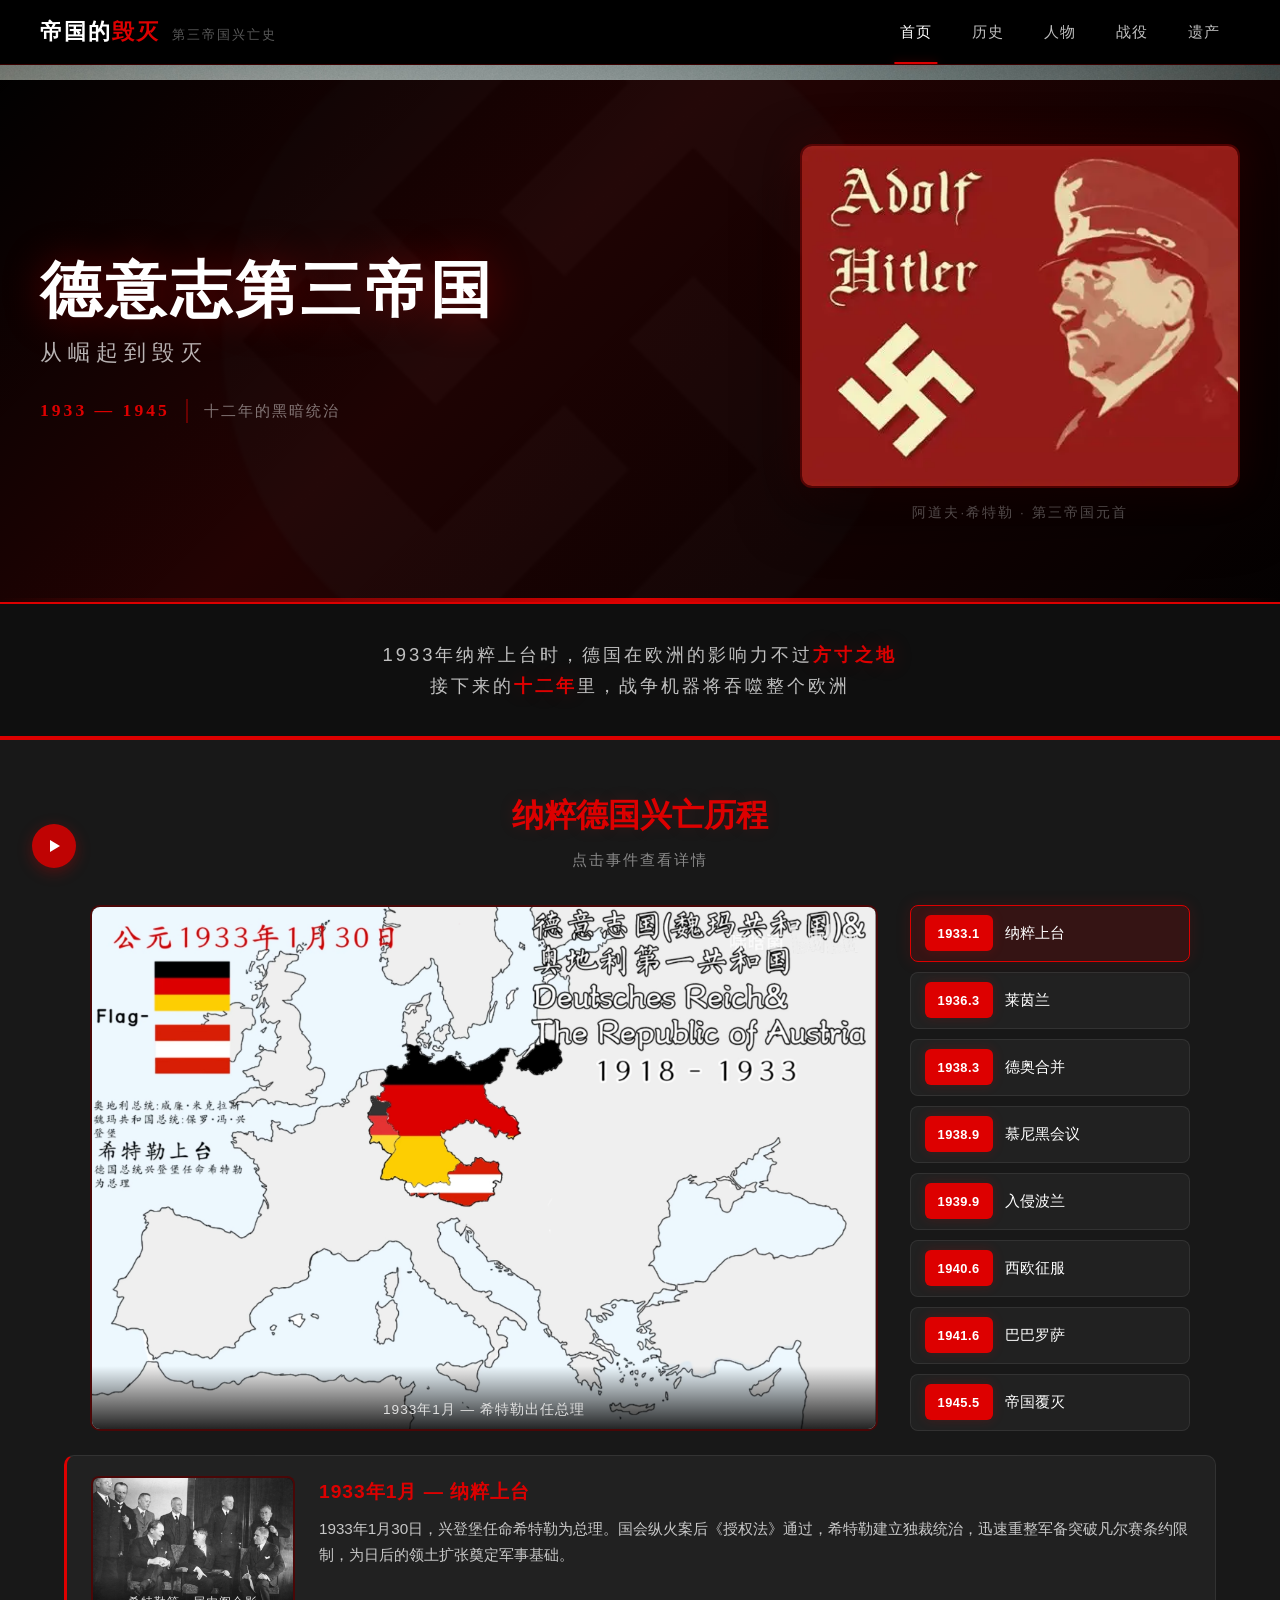
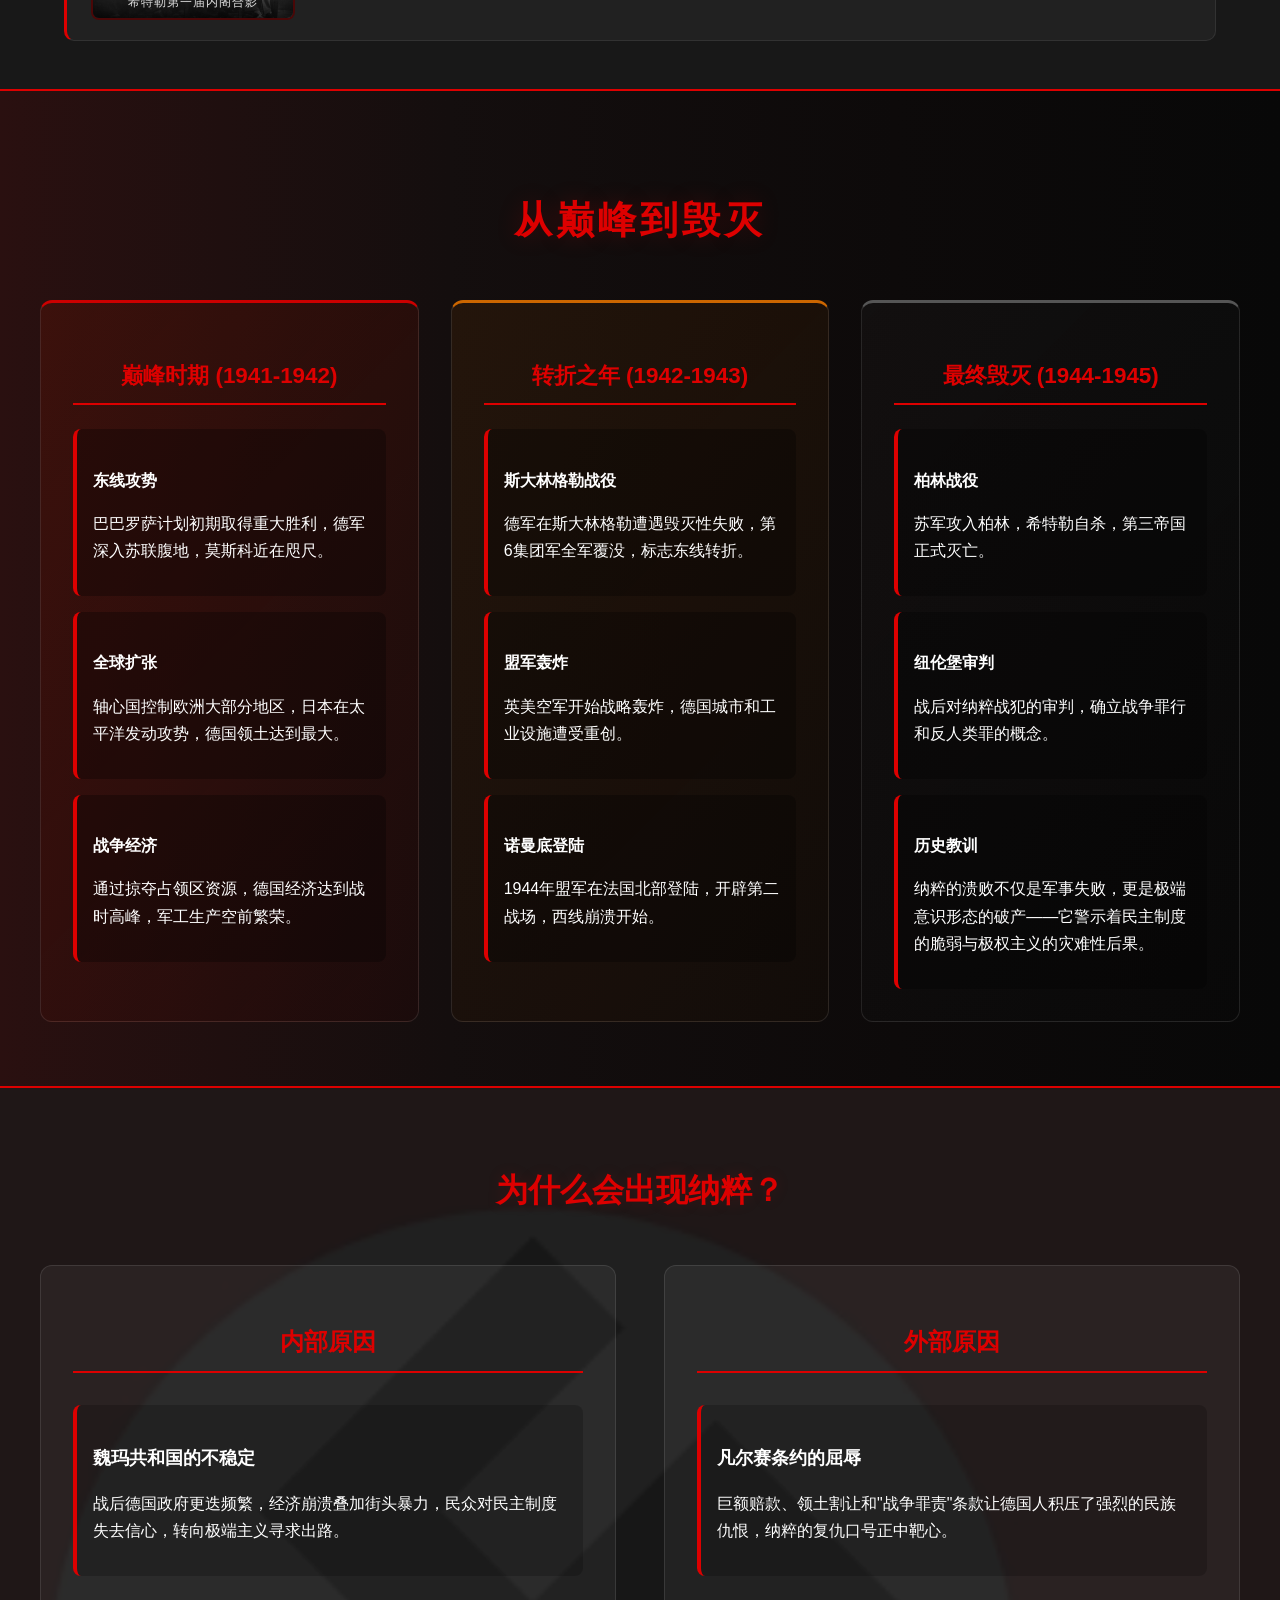
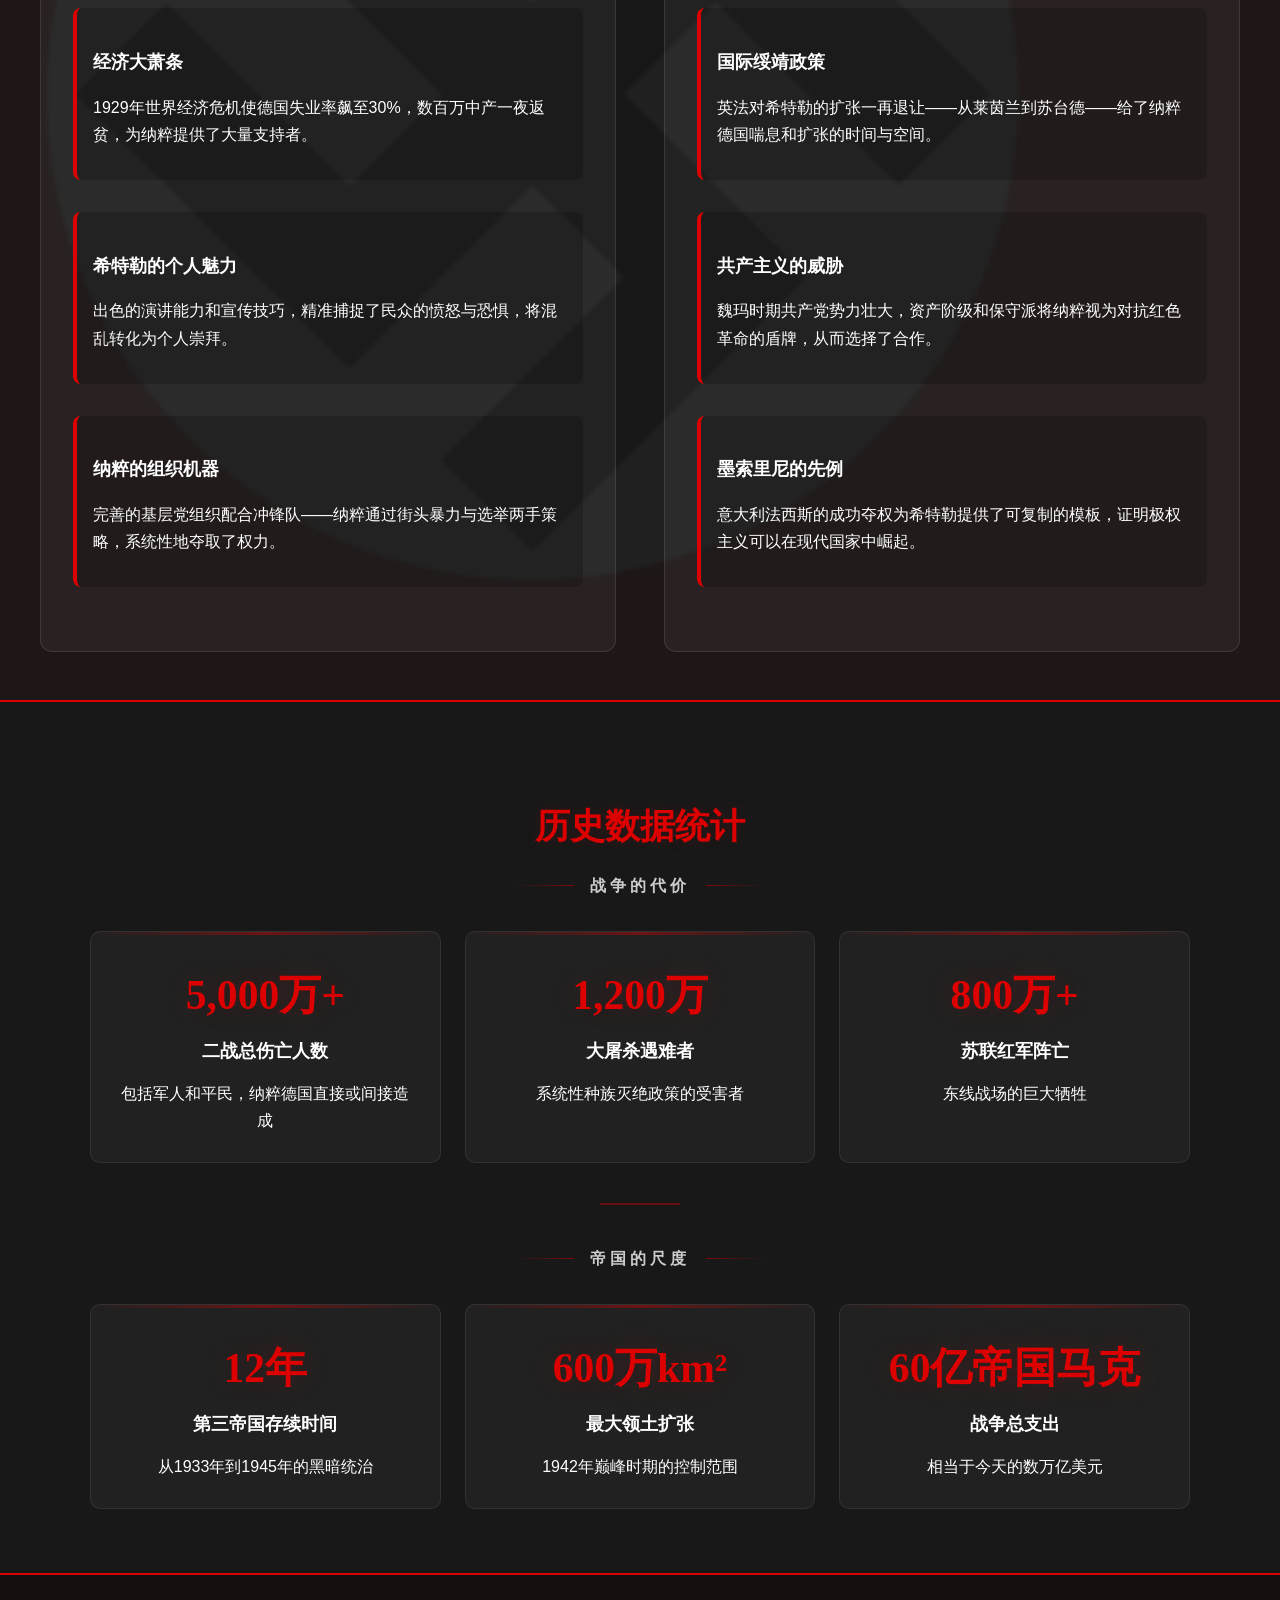
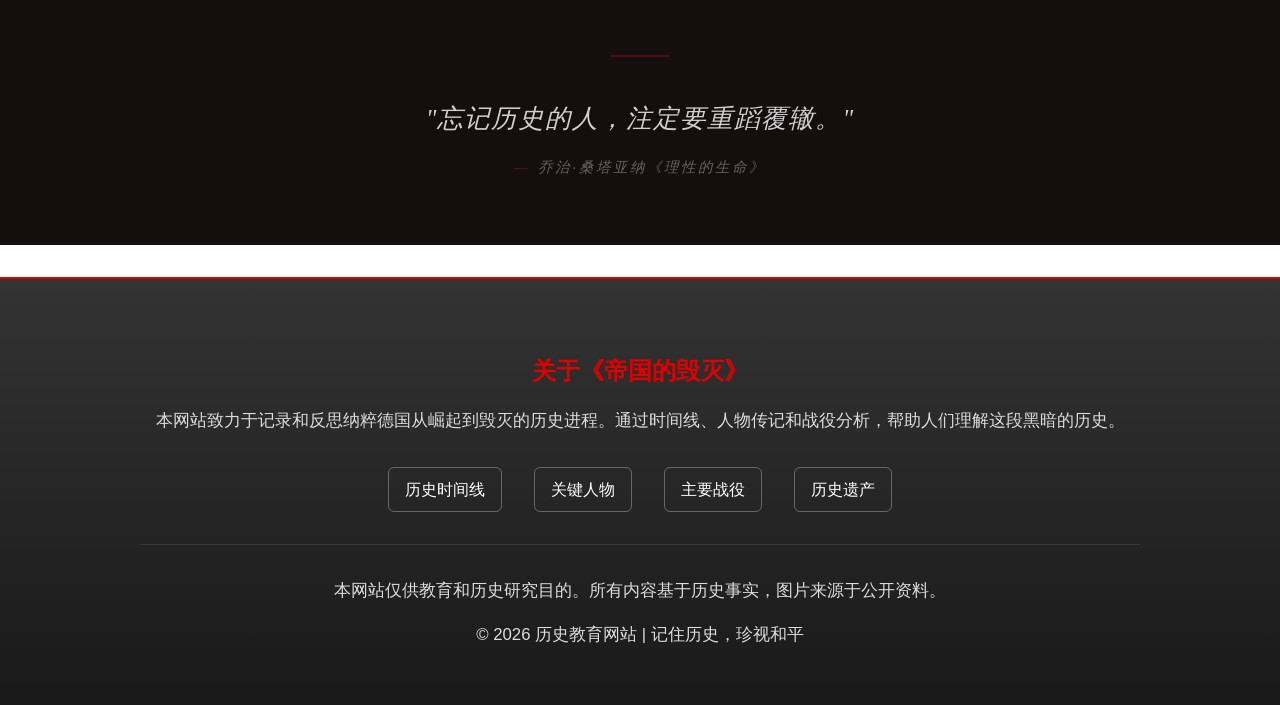
<file: index.html>
<!DOCTYPE html>
<html lang="zh-CN">
<head>
    <meta charset="UTF-8" />
    <meta name="viewport" content="width=device-width, initial-scale=1.0" />
    <title>帝国的毁灭</title>

    <!-- 自己的样式文件 -->
    <link rel="stylesheet" href="css/style.css" />
</head>
<body>

    <!-- 导航栏 -->
    <nav class="navbar">
        <div class="nav-container">
            <div class="nav-title-group">
                <h1 class="nav-title">帝国的<span class="nav-accent">毁灭</span></h1>
                <span class="nav-subtitle">第三帝国兴亡史</span>
            </div>
            <ul class="nav-links">
                <li><a href="index.html">首页</a></li>
                <li><a href="pages/history.html">历史</a></li>
                <li><a href="pages/figures.html">人物</a></li>
                <li><a href="pages/battles.html">战役</a></li>
                <li><a href="pages/legacy.html">遗产</a></li>
            </ul>
        </div>
    </nav>

    <!-- 第一部分：旗帜与元首 -->
    <section class="hero-section">
        <div class="hero-flag-bg">
            <img src="assets/images/nazi-flag.webp" alt="">
        </div>
        <div class="hero-content">
            <div class="hero-text-block">
                <h2>德意志第三帝国</h2>
                <p class="hero-subtitle">从崛起到毁灭</p>
                <div class="hero-meta">
                    <span class="hero-years">1933 — 1945</span>
                    <span class="hero-meta-divider"></span>
                    <span class="hero-tagline">十二年的黑暗统治</span>
                </div>
            </div>
            <div class="hero-portrait-wrap">
                <div class="hero-portrait-frame">
                    <img src="assets/images/hitler.webp" alt="阿道夫·希特勒">
                </div>
                <p class="hero-portrait-caption">阿道夫·希特勒 · 第三帝国元首</p>
            </div>
        </div>
    </section>

    <!-- Hero 到 Timeline 的过渡语 -->
    <section class="transition-strip">
        <p>1933年纳粹上台时，德国在欧洲的影响力不过<span class="ts-highlight">方寸之地</span><br>接下来的<span class="ts-highlight">十二年</span>里，战争机器将吞噬整个欧洲</p>
    </section>

    <!-- 第二部分：纳粹德国势力扩张历程 -->
    <section class="unified-timeline">
        <h2>纳粹德国兴亡历程</h2>
        <p class="ut-subtitle">点击事件查看详情</p>
        <div class="ut-container">
            <div class="ut-visual">
                <img src="assets/images/1933.png" alt="1933年纳粹上台" id="ut-image">
                <span class="ut-caption" id="ut-caption">1933年 — 希特勒出任总理</span>
            </div>
            <div class="ut-list">
                <button class="ut-item active" data-id="1933">
                    <span class="ut-year">1933.1</span>
                    <span class="ut-title">纳粹上台</span>
                </button>
                <button class="ut-item" data-id="1936">
                    <span class="ut-year">1936.3</span>
                    <span class="ut-title">莱茵兰</span>
                </button>
                <button class="ut-item" data-id="1938a">
                    <span class="ut-year">1938.3</span>
                    <span class="ut-title">德奥合并</span>
                </button>
                <button class="ut-item" data-id="1938b">
                    <span class="ut-year">1938.9</span>
                    <span class="ut-title">慕尼黑会议</span>
                </button>
                <button class="ut-item" data-id="1939">
                    <span class="ut-year">1939.9</span>
                    <span class="ut-title">入侵波兰</span>
                </button>
                <button class="ut-item" data-id="1940">
                    <span class="ut-year">1940.6</span>
                    <span class="ut-title">西欧征服</span>
                </button>
                <button class="ut-item" data-id="1941">
                    <span class="ut-year">1941.6</span>
                    <span class="ut-title">巴巴罗萨</span>
                </button>
                <button class="ut-item" data-id="1945">
                    <span class="ut-year">1945.5</span>
                    <span class="ut-title">帝国覆灭</span>
                </button>
            </div>
        </div>
        <div class="ut-description">
            <div class="ut-desc-img">
                <img src="assets/images/expansion-1933.jpg" alt="" id="ut-desc-img">
                <span class="ut-desc-caption" id="ut-desc-caption">希特勒第一届内阁合影</span>
            </div>
            <div class="ut-desc-text">
                <h3 id="ut-title">1933年1月 — 纳粹上台</h3>
                <p id="ut-desc">1933年1月30日，兴登堡任命希特勒为总理。国会纵火案后《授权法》通过，希特勒建立独裁统治，迅速重整军备突破凡尔赛条约限制，为日后的领土扩张奠定军事基础。</p>
            </div>
        </div>
    </section>

    <!-- 从巅峰到毁灭 -->
    <section class="downfall-section">
        <h2>从巅峰到毁灭</h2>
        <div class="downfall-container">
            <div class="downfall-phase">
                <h3>巅峰时期 (1941-1942)</h3>
                <div class="phase-content">
                    <div class="phase-item">
                        <h4>东线攻势</h4>
                        <p>巴巴罗萨计划初期取得重大胜利，德军深入苏联腹地，莫斯科近在咫尺。</p>
                    </div>
                    <div class="phase-item">
                        <h4>全球扩张</h4>
                        <p>轴心国控制欧洲大部分地区，日本在太平洋发动攻势，德国领土达到最大。</p>
                    </div>
                    <div class="phase-item">
                        <h4>战争经济</h4>
                        <p>通过掠夺占领区资源，德国经济达到战时高峰，军工生产空前繁荣。</p>
                    </div>
                </div>
            </div>
            <div class="downfall-phase">
                <h3>转折之年 (1942-1943)</h3>
                <div class="phase-content">
                    <div class="phase-item">
                        <h4>斯大林格勒战役</h4>
                        <p>德军在斯大林格勒遭遇毁灭性失败，第6集团军全军覆没，标志东线转折。</p>
                    </div>
                    <div class="phase-item">
                        <h4>盟军轰炸</h4>
                        <p>英美空军开始战略轰炸，德国城市和工业设施遭受重创。</p>
                    </div>
                    <div class="phase-item">
                        <h4>诺曼底登陆</h4>
                        <p>1944年盟军在法国北部登陆，开辟第二战场，西线崩溃开始。</p>
                    </div>
                </div>
            </div>
            <div class="downfall-phase">
                <h3>最终毁灭 (1944-1945)</h3>
                <div class="phase-content">
                    <div class="phase-item">
                        <h4>柏林战役</h4>
                        <p>苏军攻入柏林，希特勒自杀，第三帝国正式灭亡。</p>
                    </div>
                    <div class="phase-item">
                        <h4>纽伦堡审判</h4>
                        <p>战后对纳粹战犯的审判，确立战争罪行和反人类罪的概念。</p>
                    </div>
                    <div class="phase-item">
                        <h4>历史教训</h4>
                        <p>纳粹的溃败不仅是军事失败，更是极端意识形态的破产——它警示着民主制度的脆弱与极权主义的灾难性后果。</p>
                    </div>
                </div>
            </div>
        </div>
    </section>

    <!-- 政治与支持情况 -->
    <section class="politics-section">
        <div class="politics-flag-bg">
            <img src="assets/images/nazi-flag.webp" alt="">
        </div>
        <h2>为什么会出现纳粹？</h2>
        <div class="politics-container">
            <div class="politics-column left-column">
                <h3>内部原因</h3>
                <div class="reason-item">
                    <h4>魏玛共和国的不稳定</h4>
                    <p>战后德国政府更迭频繁，经济崩溃叠加街头暴力，民众对民主制度失去信心，转向极端主义寻求出路。</p>
                </div>
                <div class="reason-item">
                    <h4>经济大萧条</h4>
                    <p>1929年世界经济危机使德国失业率飙至30%，数百万中产一夜返贫，为纳粹提供了大量支持者。</p>
                </div>
                <div class="reason-item">
                    <h4>希特勒的个人魅力</h4>
                    <p>出色的演讲能力和宣传技巧，精准捕捉了民众的愤怒与恐惧，将混乱转化为个人崇拜。 </p>
                </div>
                <div class="reason-item">
                    <h4>纳粹的组织机器</h4>
                    <p>完善的基层党组织配合冲锋队——纳粹通过街头暴力与选举两手策略，系统性地夺取了权力。</p>
                </div>
            </div>
            <div class="politics-column right-column">
                <h3>外部原因</h3>
                <div class="reason-item">
                    <h4>凡尔赛条约的屈辱</h4>
                    <p>巨额赔款、领土割让和"战争罪责"条款让德国人积压了强烈的民族仇恨，纳粹的复仇口号正中靶心。</p>
                </div>
                <div class="reason-item">
                    <h4>国际绥靖政策</h4>
                    <p>英法对希特勒的扩张一再退让——从莱茵兰到苏台德——给了纳粹德国喘息和扩张的时间与空间。</p>
                </div>
                <div class="reason-item">
                    <h4>共产主义的威胁</h4>
                    <p>魏玛时期共产党势力壮大，资产阶级和保守派将纳粹视为对抗红色革命的盾牌，从而选择了合作。 </p>
                </div>
                <div class="reason-item">
                    <h4>墨索里尼的先例</h4>
                    <p>意大利法西斯的成功夺权为希特勒提供了可复制的模板，证明极权主义可以在现代国家中崛起。</p>
                </div>
            </div>
        </div>
    </section>

    <!-- 历史统计数据 -->
    <section class="stats-section">
        <h2>历史数据统计</h2>
        <div class="stats-groups">
            <div class="stats-group">
                <h3 class="stats-group-title">
                    <span class="stats-group-line"></span>
                    战争的代价
                    <span class="stats-group-line"></span>
                </h3>
                <div class="stats-grid">
                    <div class="stat-item">
                        <div class="stat-number">5,000万+</div>
                        <div class="stat-label">二战总伤亡人数</div>
                        <div class="stat-desc">包括军人和平民，纳粹德国直接或间接造成</div>
                    </div>
                    <div class="stat-item">
                        <div class="stat-number">1,200万</div>
                        <div class="stat-label">大屠杀遇难者</div>
                        <div class="stat-desc">系统性种族灭绝政策的受害者</div>
                    </div>
                    <div class="stat-item">
                        <div class="stat-number">800万+</div>
                        <div class="stat-label">苏联红军阵亡</div>
                        <div class="stat-desc">东线战场的巨大牺牲</div>
                    </div>
                </div>
            </div>
            <div class="stats-divider"></div>
            <div class="stats-group">
                <h3 class="stats-group-title">
                    <span class="stats-group-line"></span>
                    帝国的尺度
                    <span class="stats-group-line"></span>
                </h3>
                <div class="stats-grid">
                    <div class="stat-item">
                        <div class="stat-number">12年</div>
                        <div class="stat-label">第三帝国存续时间</div>
                        <div class="stat-desc">从1933年到1945年的黑暗统治</div>
                    </div>
                    <div class="stat-item">
                        <div class="stat-number">600万km²</div>
                        <div class="stat-label">最大领土扩张</div>
                        <div class="stat-desc">1942年巅峰时期的控制范围</div>
                    </div>
                    <div class="stat-item">
                        <div class="stat-number">60亿帝国马克</div>
                        <div class="stat-label">战争总支出</div>
                        <div class="stat-desc">相当于今天的数万亿美元</div>
                    </div>
                </div>
            </div>
        </div>
    </section>

    <!-- 历史引语 -->
    <section class="quote-section">
        <blockquote class="quote-block">
            <p class="quote-text">"忘记历史的人，注定要重蹈覆辙。"</p>
            <cite class="quote-source">乔治·桑塔亚纳《理性的生命》</cite>
        </blockquote>
    </section>

    <!-- 页脚 -->
    <footer class="main-footer">
        <div class="footer-content">
            <h3>关于《帝国的毁灭》</h3>
            <p>本网站致力于记录和反思纳粹德国从崛起到毁灭的历史进程。通过时间线、人物传记和战役分析，帮助人们理解这段黑暗的历史。</p>
            <div class="footer-links">
                <a href="pages/history.html">历史时间线</a>
                <a href="pages/figures.html">关键人物</a>
                <a href="pages/battles.html">主要战役</a>
                <a href="pages/legacy.html">历史遗产</a>
            </div>
            <div class="footer-note">
                <p>本网站仅供教育和历史研究目的。所有内容基于历史事实，图片来源于公开资料。</p>
                <p>&copy; 2026 历史教育网站 | 记住历史，珍视和平</p>
            </div>
        </div>
    </footer>

    <!-- 背景音乐播放器 -->
    <div class="music-player">
        <audio id="bg-music" src="assets/music/background-music.mp4" loop preload="auto"></audio>
        <button id="music-toggle" class="music-btn" aria-label="播放/暂停背景音乐">
            <svg class="music-icon-play" viewBox="0 0 20 20" fill="none">
                <path d="M6 4l10 6-10 6V4z" fill="currentColor"/>
            </svg>
            <svg class="music-icon-pause" viewBox="0 0 20 20" fill="none">
                <rect x="5" y="4" width="3" height="12" rx="1" fill="currentColor"/>
                <rect x="12" y="4" width="3" height="12" rx="1" fill="currentColor"/>
            </svg>
        </button>
        <span class="music-status">背景音乐</span>
    </div>

    <!-- 回到顶部 -->
    <button id="back-to-top" aria-label="回到顶部">
        <svg width="20" height="20" viewBox="0 0 20 20" fill="none">
            <path d="M4 12l6-6 6 6" stroke="currentColor" stroke-width="2" stroke-linecap="round"/>
        </svg>
    </button>

    <!-- 脚本 -->
    <script src="js/app.js"></script>
</body>
</html>
</file>
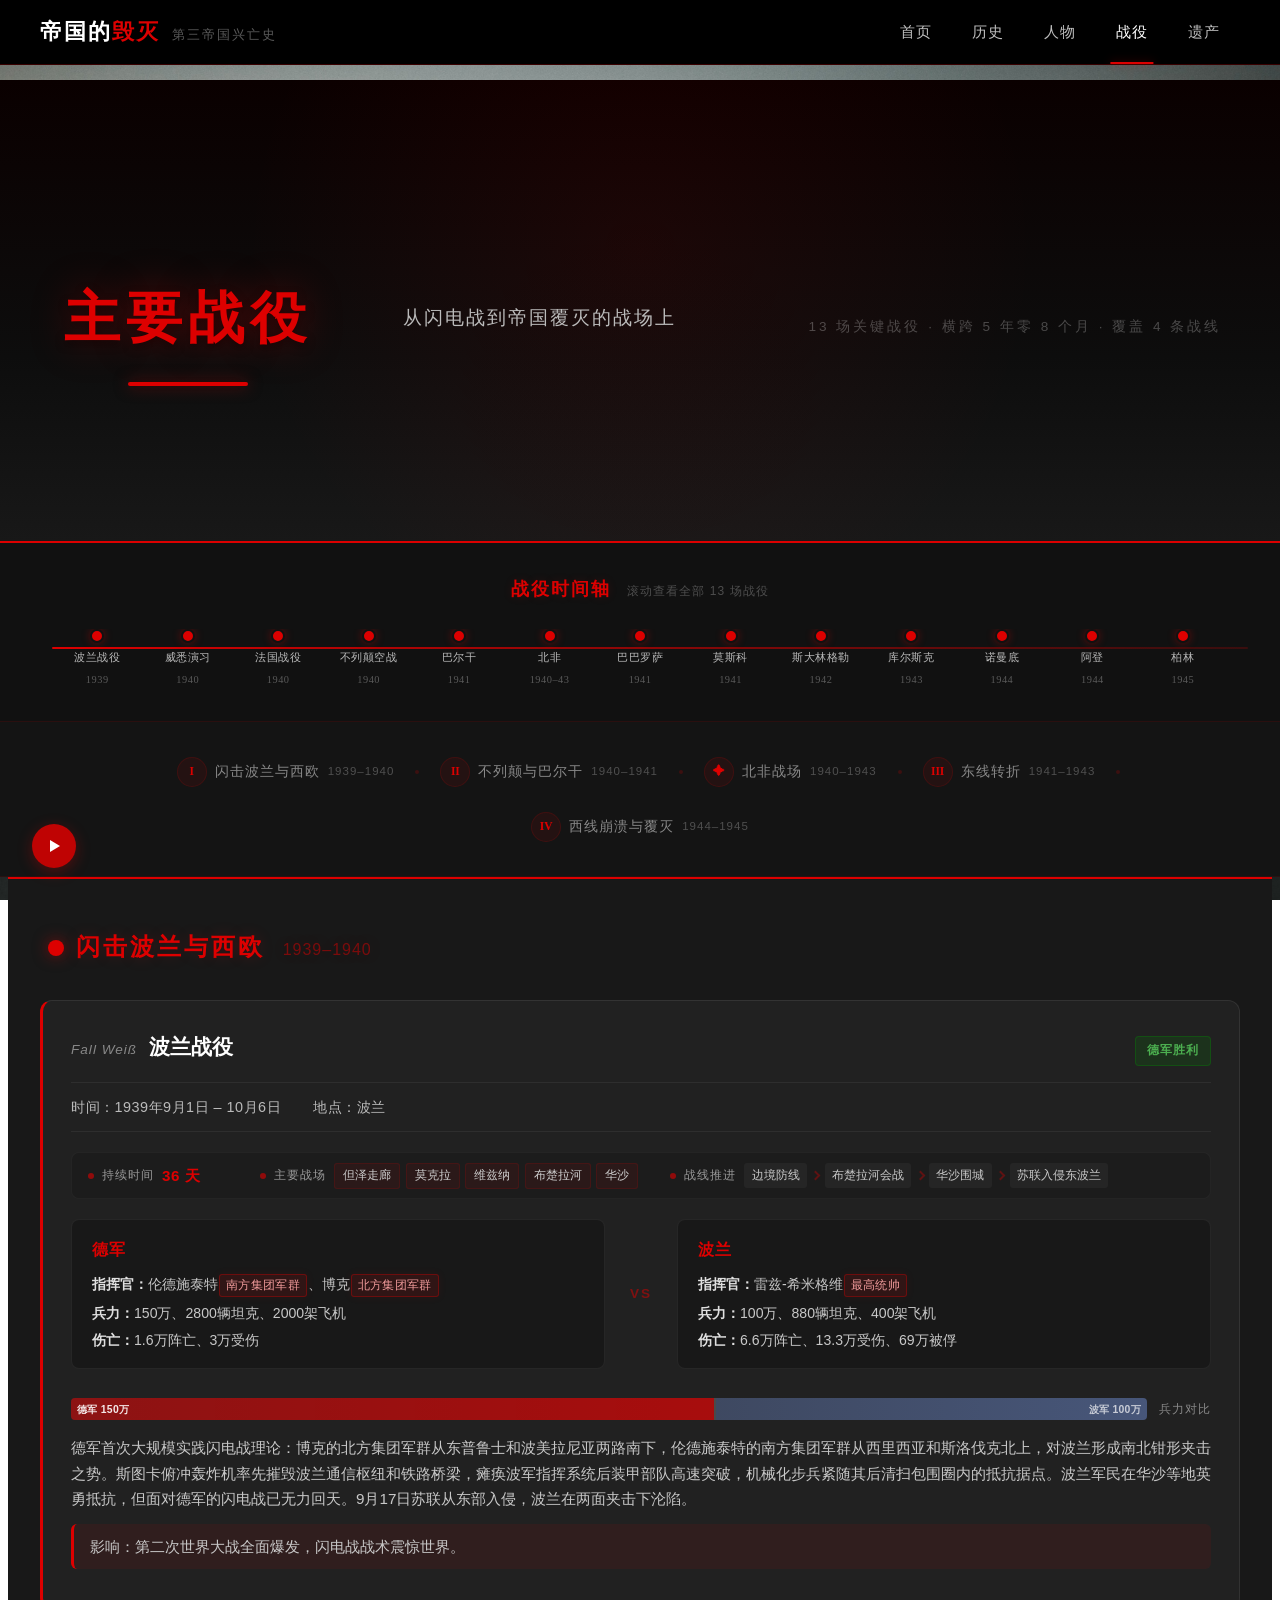
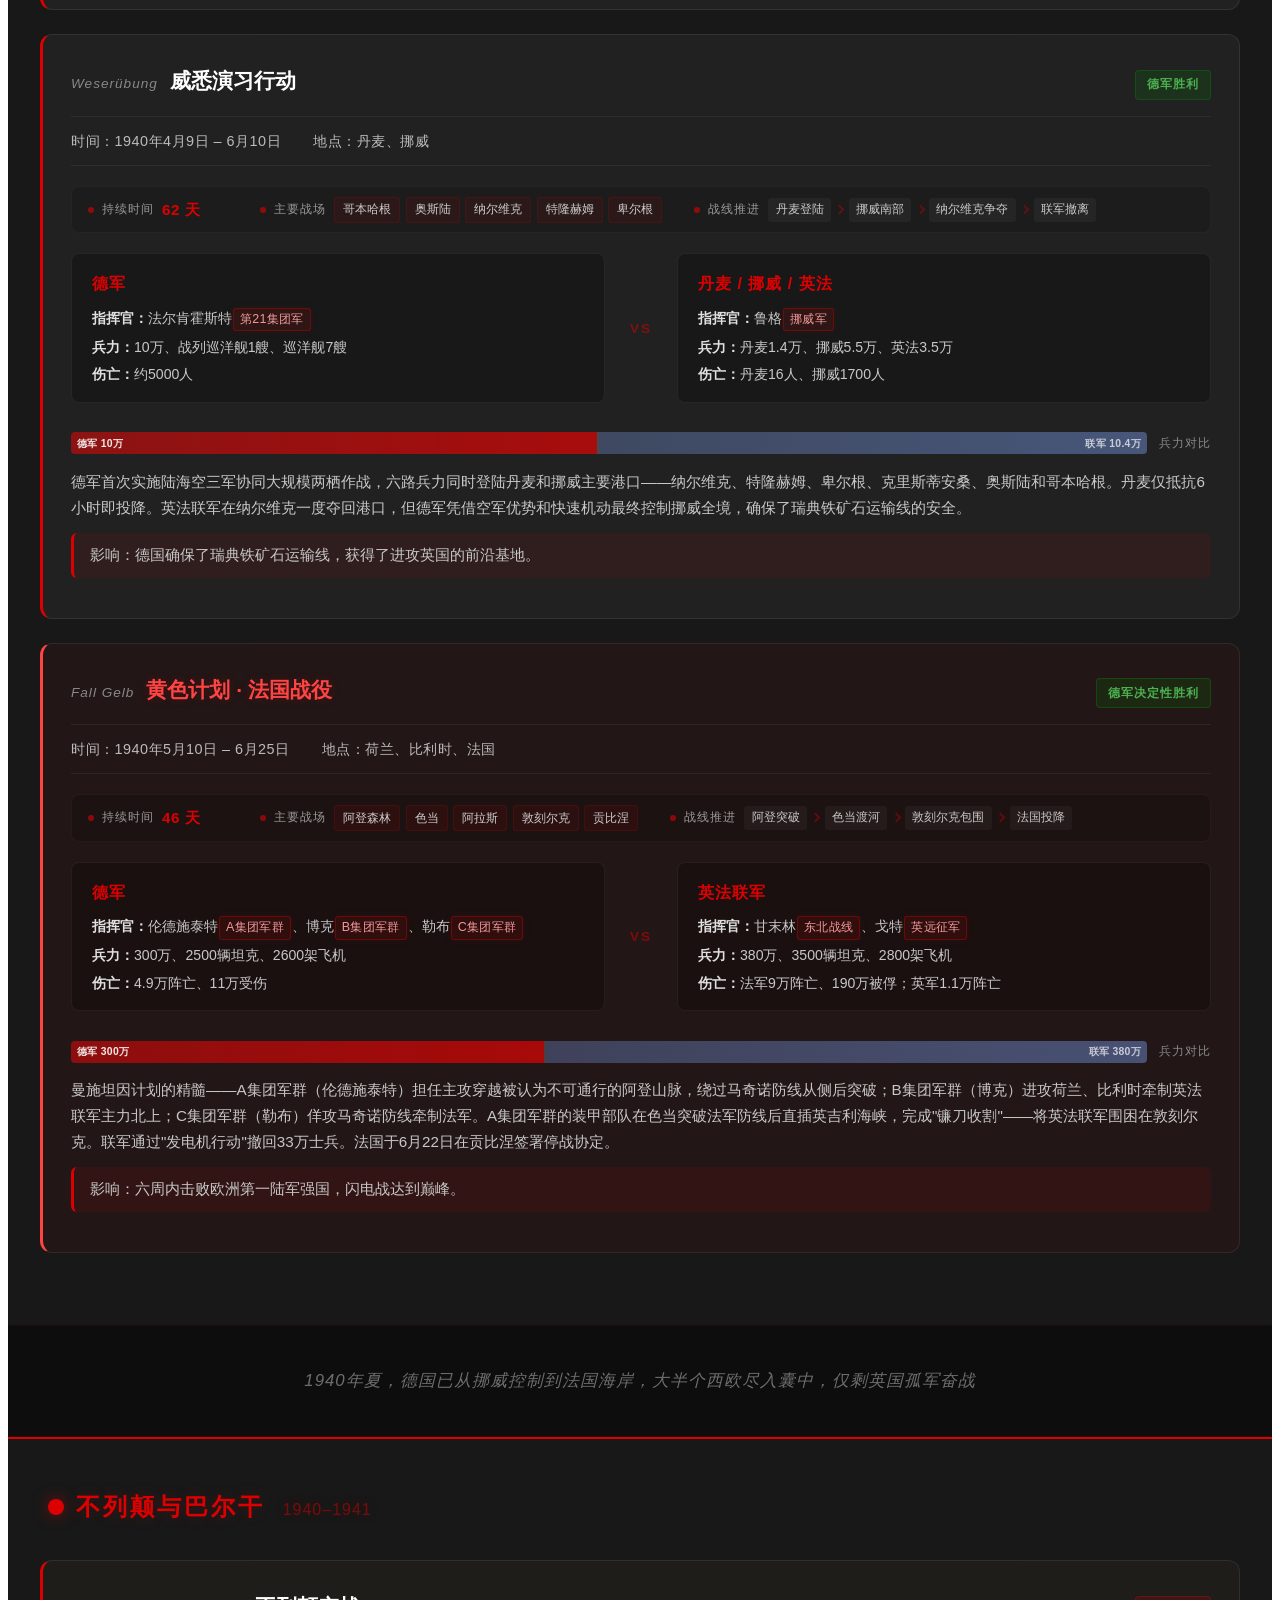
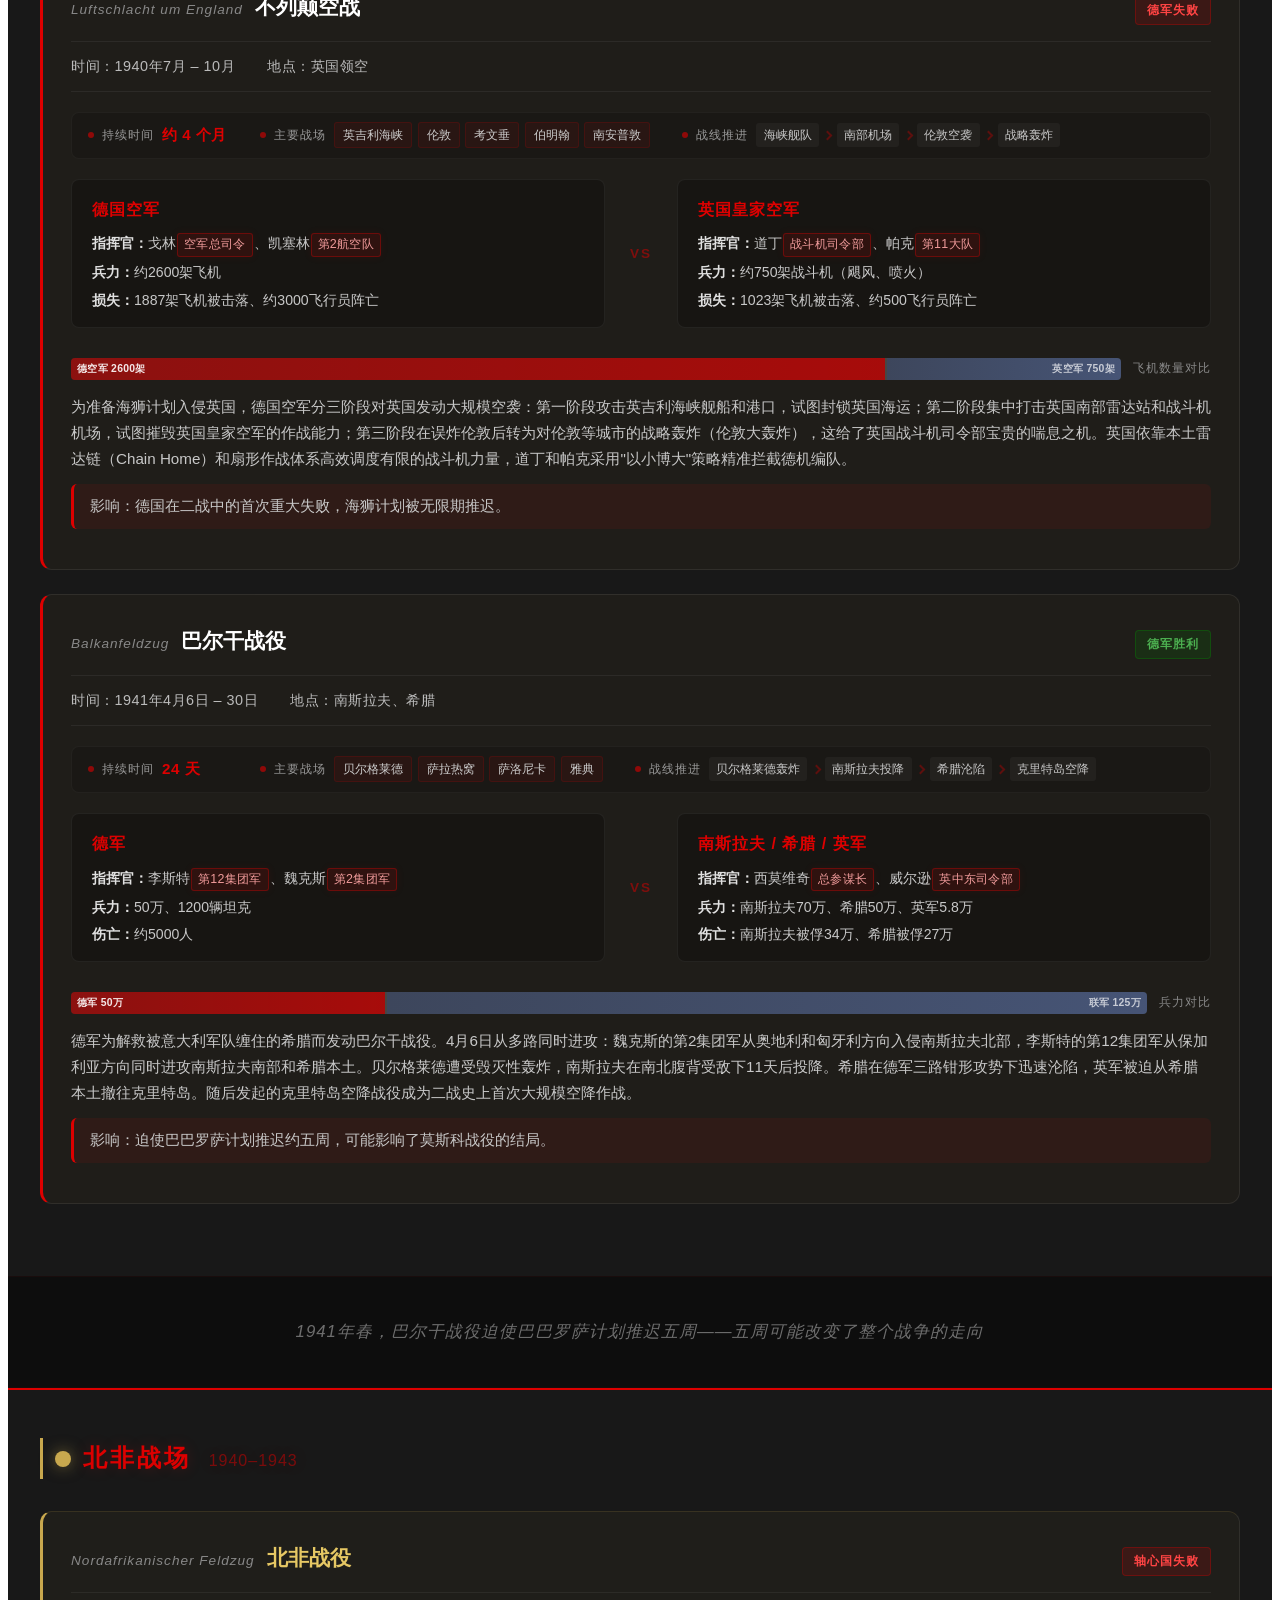
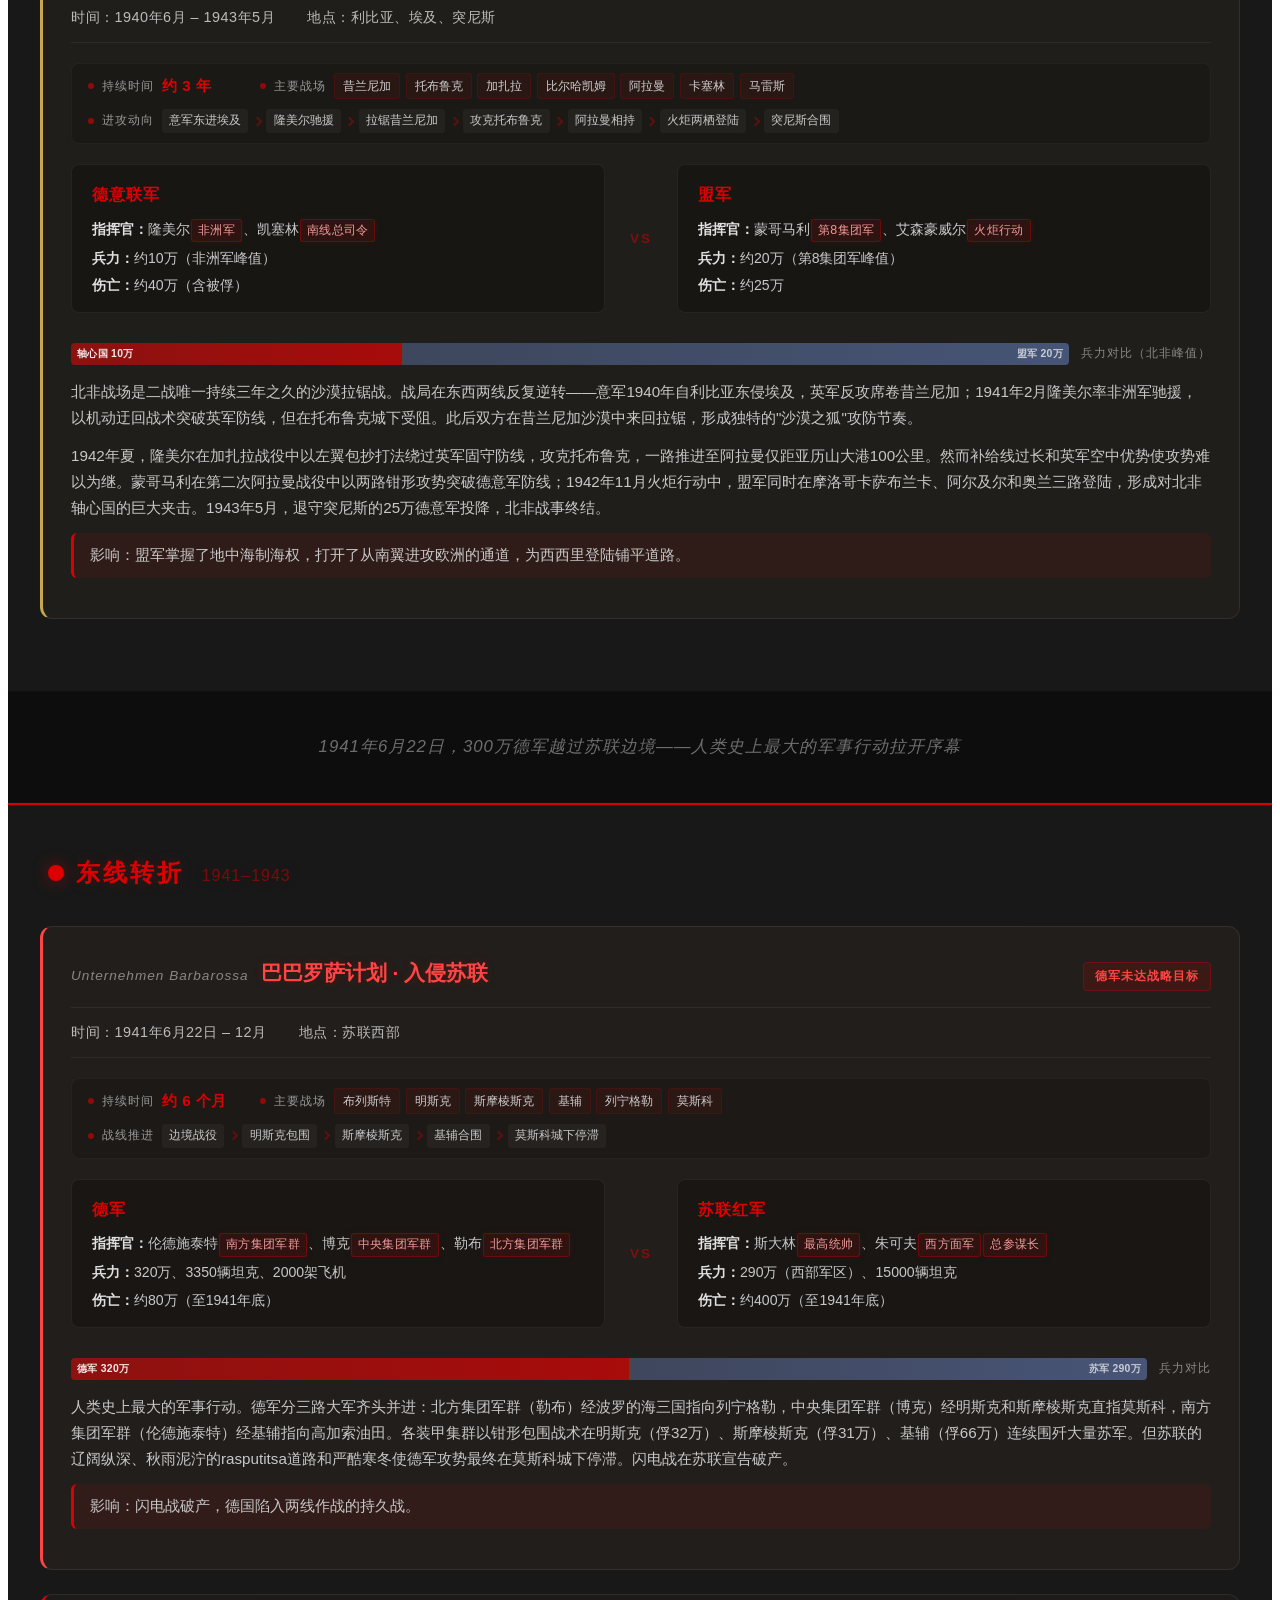
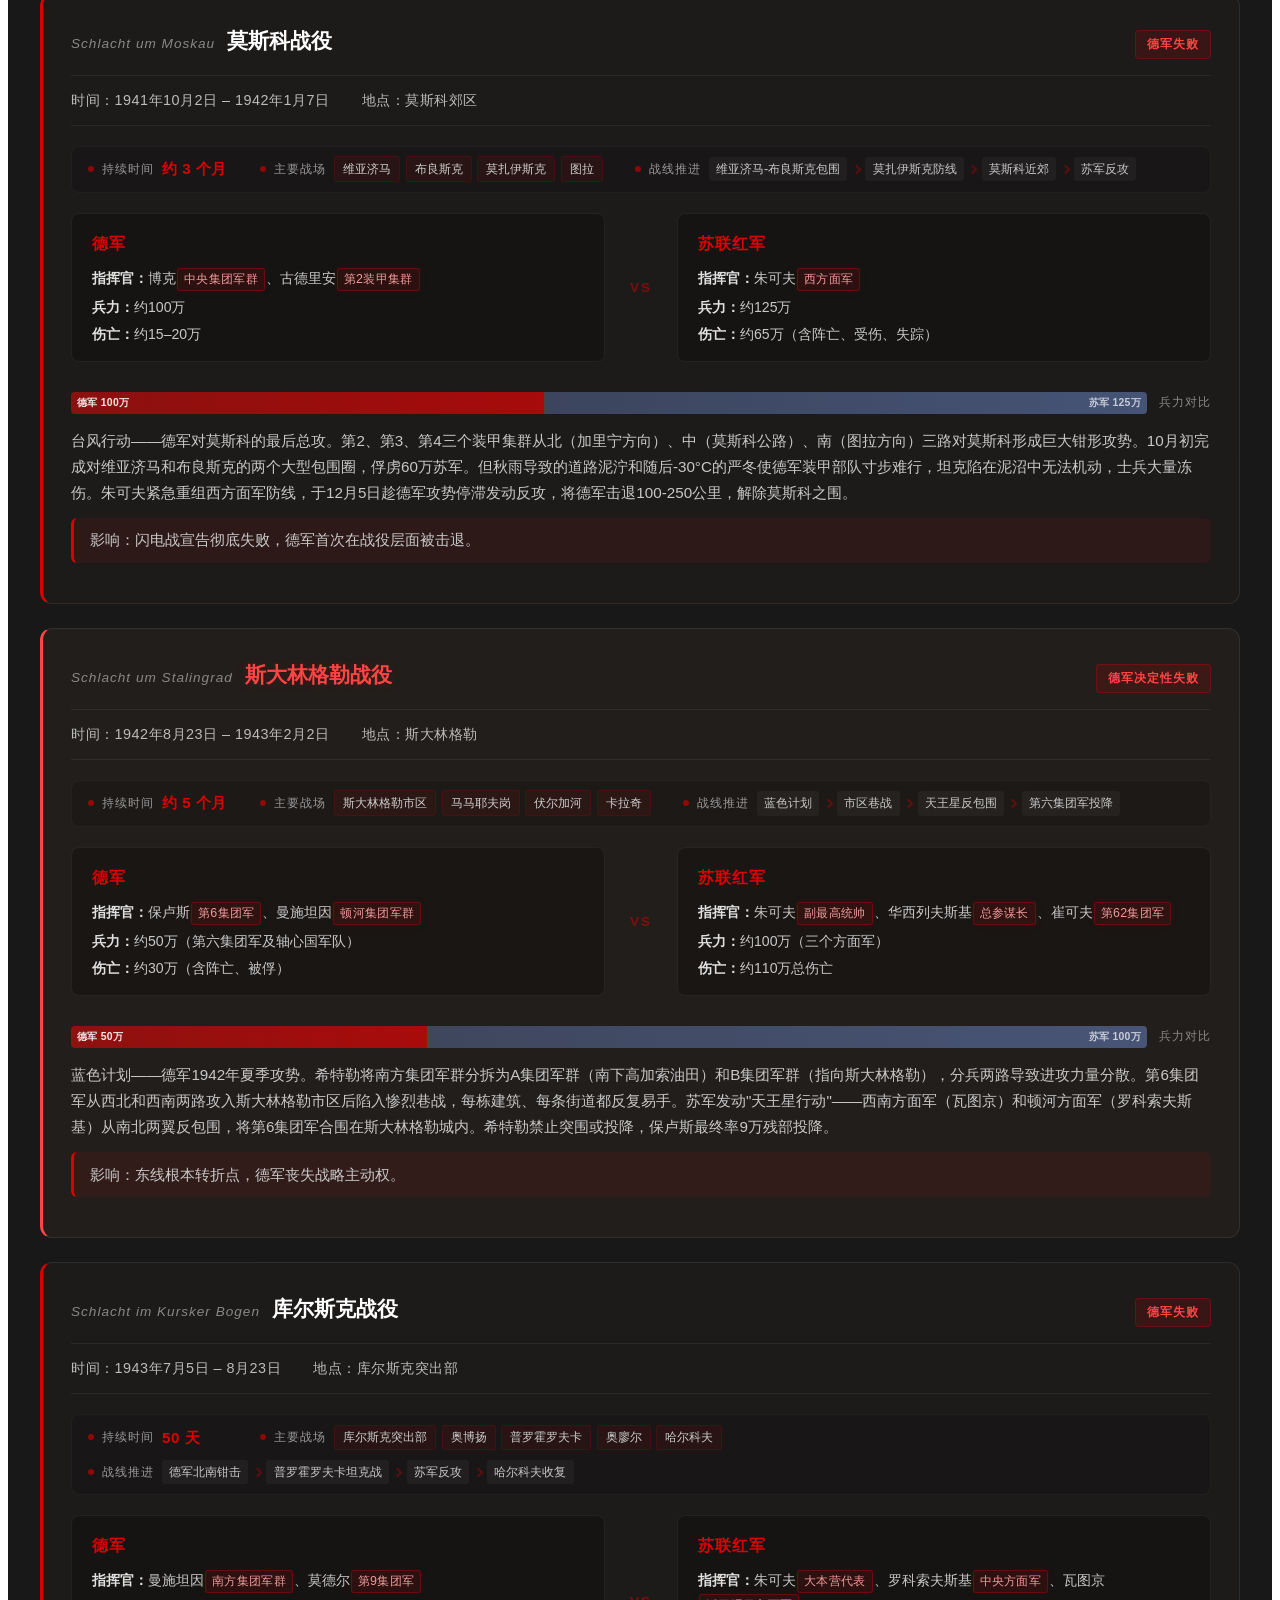
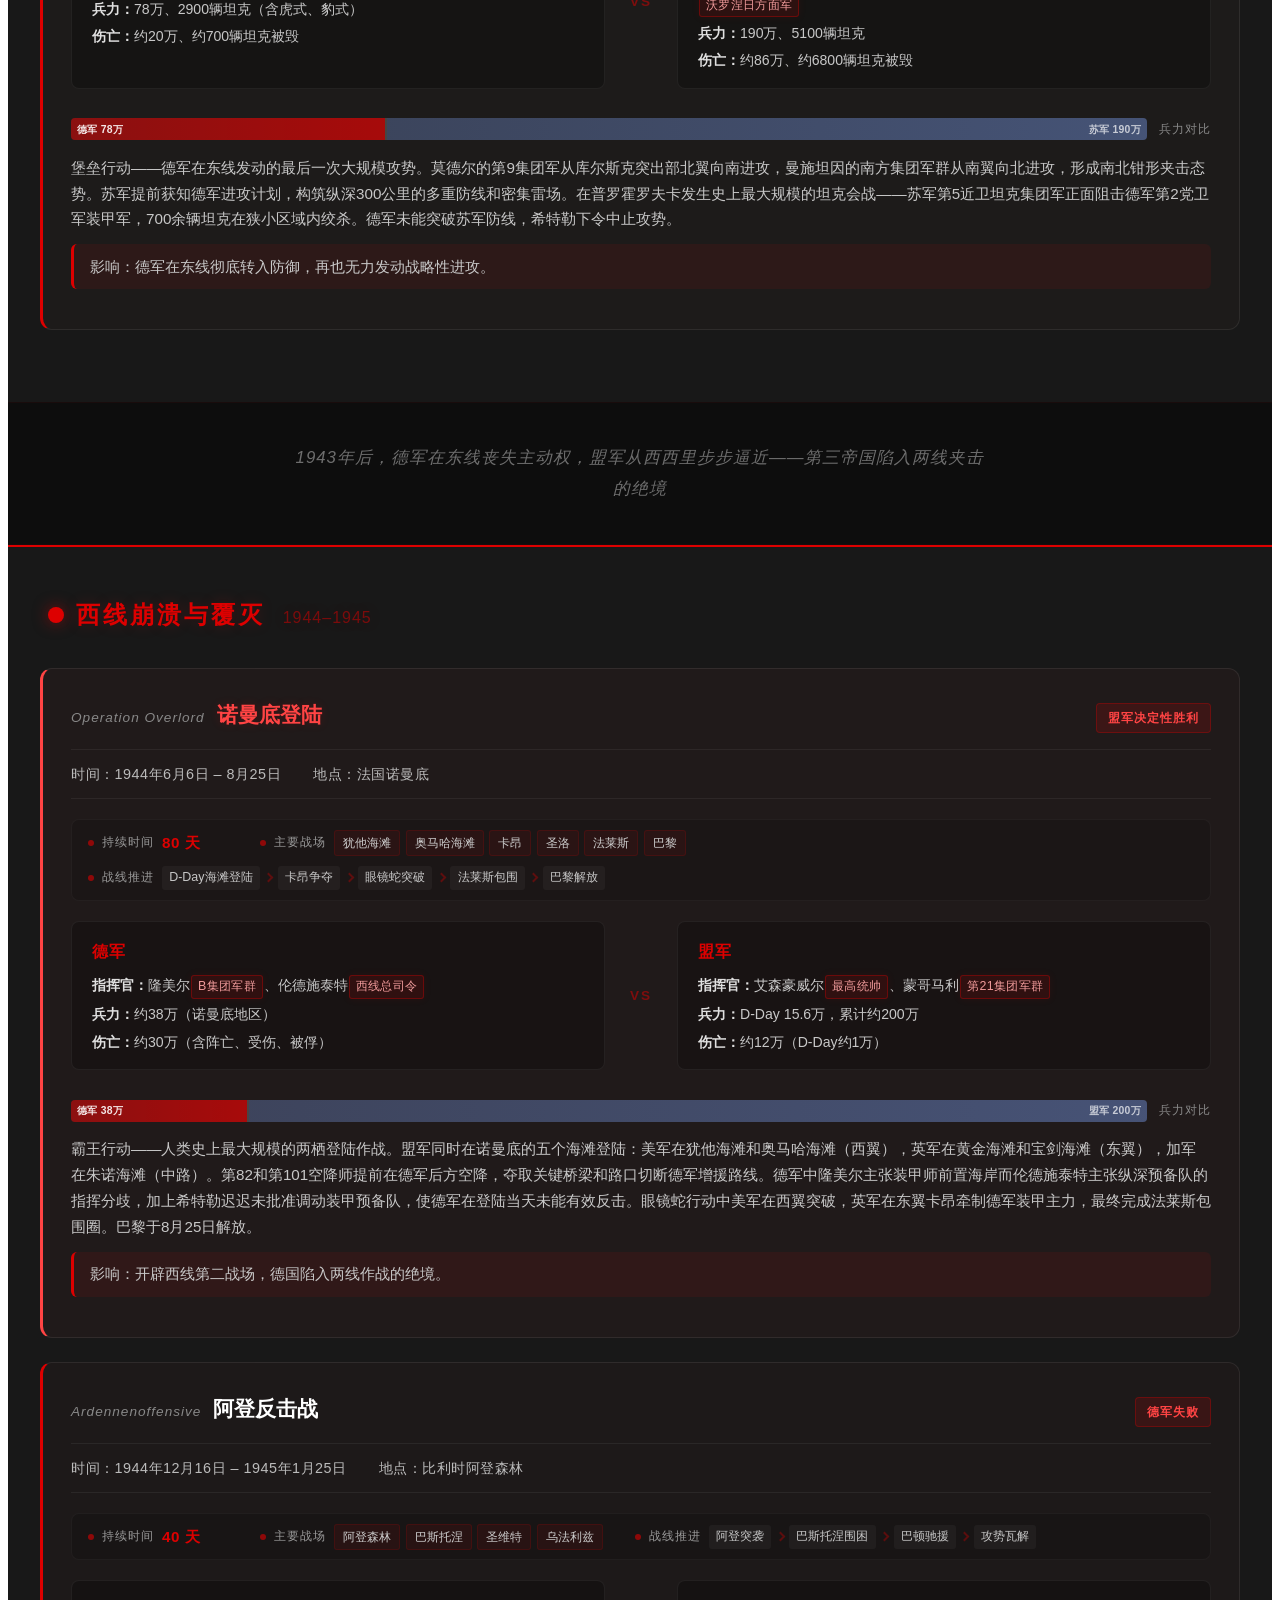
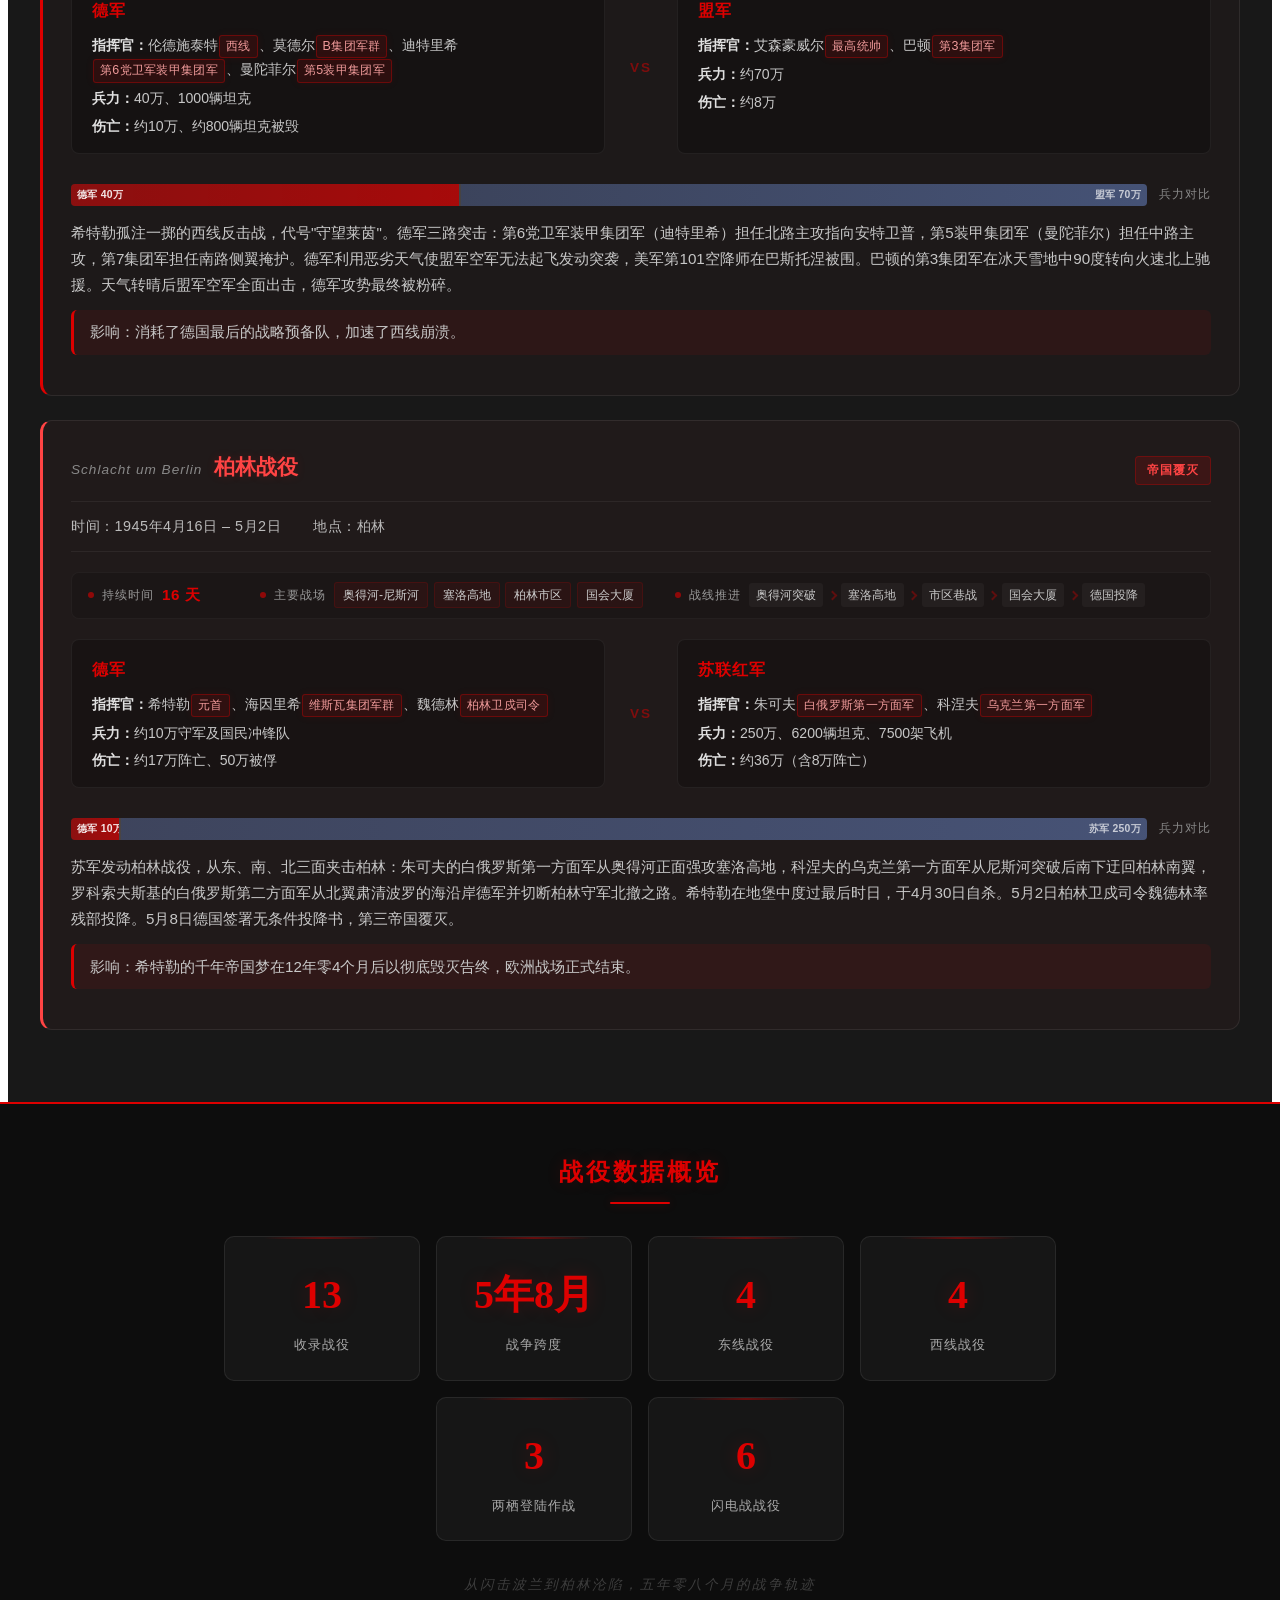
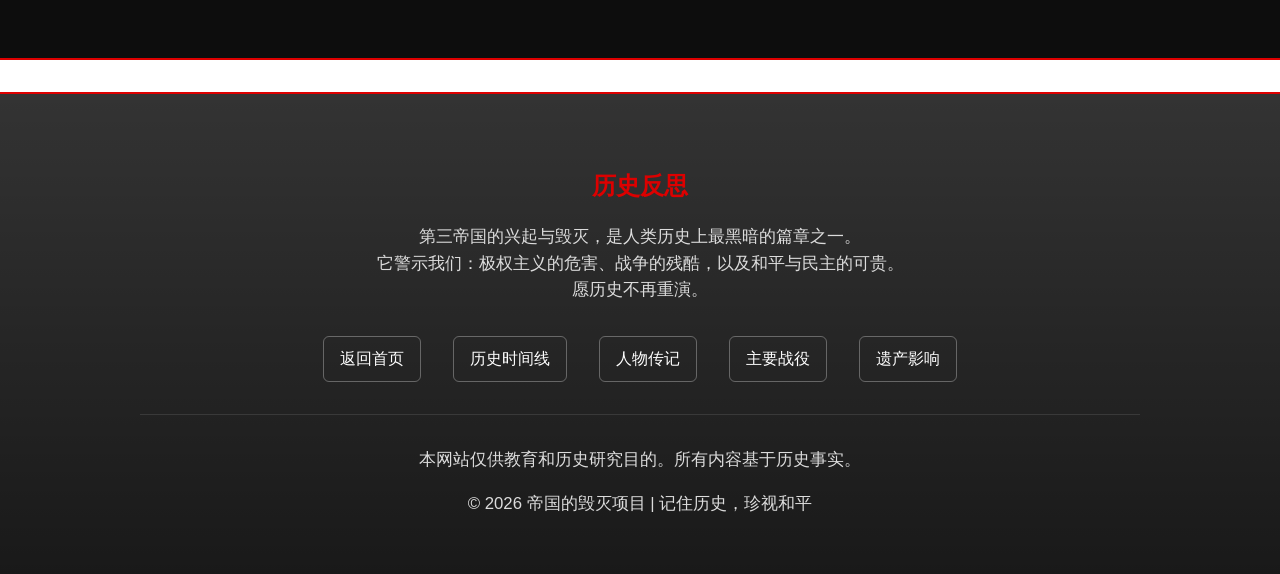
<file: pages/battles.html>
﻿<!DOCTYPE html>
<html lang="zh-CN">
<head>
    <meta charset="UTF-8">
    <meta name="viewport" content="width=device-width, initial-scale=1.0">
    <title>战役 - 帝国的毁灭</title>
    <link rel="stylesheet" href="../css/style.css" />
</head>
<body>
    <nav class="navbar">
        <div class="nav-container">
            <div class="nav-title-group">
                <h1 class="nav-title">帝国的<span class="nav-accent">毁灭</span></h1>
                <span class="nav-subtitle">第三帝国兴亡史</span>
            </div>
            <ul class="nav-links">
                <li><a href="../index.html">首页</a></li>
                <li><a href="history.html">历史</a></li>
                <li><a href="figures.html">人物</a></li>
                <li><a href="battles.html">战役</a></li>
                <li><a href="legacy.html">遗产</a></li>
            </ul>
        </div>
    </nav>

    <section class="battles-hero">
        <div class="hero-content">
            <h2>主要战役</h2>
            <p>从闪电战到帝国覆灭的战场上</p>
            <p class="hero-sub">13 场关键战役 · 横跨 5 年零 8 个月 · 覆盖 4 条战线</p>
        </div>
    </section>

    <!-- ===== 时间轴概览 ===== -->
    <section class="battle-timeline">
        <div class="bt-header">
            <h3>战役时间轴</h3>
            <span class="bt-hint">滚动查看全部 13 场战役</span>
        </div>
        <div class="bt-track-wrap">
            <div class="bt-track">
                <a href="#b-poland" class="bt-item">
                    <span class="bt-dot"></span>
                    <span class="bt-name">波兰战役</span>
                    <span class="bt-year">1939</span>
                </a>
                <a href="#b-weser" class="bt-item">
                    <span class="bt-dot"></span>
                    <span class="bt-name">威悉演习</span>
                    <span class="bt-year">1940</span>
                </a>
                <a href="#b-france" class="bt-item">
                    <span class="bt-dot"></span>
                    <span class="bt-name">法国战役</span>
                    <span class="bt-year">1940</span>
                </a>
                <a href="#b-britain" class="bt-item">
                    <span class="bt-dot"></span>
                    <span class="bt-name">不列颠空战</span>
                    <span class="bt-year">1940</span>
                </a>
                <a href="#b-balkan" class="bt-item">
                    <span class="bt-dot"></span>
                    <span class="bt-name">巴尔干</span>
                    <span class="bt-year">1941</span>
                </a>
                <a href="#b-africa" class="bt-item">
                    <span class="bt-dot"></span>
                    <span class="bt-name">北非</span>
                    <span class="bt-year">1940–43</span>
                </a>
                <a href="#b-barbarossa" class="bt-item">
                    <span class="bt-dot"></span>
                    <span class="bt-name">巴巴罗萨</span>
                    <span class="bt-year">1941</span>
                </a>
                <a href="#b-moscow" class="bt-item">
                    <span class="bt-dot"></span>
                    <span class="bt-name">莫斯科</span>
                    <span class="bt-year">1941</span>
                </a>
                <a href="#b-stalingrad" class="bt-item">
                    <span class="bt-dot"></span>
                    <span class="bt-name">斯大林格勒</span>
                    <span class="bt-year">1942</span>
                </a>
                <a href="#b-kursk" class="bt-item">
                    <span class="bt-dot"></span>
                    <span class="bt-name">库尔斯克</span>
                    <span class="bt-year">1943</span>
                </a>
                <a href="#b-normandy" class="bt-item">
                    <span class="bt-dot"></span>
                    <span class="bt-name">诺曼底</span>
                    <span class="bt-year">1944</span>
                </a>
                <a href="#b-ardenne" class="bt-item">
                    <span class="bt-dot"></span>
                    <span class="bt-name">阿登</span>
                    <span class="bt-year">1944</span>
                </a>
                <a href="#b-berlin" class="bt-item">
                    <span class="bt-dot"></span>
                    <span class="bt-name">柏林</span>
                    <span class="bt-year">1945</span>
                </a>
            </div>
        </div>
    </section>

    <!-- ===== 阶段导航 ===== -->
    <nav class="phase-nav">
        <a href="#phase1" class="pn-item">
            <span class="pn-num">I</span>
            <span class="pn-label">闪击波兰与西欧</span>
            <span class="pn-years">1939–1940</span>
        </a>
        <span class="pn-dot"></span>
        <a href="#phase2" class="pn-item">
            <span class="pn-num">II</span>
            <span class="pn-label">不列颠与巴尔干</span>
            <span class="pn-years">1940–1941</span>
        </a>
        <span class="pn-dot"></span>
        <a href="#phase-africa" class="pn-item">
            <span class="pn-num">✦</span>
            <span class="pn-label">北非战场</span>
            <span class="pn-years">1940–1943</span>
        </a>
        <span class="pn-dot"></span>
        <a href="#phase3" class="pn-item">
            <span class="pn-num">III</span>
            <span class="pn-label">东线转折</span>
            <span class="pn-years">1941–1943</span>
        </a>
        <span class="pn-dot"></span>
        <a href="#phase4" class="pn-item">
            <span class="pn-num">IV</span>
            <span class="pn-label">西线崩溃与覆灭</span>
            <span class="pn-years">1944–1945</span>
        </a>
    </nav>

    <!-- ===== 阶段一 ===== -->
    <section id="phase1" class="battles-phase">
        <div class="bp-header">
            <span class="bp-dot"></span>
            <h3>闪击波兰与西欧 <span class="bp-range">1939–1940</span></h3>
        </div>

        <!-- 波兰战役 -->
        <div id="b-poland" class="battle-card">
            <div class="battle-head">
                <span class="battle-codename">Fall Weiß</span>
                <h4>波兰战役</h4>
                <span class="battle-result battle-win">德军胜利</span>
            </div>
            <div class="battle-meta">
                <span class="battle-meta-item">时间：1939年9月1日 – 10月6日</span>
                <span class="battle-meta-item">地点：波兰</span>
            </div>
            <div class="battle-extra">
                <div class="be-item">
                    <span class="be-item-label">持续时间</span>
                    <span class="be-item-value">36 天</span>
                </div>
                <div class="be-item">
                    <span class="be-item-label">主要战场</span>
                    <div class="be-tags">
                        <span class="be-tag">但泽走廊</span>
                        <span class="be-tag">莫克拉</span>
                        <span class="be-tag">维兹纳</span>
                        <span class="be-tag">布楚拉河</span>
                        <span class="be-tag">华沙</span>
                    </div>
                </div>
                <div class="be-item">
                    <span class="be-item-label">战线推进</span>
                    <div class="be-route">
                        <span class="be-route-item">边境防线</span>
                        <span class="be-route-arrow"></span>
                        <span class="be-route-item">布楚拉河会战</span>
                        <span class="be-route-arrow"></span>
                        <span class="be-route-item">华沙围城</span>
                        <span class="be-route-arrow"></span>
                        <span class="be-route-item">苏联入侵东波兰</span>
                    </div>
                </div>
            </div>
            <div class="battle-compare">
                <div class="bc-side">
                    <h5>德军</h5>
                    <p><strong>指挥官：</strong>伦德施泰特<span class="army-group">南方集团军群</span>、博克<span class="army-group">北方集团军群</span></p>
                    <p><strong>兵力：</strong>150万、2800辆坦克、2000架飞机</p>
                    <p><strong>伤亡：</strong>1.6万阵亡、3万受伤</p>
                </div>
                <div class="bc-vs">VS</div>
                <div class="bc-side">
                    <h5>波兰</h5>
                    <p><strong>指挥官：</strong>雷兹-希米格维<span class="army-group">最高统帅</span></p>
                    <p><strong>兵力：</strong>100万、880辆坦克、400架飞机</p>
                    <p><strong>伤亡：</strong>6.6万阵亡、13.3万受伤、69万被俘</p>
                </div>
            </div>
            <div class="bc-bar">
                <div class="bc-bar-track">
                    <div class="bc-bar-g" style="width:60%"><span>德军 150万</span></div>
                    <div class="bc-bar-sep"></div>
                    <div class="bc-bar-p" style="width:40%"><span>波军 100万</span></div>
                </div>
                <span class="bc-bar-label">兵力对比</span>
            </div>
            <div class="battle-desc">
                <p>德军首次大规模实践闪电战理论：博克的北方集团军群从东普鲁士和波美拉尼亚两路南下，伦德施泰特的南方集团军群从西里西亚和斯洛伐克北上，对波兰形成南北钳形夹击之势。斯图卡俯冲轰炸机率先摧毁波兰通信枢纽和铁路桥梁，瘫痪波军指挥系统后装甲部队高速突破，机械化步兵紧随其后清扫包围圈内的抵抗据点。波兰军民在华沙等地英勇抵抗，但面对德军的闪电战已无力回天。9月17日苏联从东部入侵，波兰在两面夹击下沦陷。</p>
                <p class="battle-impact">影响：第二次世界大战全面爆发，闪电战战术震惊世界。</p>
            </div>

        </div>

        <!-- 威悉演习 -->
        <div id="b-weser" class="battle-card">
            <div class="battle-head">
                <span class="battle-codename">Weserübung</span>
                <h4>威悉演习行动</h4>
                <span class="battle-result battle-win">德军胜利</span>
            </div>
            <div class="battle-meta">
                <span class="battle-meta-item">时间：1940年4月9日 – 6月10日</span>
                <span class="battle-meta-item">地点：丹麦、挪威</span>
            </div>
            <div class="battle-extra">
                <div class="be-item">
                    <span class="be-item-label">持续时间</span>
                    <span class="be-item-value">62 天</span>
                </div>
                <div class="be-item">
                    <span class="be-item-label">主要战场</span>
                    <div class="be-tags">
                        <span class="be-tag">哥本哈根</span>
                        <span class="be-tag">奥斯陆</span>
                        <span class="be-tag">纳尔维克</span>
                        <span class="be-tag">特隆赫姆</span>
                        <span class="be-tag">卑尔根</span>
                    </div>
                </div>
                <div class="be-item">
                    <span class="be-item-label">战线推进</span>
                    <div class="be-route">
                        <span class="be-route-item">丹麦登陆</span>
                        <span class="be-route-arrow"></span>
                        <span class="be-route-item">挪威南部</span>
                        <span class="be-route-arrow"></span>
                        <span class="be-route-item">纳尔维克争夺</span>
                        <span class="be-route-arrow"></span>
                        <span class="be-route-item">联军撤离</span>
                    </div>
                </div>
            </div>
            <div class="battle-compare">
                <div class="bc-side">
                    <h5>德军</h5>
                    <p><strong>指挥官：</strong>法尔肯霍斯特<span class="army-group">第21集团军</span></p>
                    <p><strong>兵力：</strong>10万、战列巡洋舰1艘、巡洋舰7艘</p>
                    <p><strong>伤亡：</strong>约5000人</p>
                </div>
                <div class="bc-vs">VS</div>
                <div class="bc-side">
                    <h5>丹麦 / 挪威 / 英法</h5>
                    <p><strong>指挥官：</strong>鲁格<span class="army-group">挪威军</span></p>
                    <p><strong>兵力：</strong>丹麦1.4万、挪威5.5万、英法3.5万</p>
                    <p><strong>伤亡：</strong>丹麦16人、挪威1700人</p>
                </div>
            </div>
            <div class="bc-bar">
                <div class="bc-bar-track">
                    <div class="bc-bar-g" style="width:49%"><span>德军 10万</span></div>
                    <div class="bc-bar-sep"></div>
                    <div class="bc-bar-p" style="width:51%"><span>联军 10.4万</span></div>
                </div>
                <span class="bc-bar-label">兵力对比</span>
            </div>
            <div class="battle-desc">
                <p>德军首次实施陆海空三军协同大规模两栖作战，六路兵力同时登陆丹麦和挪威主要港口——纳尔维克、特隆赫姆、卑尔根、克里斯蒂安桑、奥斯陆和哥本哈根。丹麦仅抵抗6小时即投降。英法联军在纳尔维克一度夺回港口，但德军凭借空军优势和快速机动最终控制挪威全境，确保了瑞典铁矿石运输线的安全。</p>
                <p class="battle-impact">影响：德国确保了瑞典铁矿石运输线，获得了进攻英国的前沿基地。</p>
            </div>

        </div>

        <!-- 黄色计划 -->
        <div id="b-france" class="battle-card battle-card-major">
            <div class="battle-head">
                <span class="battle-codename">Fall Gelb</span>
                <h4>黄色计划 · 法国战役</h4>
                <span class="battle-result battle-win">德军决定性胜利</span>
            </div>
            <div class="battle-meta">
                <span class="battle-meta-item">时间：1940年5月10日 – 6月25日</span>
                <span class="battle-meta-item">地点：荷兰、比利时、法国</span>
            </div>
            <div class="battle-extra">
                <div class="be-item">
                    <span class="be-item-label">持续时间</span>
                    <span class="be-item-value">46 天</span>
                </div>
                <div class="be-item">
                    <span class="be-item-label">主要战场</span>
                    <div class="be-tags">
                        <span class="be-tag">阿登森林</span>
                        <span class="be-tag">色当</span>
                        <span class="be-tag">阿拉斯</span>
                        <span class="be-tag">敦刻尔克</span>
                        <span class="be-tag">贡比涅</span>
                    </div>
                </div>
                <div class="be-item">
                    <span class="be-item-label">战线推进</span>
                    <div class="be-route">
                        <span class="be-route-item">阿登突破</span>
                        <span class="be-route-arrow"></span>
                        <span class="be-route-item">色当渡河</span>
                        <span class="be-route-arrow"></span>
                        <span class="be-route-item">敦刻尔克包围</span>
                        <span class="be-route-arrow"></span>
                        <span class="be-route-item">法国投降</span>
                    </div>
                </div>
            </div>
            <div class="battle-compare">
                <div class="bc-side">
                    <h5>德军</h5>
                    <p><strong>指挥官：</strong>伦德施泰特<span class="army-group">A集团军群</span>、博克<span class="army-group">B集团军群</span>、勒布<span class="army-group">C集团军群</span></p>
                    <p><strong>兵力：</strong>300万、2500辆坦克、2600架飞机</p>
                    <p><strong>伤亡：</strong>4.9万阵亡、11万受伤</p>
                </div>
                <div class="bc-vs">VS</div>
                <div class="bc-side">
                    <h5>英法联军</h5>
                    <p><strong>指挥官：</strong>甘末林<span class="army-group">东北战线</span>、戈特<span class="army-group">英远征军</span></p>
                    <p><strong>兵力：</strong>380万、3500辆坦克、2800架飞机</p>
                    <p><strong>伤亡：</strong>法军9万阵亡、190万被俘；英军1.1万阵亡</p>
                </div>
            </div>
            <div class="bc-bar">
                <div class="bc-bar-track">
                    <div class="bc-bar-g" style="width:44%"><span>德军 300万</span></div>
                    <div class="bc-bar-sep"></div>
                    <div class="bc-bar-p" style="width:56%"><span>联军 380万</span></div>
                </div>
                <span class="bc-bar-label">兵力对比</span>
            </div>
            <div class="battle-desc">
                <p>曼施坦因计划的精髓——A集团军群（伦德施泰特）担任主攻穿越被认为不可通行的阿登山脉，绕过马奇诺防线从侧后突破；B集团军群（博克）进攻荷兰、比利时牵制英法联军主力北上；C集团军群（勒布）佯攻马奇诺防线牵制法军。A集团军群的装甲部队在色当突破法军防线后直插英吉利海峡，完成"镰刀收割"——将英法联军围困在敦刻尔克。联军通过"发电机行动"撤回33万士兵。法国于6月22日在贡比涅签署停战协定。</p>
                <p class="battle-impact">影响：六周内击败欧洲第一陆军强国，闪电战达到巅峰。</p>
            </div>

        </div>
    </section>

    <div class="phase-divider">
        <p>1940年夏，德国已从挪威控制到法国海岸，大半个西欧尽入囊中，仅剩英国孤军奋战</p>
    </div>

    <!-- ===== 阶段二 ===== -->
    <section id="phase2" class="battles-phase">
        <div class="bp-header">
            <span class="bp-dot"></span>
            <h3>不列颠与巴尔干 <span class="bp-range">1940–1941</span></h3>
        </div>

        <!-- 不列颠空战 -->
        <div id="b-britain" class="battle-card">
            <div class="battle-head">
                <span class="battle-codename">Luftschlacht um England</span>
                <h4>不列颠空战</h4>
                <span class="battle-result battle-lose">德军失败</span>
            </div>
            <div class="battle-meta">
                <span class="battle-meta-item">时间：1940年7月 – 10月</span>
                <span class="battle-meta-item">地点：英国领空</span>
            </div>
            <div class="battle-extra">
                <div class="be-item">
                    <span class="be-item-label">持续时间</span>
                    <span class="be-item-value">约 4 个月</span>
                </div>
                <div class="be-item">
                    <span class="be-item-label">主要战场</span>
                    <div class="be-tags">
                        <span class="be-tag">英吉利海峡</span>
                        <span class="be-tag">伦敦</span>
                        <span class="be-tag">考文垂</span>
                        <span class="be-tag">伯明翰</span>
                        <span class="be-tag">南安普敦</span>
                    </div>
                </div>
                <div class="be-item">
                    <span class="be-item-label">战线推进</span>
                    <div class="be-route">
                        <span class="be-route-item">海峡舰队</span>
                        <span class="be-route-arrow"></span>
                        <span class="be-route-item">南部机场</span>
                        <span class="be-route-arrow"></span>
                        <span class="be-route-item">伦敦空袭</span>
                        <span class="be-route-arrow"></span>
                        <span class="be-route-item">战略轰炸</span>
                    </div>
                </div>
            </div>
            <div class="battle-compare">
                <div class="bc-side">
                    <h5>德国空军</h5>
                    <p><strong>指挥官：</strong>戈林<span class="army-group">空军总司令</span>、凯塞林<span class="army-group">第2航空队</span></p>
                    <p><strong>兵力：</strong>约2600架飞机</p>
                    <p><strong>损失：</strong>1887架飞机被击落、约3000飞行员阵亡</p>
                </div>
                <div class="bc-vs">VS</div>
                <div class="bc-side">
                    <h5>英国皇家空军</h5>
                    <p><strong>指挥官：</strong>道丁<span class="army-group">战斗机司令部</span>、帕克<span class="army-group">第11大队</span></p>
                    <p><strong>兵力：</strong>约750架战斗机（飓风、喷火）</p>
                    <p><strong>损失：</strong>1023架飞机被击落、约500飞行员阵亡</p>
                </div>
            </div>
            <div class="bc-bar">
                <div class="bc-bar-track">
                    <div class="bc-bar-g" style="width:78%"><span>德空军 2600架</span></div>
                    <div class="bc-bar-sep"></div>
                    <div class="bc-bar-p" style="width:22%"><span>英空军 750架</span></div>
                </div>
                <span class="bc-bar-label">飞机数量对比</span>
            </div>
            <div class="battle-desc">
                <p>为准备海狮计划入侵英国，德国空军分三阶段对英国发动大规模空袭：第一阶段攻击英吉利海峡舰船和港口，试图封锁英国海运；第二阶段集中打击英国南部雷达站和战斗机机场，试图摧毁英国皇家空军的作战能力；第三阶段在误炸伦敦后转为对伦敦等城市的战略轰炸（伦敦大轰炸），这给了英国战斗机司令部宝贵的喘息之机。英国依靠本土雷达链（Chain Home）和扇形作战体系高效调度有限的战斗机力量，道丁和帕克采用"以小博大"策略精准拦截德机编队。</p>
                <p class="battle-impact">影响：德国在二战中的首次重大失败，海狮计划被无限期推迟。</p>
            </div>

        </div>

        <!-- 巴尔干战役 -->
        <div id="b-balkan" class="battle-card">
            <div class="battle-head">
                <span class="battle-codename">Balkanfeldzug</span>
                <h4>巴尔干战役</h4>
                <span class="battle-result battle-win">德军胜利</span>
            </div>
            <div class="battle-meta">
                <span class="battle-meta-item">时间：1941年4月6日 – 30日</span>
                <span class="battle-meta-item">地点：南斯拉夫、希腊</span>
            </div>
            <div class="battle-extra">
                <div class="be-item">
                    <span class="be-item-label">持续时间</span>
                    <span class="be-item-value">24 天</span>
                </div>
                <div class="be-item">
                    <span class="be-item-label">主要战场</span>
                    <div class="be-tags">
                        <span class="be-tag">贝尔格莱德</span>
                        <span class="be-tag">萨拉热窝</span>
                        <span class="be-tag">萨洛尼卡</span>
                        <span class="be-tag">雅典</span>
                    </div>
                </div>
                <div class="be-item">
                    <span class="be-item-label">战线推进</span>
                    <div class="be-route">
                        <span class="be-route-item">贝尔格莱德轰炸</span>
                        <span class="be-route-arrow"></span>
                        <span class="be-route-item">南斯拉夫投降</span>
                        <span class="be-route-arrow"></span>
                        <span class="be-route-item">希腊沦陷</span>
                        <span class="be-route-arrow"></span>
                        <span class="be-route-item">克里特岛空降</span>
                    </div>
                </div>
            </div>
            <div class="battle-compare">
                <div class="bc-side">
                    <h5>德军</h5>
                    <p><strong>指挥官：</strong>李斯特<span class="army-group">第12集团军</span>、魏克斯<span class="army-group">第2集团军</span></p>
                    <p><strong>兵力：</strong>50万、1200辆坦克</p>
                    <p><strong>伤亡：</strong>约5000人</p>
                </div>
                <div class="bc-vs">VS</div>
                <div class="bc-side">
                    <h5>南斯拉夫 / 希腊 / 英军</h5>
                    <p><strong>指挥官：</strong>西莫维奇<span class="army-group">总参谋长</span>、威尔逊<span class="army-group">英中东司令部</span></p>
                    <p><strong>兵力：</strong>南斯拉夫70万、希腊50万、英军5.8万</p>
                    <p><strong>伤亡：</strong>南斯拉夫被俘34万、希腊被俘27万</p>
                </div>
            </div>
            <div class="bc-bar">
                <div class="bc-bar-track">
                    <div class="bc-bar-g" style="width:29%"><span>德军 50万</span></div>
                    <div class="bc-bar-sep"></div>
                    <div class="bc-bar-p" style="width:71%"><span>联军 125万</span></div>
                </div>
                <span class="bc-bar-label">兵力对比</span>
            </div>
            <div class="battle-desc">
                <p>德军为解救被意大利军队缠住的希腊而发动巴尔干战役。4月6日从多路同时进攻：魏克斯的第2集团军从奥地利和匈牙利方向入侵南斯拉夫北部，李斯特的第12集团军从保加利亚方向同时进攻南斯拉夫南部和希腊本土。贝尔格莱德遭受毁灭性轰炸，南斯拉夫在南北腹背受敌下11天后投降。希腊在德军三路钳形攻势下迅速沦陷，英军被迫从希腊本土撤往克里特岛。随后发起的克里特岛空降战役成为二战史上首次大规模空降作战。</p>
                <p class="battle-impact">影响：迫使巴巴罗萨计划推迟约五周，可能影响了莫斯科战役的结局。</p>
            </div>

        </div>


    </section>

    <div class="phase-divider">
        <p>1941年春，巴尔干战役迫使巴巴罗萨计划推迟五周——五周可能改变了整个战争的走向</p>
    </div>

    <!-- ===== 北非战场 ===== -->
    <section id="phase-africa" class="battles-phase">
        <div class="bp-header" style="border-left:3px solid #c8a84e;padding-left:.75rem;">
            <span class="bp-dot" style="background:#c8a84e;box-shadow:0 0 15px rgba(200,168,78,.5);"></span>
            <h3>北非战场 <span class="bp-range">1940–1943</span></h3>
        </div>
        <!-- 北非战役 · 彩蛋 -->
        <div id="b-africa" class="battle-card battle-card-egg">
            <div class="battle-head">
                <span class="battle-codename">Nordafrikanischer Feldzug</span>
                <h4>北非战役</h4>
                <span class="battle-result battle-lose">轴心国失败</span>
            </div>
            <div class="battle-meta">
                <span class="battle-meta-item">时间：1940年6月 – 1943年5月</span>
                <span class="battle-meta-item">地点：利比亚、埃及、突尼斯</span>
            </div>
            <div class="battle-extra">
                <div class="be-item">
                    <span class="be-item-label">持续时间</span>
                    <span class="be-item-value">约 3 年</span>
                </div>
                <div class="be-item">
                    <span class="be-item-label">主要战场</span>
                    <div class="be-tags">
                        <span class="be-tag">昔兰尼加</span>
                        <span class="be-tag">托布鲁克</span>
                        <span class="be-tag">加扎拉</span>
                        <span class="be-tag">比尔哈凯姆</span>
                        <span class="be-tag">阿拉曼</span>
                        <span class="be-tag">卡塞林</span>
                        <span class="be-tag">马雷斯</span>
                    </div>
                </div>
                <div class="be-item">
                    <span class="be-item-label">进攻动向</span>
                    <div class="be-route">
                        <span class="be-route-item">意军东进埃及</span>
                        <span class="be-route-arrow"></span>
                        <span class="be-route-item">隆美尔驰援</span>
                        <span class="be-route-arrow"></span>
                        <span class="be-route-item">拉锯昔兰尼加</span>
                        <span class="be-route-arrow"></span>
                        <span class="be-route-item">攻克托布鲁克</span>
                        <span class="be-route-arrow"></span>
                        <span class="be-route-item">阿拉曼相持</span>
                        <span class="be-route-arrow"></span>
                        <span class="be-route-item">火炬两栖登陆</span>
                        <span class="be-route-arrow"></span>
                        <span class="be-route-item">突尼斯合围</span>
                    </div>
                </div>
            </div>
            <div class="battle-compare">
                <div class="bc-side">
                    <h5>德意联军</h5>
                    <p><strong>指挥官：</strong>隆美尔<span class="army-group">非洲军</span>、凯塞林<span class="army-group">南线总司令</span></p>
                    <p><strong>兵力：</strong>约10万（非洲军峰值）</p>
                    <p><strong>伤亡：</strong>约40万（含被俘）</p>
                </div>
                <div class="bc-vs">VS</div>
                <div class="bc-side">
                    <h5>盟军</h5>
                    <p><strong>指挥官：</strong>蒙哥马利<span class="army-group">第8集团军</span>、艾森豪威尔<span class="army-group">火炬行动</span></p>
                    <p><strong>兵力：</strong>约20万（第8集团军峰值）</p>
                    <p><strong>伤亡：</strong>约25万</p>
                </div>
            </div>
            <div class="bc-bar">
                <div class="bc-bar-track">
                    <div class="bc-bar-g" style="width:33%"><span>轴心国 10万</span></div>
                    <div class="bc-bar-sep"></div>
                    <div class="bc-bar-p" style="width:67%"><span>盟军 20万</span></div>
                </div>
                <span class="bc-bar-label">兵力对比（北非峰值）</span>
            </div>
            <div class="battle-desc">
                <p>北非战场是二战唯一持续三年之久的沙漠拉锯战。战局在东西两线反复逆转——意军1940年自利比亚东侵埃及，英军反攻席卷昔兰尼加；1941年2月隆美尔率非洲军驰援，以机动迂回战术突破英军防线，但在托布鲁克城下受阻。此后双方在昔兰尼加沙漠中来回拉锯，形成独特的"沙漠之狐"攻防节奏。</p>
                <p>1942年夏，隆美尔在加扎拉战役中以左翼包抄打法绕过英军固守防线，攻克托布鲁克，一路推进至阿拉曼仅距亚历山大港100公里。然而补给线过长和英军空中优势使攻势难以为继。蒙哥马利在第二次阿拉曼战役中以两路钳形攻势突破德意军防线；1942年11月火炬行动中，盟军同时在摩洛哥卡萨布兰卡、阿尔及尔和奥兰三路登陆，形成对北非轴心国的巨大夹击。1943年5月，退守突尼斯的25万德意军投降，北非战事终结。</p>
                <p class="battle-impact">影响：盟军掌握了地中海制海权，打开了从南翼进攻欧洲的通道，为西西里登陆铺平道路。</p>
            </div>
        </div>
    </section>

    <div class="phase-divider">
        <p>1941年6月22日，300万德军越过苏联边境——人类史上最大的军事行动拉开序幕</p>
    </div>

    <!-- ===== 阶段三 ===== -->
    <section id="phase3" class="battles-phase">
        <div class="bp-header">
            <span class="bp-dot"></span>
            <h3>东线转折 <span class="bp-range">1941–1943</span></h3>
        </div>

        <!-- 巴巴罗萨 -->
        <div id="b-barbarossa" class="battle-card battle-card-major">
            <div class="battle-head">
                <span class="battle-codename">Unternehmen Barbarossa</span>
                <h4>巴巴罗萨计划 · 入侵苏联</h4>
                <span class="battle-result battle-lose">德军未达战略目标</span>
            </div>
            <div class="battle-meta">
                <span class="battle-meta-item">时间：1941年6月22日 – 12月</span>
                <span class="battle-meta-item">地点：苏联西部</span>
            </div>
            <div class="battle-extra">
                <div class="be-item">
                    <span class="be-item-label">持续时间</span>
                    <span class="be-item-value">约 6 个月</span>
                </div>
                <div class="be-item">
                    <span class="be-item-label">主要战场</span>
                    <div class="be-tags">
                        <span class="be-tag">布列斯特</span>
                        <span class="be-tag">明斯克</span>
                        <span class="be-tag">斯摩棱斯克</span>
                        <span class="be-tag">基辅</span>
                        <span class="be-tag">列宁格勒</span>
                        <span class="be-tag">莫斯科</span>
                    </div>
                </div>
                <div class="be-item">
                    <span class="be-item-label">战线推进</span>
                    <div class="be-route">
                        <span class="be-route-item">边境战役</span>
                        <span class="be-route-arrow"></span>
                        <span class="be-route-item">明斯克包围</span>
                        <span class="be-route-arrow"></span>
                        <span class="be-route-item">斯摩棱斯克</span>
                        <span class="be-route-arrow"></span>
                        <span class="be-route-item">基辅合围</span>
                        <span class="be-route-arrow"></span>
                        <span class="be-route-item">莫斯科城下停滞</span>
                    </div>
                </div>
            </div>
            <div class="battle-compare">
                <div class="bc-side">
                    <h5>德军</h5>
                    <p><strong>指挥官：</strong>伦德施泰特<span class="army-group">南方集团军群</span>、博克<span class="army-group">中央集团军群</span>、勒布<span class="army-group">北方集团军群</span></p>
                    <p><strong>兵力：</strong>320万、3350辆坦克、2000架飞机</p>
                    <p><strong>伤亡：</strong>约80万（至1941年底）</p>
                </div>
                <div class="bc-vs">VS</div>
                <div class="bc-side">
                    <h5>苏联红军</h5>
                    <p><strong>指挥官：</strong>斯大林<span class="army-group">最高统帅</span>、朱可夫<span class="army-group">西方面军</span><span class="army-group">总参谋长</span></p>
                    <p><strong>兵力：</strong>290万（西部军区）、15000辆坦克</p>
                    <p><strong>伤亡：</strong>约400万（至1941年底）</p>
                </div>
            </div>
            <div class="bc-bar">
                <div class="bc-bar-track">
                    <div class="bc-bar-g" style="width:52%"><span>德军 320万</span></div>
                    <div class="bc-bar-sep"></div>
                    <div class="bc-bar-p" style="width:48%"><span>苏军 290万</span></div>
                </div>
                <span class="bc-bar-label">兵力对比</span>
            </div>
            <div class="battle-desc">
                <p>人类史上最大的军事行动。德军分三路大军齐头并进：北方集团军群（勒布）经波罗的海三国指向列宁格勒，中央集团军群（博克）经明斯克和斯摩棱斯克直指莫斯科，南方集团军群（伦德施泰特）经基辅指向高加索油田。各装甲集群以钳形包围战术在明斯克（俘32万）、斯摩棱斯克（俘31万）、基辅（俘66万）连续围歼大量苏军。但苏联的辽阔纵深、秋雨泥泞的rasputitsa道路和严酷寒冬使德军攻势最终在莫斯科城下停滞。闪电战在苏联宣告破产。</p>
                <p class="battle-impact">影响：闪电战破产，德国陷入两线作战的持久战。</p>
            </div>

        </div>

        <!-- 莫斯科战役 -->
        <div id="b-moscow" class="battle-card">
            <div class="battle-head">
                <span class="battle-codename">Schlacht um Moskau</span>
                <h4>莫斯科战役</h4>
                <span class="battle-result battle-lose">德军失败</span>
            </div>
            <div class="battle-meta">
                <span class="battle-meta-item">时间：1941年10月2日 – 1942年1月7日</span>
                <span class="battle-meta-item">地点：莫斯科郊区</span>
            </div>
            <div class="battle-extra">
                <div class="be-item">
                    <span class="be-item-label">持续时间</span>
                    <span class="be-item-value">约 3 个月</span>
                </div>
                <div class="be-item">
                    <span class="be-item-label">主要战场</span>
                    <div class="be-tags">
                        <span class="be-tag">维亚济马</span>
                        <span class="be-tag">布良斯克</span>
                        <span class="be-tag">莫扎伊斯克</span>
                        <span class="be-tag">图拉</span>
                    </div>
                </div>
                <div class="be-item">
                    <span class="be-item-label">战线推进</span>
                    <div class="be-route">
                        <span class="be-route-item">维亚济马-布良斯克包围</span>
                        <span class="be-route-arrow"></span>
                        <span class="be-route-item">莫扎伊斯克防线</span>
                        <span class="be-route-arrow"></span>
                        <span class="be-route-item">莫斯科近郊</span>
                        <span class="be-route-arrow"></span>
                        <span class="be-route-item">苏军反攻</span>
                    </div>
                </div>
            </div>
            <div class="battle-compare">
                <div class="bc-side">
                    <h5>德军</h5>
                    <p><strong>指挥官：</strong>博克<span class="army-group">中央集团军群</span>、古德里安<span class="army-group">第2装甲集群</span></p>
                    <p><strong>兵力：</strong>约100万</p>
                    <p><strong>伤亡：</strong>约15–20万</p>
                </div>
                <div class="bc-vs">VS</div>
                <div class="bc-side">
                    <h5>苏联红军</h5>
                    <p><strong>指挥官：</strong>朱可夫<span class="army-group">西方面军</span></p>
                    <p><strong>兵力：</strong>约125万</p>
                    <p><strong>伤亡：</strong>约65万（含阵亡、受伤、失踪）</p>
                </div>
            </div>
            <div class="bc-bar">
                <div class="bc-bar-track">
                    <div class="bc-bar-g" style="width:44%"><span>德军 100万</span></div>
                    <div class="bc-bar-sep"></div>
                    <div class="bc-bar-p" style="width:56%"><span>苏军 125万</span></div>
                </div>
                <span class="bc-bar-label">兵力对比</span>
            </div>
            <div class="battle-desc">
                <p>台风行动——德军对莫斯科的最后总攻。第2、第3、第4三个装甲集群从北（加里宁方向）、中（莫斯科公路）、南（图拉方向）三路对莫斯科形成巨大钳形攻势。10月初完成对维亚济马和布良斯克的两个大型包围圈，俘虏60万苏军。但秋雨导致的道路泥泞和随后-30°C的严冬使德军装甲部队寸步难行，坦克陷在泥沼中无法机动，士兵大量冻伤。朱可夫紧急重组西方面军防线，于12月5日趁德军攻势停滞发动反攻，将德军击退100-250公里，解除莫斯科之围。</p>
                <p class="battle-impact">影响：闪电战宣告彻底失败，德军首次在战役层面被击退。</p>
            </div>

        </div>

        <!-- 斯大林格勒 -->
        <div id="b-stalingrad" class="battle-card battle-card-major">
            <div class="battle-head">
                <span class="battle-codename">Schlacht um Stalingrad</span>
                <h4>斯大林格勒战役</h4>
                <span class="battle-result battle-lose">德军决定性失败</span>
            </div>
            <div class="battle-meta">
                <span class="battle-meta-item">时间：1942年8月23日 – 1943年2月2日</span>
                <span class="battle-meta-item">地点：斯大林格勒</span>
            </div>
            <div class="battle-extra">
                <div class="be-item">
                    <span class="be-item-label">持续时间</span>
                    <span class="be-item-value">约 5 个月</span>
                </div>
                <div class="be-item">
                    <span class="be-item-label">主要战场</span>
                    <div class="be-tags">
                        <span class="be-tag">斯大林格勒市区</span>
                        <span class="be-tag">马马耶夫岗</span>
                        <span class="be-tag">伏尔加河</span>
                        <span class="be-tag">卡拉奇</span>
                    </div>
                </div>
                <div class="be-item">
                    <span class="be-item-label">战线推进</span>
                    <div class="be-route">
                        <span class="be-route-item">蓝色计划</span>
                        <span class="be-route-arrow"></span>
                        <span class="be-route-item">市区巷战</span>
                        <span class="be-route-arrow"></span>
                        <span class="be-route-item">天王星反包围</span>
                        <span class="be-route-arrow"></span>
                        <span class="be-route-item">第六集团军投降</span>
                    </div>
                </div>
            </div>
            <div class="battle-compare">
                <div class="bc-side">
                    <h5>德军</h5>
                    <p><strong>指挥官：</strong>保卢斯<span class="army-group">第6集团军</span>、曼施坦因<span class="army-group">顿河集团军群</span></p>
                    <p><strong>兵力：</strong>约50万（第六集团军及轴心国军队）</p>
                    <p><strong>伤亡：</strong>约30万（含阵亡、被俘）</p>
                </div>
                <div class="bc-vs">VS</div>
                <div class="bc-side">
                    <h5>苏联红军</h5>
                    <p><strong>指挥官：</strong>朱可夫<span class="army-group">副最高统帅</span>、华西列夫斯基<span class="army-group">总参谋长</span>、崔可夫<span class="army-group">第62集团军</span></p>
                    <p><strong>兵力：</strong>约100万（三个方面军）</p>
                    <p><strong>伤亡：</strong>约110万总伤亡</p>
                </div>
            </div>
            <div class="bc-bar">
                <div class="bc-bar-track">
                    <div class="bc-bar-g" style="width:33%"><span>德军 50万</span></div>
                    <div class="bc-bar-sep"></div>
                    <div class="bc-bar-p" style="width:67%"><span>苏军 100万</span></div>
                </div>
                <span class="bc-bar-label">兵力对比</span>
            </div>
            <div class="battle-desc">
                <p>蓝色计划——德军1942年夏季攻势。希特勒将南方集团军群分拆为A集团军群（南下高加索油田）和B集团军群（指向斯大林格勒），分兵两路导致进攻力量分散。第6集团军从西北和西南两路攻入斯大林格勒市区后陷入惨烈巷战，每栋建筑、每条街道都反复易手。苏军发动"天王星行动"——西南方面军（瓦图京）和顿河方面军（罗科索夫斯基）从南北两翼反包围，将第6集团军合围在斯大林格勒城内。希特勒禁止突围或投降，保卢斯最终率9万残部投降。</p>
                <p class="battle-impact">影响：东线根本转折点，德军丧失战略主动权。</p>
            </div>

        </div>

        <!-- 库尔斯克 -->
        <div id="b-kursk" class="battle-card">
            <div class="battle-head">
                <span class="battle-codename">Schlacht im Kursker Bogen</span>
                <h4>库尔斯克战役</h4>
                <span class="battle-result battle-lose">德军失败</span>
            </div>
            <div class="battle-meta">
                <span class="battle-meta-item">时间：1943年7月5日 – 8月23日</span>
                <span class="battle-meta-item">地点：库尔斯克突出部</span>
            </div>
            <div class="battle-extra">
                <div class="be-item">
                    <span class="be-item-label">持续时间</span>
                    <span class="be-item-value">50 天</span>
                </div>
                <div class="be-item">
                    <span class="be-item-label">主要战场</span>
                    <div class="be-tags">
                        <span class="be-tag">库尔斯克突出部</span>
                        <span class="be-tag">奥博扬</span>
                        <span class="be-tag">普罗霍罗夫卡</span>
                        <span class="be-tag">奥廖尔</span>
                        <span class="be-tag">哈尔科夫</span>
                    </div>
                </div>
                <div class="be-item">
                    <span class="be-item-label">战线推进</span>
                    <div class="be-route">
                        <span class="be-route-item">德军北南钳击</span>
                        <span class="be-route-arrow"></span>
                        <span class="be-route-item">普罗霍罗夫卡坦克战</span>
                        <span class="be-route-arrow"></span>
                        <span class="be-route-item">苏军反攻</span>
                        <span class="be-route-arrow"></span>
                        <span class="be-route-item">哈尔科夫收复</span>
                    </div>
                </div>
            </div>
            <div class="battle-compare">
                <div class="bc-side">
                    <h5>德军</h5>
                    <p><strong>指挥官：</strong>曼施坦因<span class="army-group">南方集团军群</span>、莫德尔<span class="army-group">第9集团军</span></p>
                    <p><strong>兵力：</strong>78万、2900辆坦克（含虎式、豹式）</p>
                    <p><strong>伤亡：</strong>约20万、约700辆坦克被毁</p>
                </div>
                <div class="bc-vs">VS</div>
                <div class="bc-side">
                    <h5>苏联红军</h5>
                    <p><strong>指挥官：</strong>朱可夫<span class="army-group">大本营代表</span>、罗科索夫斯基<span class="army-group">中央方面军</span>、瓦图京<span class="army-group">沃罗涅日方面军</span></p>
                    <p><strong>兵力：</strong>190万、5100辆坦克</p>
                    <p><strong>伤亡：</strong>约86万、约6800辆坦克被毁</p>
                </div>
            </div>
            <div class="bc-bar">
                <div class="bc-bar-track">
                    <div class="bc-bar-g" style="width:29%"><span>德军 78万</span></div>
                    <div class="bc-bar-sep"></div>
                    <div class="bc-bar-p" style="width:71%"><span>苏军 190万</span></div>
                </div>
                <span class="bc-bar-label">兵力对比</span>
            </div>
            <div class="battle-desc">
                <p>堡垒行动——德军在东线发动的最后一次大规模攻势。莫德尔的第9集团军从库尔斯克突出部北翼向南进攻，曼施坦因的南方集团军群从南翼向北进攻，形成南北钳形夹击态势。苏军提前获知德军进攻计划，构筑纵深300公里的多重防线和密集雷场。在普罗霍罗夫卡发生史上最大规模的坦克会战——苏军第5近卫坦克集团军正面阻击德军第2党卫军装甲军，700余辆坦克在狭小区域内绞杀。德军未能突破苏军防线，希特勒下令中止攻势。</p>
                <p class="battle-impact">影响：德军在东线彻底转入防御，再也无力发动战略性进攻。</p>
            </div>

        </div>
    </section>

    <div class="phase-divider">
        <p>1943年后，德军在东线丧失主动权，盟军从西西里步步逼近——第三帝国陷入两线夹击的绝境</p>
    </div>

    <!-- ===== 阶段四 ===== -->
    <section id="phase4" class="battles-phase">
        <div class="bp-header">
            <span class="bp-dot"></span>
            <h3>西线崩溃与覆灭 <span class="bp-range">1944–1945</span></h3>
        </div>

        <!-- 诺曼底 -->
        <div id="b-normandy" class="battle-card battle-card-major">
            <div class="battle-head">
                <span class="battle-codename">Operation Overlord</span>
                <h4>诺曼底登陆</h4>
                <span class="battle-result battle-lose">盟军决定性胜利</span>
            </div>
            <div class="battle-meta">
                <span class="battle-meta-item">时间：1944年6月6日 – 8月25日</span>
                <span class="battle-meta-item">地点：法国诺曼底</span>
            </div>
            <div class="battle-extra">
                <div class="be-item">
                    <span class="be-item-label">持续时间</span>
                    <span class="be-item-value">80 天</span>
                </div>
                <div class="be-item">
                    <span class="be-item-label">主要战场</span>
                    <div class="be-tags">
                        <span class="be-tag">犹他海滩</span>
                        <span class="be-tag">奥马哈海滩</span>
                        <span class="be-tag">卡昂</span>
                        <span class="be-tag">圣洛</span>
                        <span class="be-tag">法莱斯</span>
                        <span class="be-tag">巴黎</span>
                    </div>
                </div>
                <div class="be-item">
                    <span class="be-item-label">战线推进</span>
                    <div class="be-route">
                        <span class="be-route-item">D-Day海滩登陆</span>
                        <span class="be-route-arrow"></span>
                        <span class="be-route-item">卡昂争夺</span>
                        <span class="be-route-arrow"></span>
                        <span class="be-route-item">眼镜蛇突破</span>
                        <span class="be-route-arrow"></span>
                        <span class="be-route-item">法莱斯包围</span>
                        <span class="be-route-arrow"></span>
                        <span class="be-route-item">巴黎解放</span>
                    </div>
                </div>
            </div>
            <div class="battle-compare">
                <div class="bc-side">
                    <h5>德军</h5>
                    <p><strong>指挥官：</strong>隆美尔<span class="army-group">B集团军群</span>、伦德施泰特<span class="army-group">西线总司令</span></p>
                    <p><strong>兵力：</strong>约38万（诺曼底地区）</p>
                    <p><strong>伤亡：</strong>约30万（含阵亡、受伤、被俘）</p>
                </div>
                <div class="bc-vs">VS</div>
                <div class="bc-side">
                    <h5>盟军</h5>
                    <p><strong>指挥官：</strong>艾森豪威尔<span class="army-group">最高统帅</span>、蒙哥马利<span class="army-group">第21集团军群</span></p>
                    <p><strong>兵力：</strong>D-Day 15.6万，累计约200万</p>
                    <p><strong>伤亡：</strong>约12万（D-Day约1万）</p>
                </div>
            </div>
            <div class="bc-bar">
                <div class="bc-bar-track">
                    <div class="bc-bar-g" style="width:16%"><span>德军 38万</span></div>
                    <div class="bc-bar-sep"></div>
                    <div class="bc-bar-p" style="width:84%"><span>盟军 200万</span></div>
                </div>
                <span class="bc-bar-label">兵力对比</span>
            </div>
            <div class="battle-desc">
                <p>霸王行动——人类史上最大规模的两栖登陆作战。盟军同时在诺曼底的五个海滩登陆：美军在犹他海滩和奥马哈海滩（西翼），英军在黄金海滩和宝剑海滩（东翼），加军在朱诺海滩（中路）。第82和第101空降师提前在德军后方空降，夺取关键桥梁和路口切断德军增援路线。德军中隆美尔主张装甲师前置海岸而伦德施泰特主张纵深预备队的指挥分歧，加上希特勒迟迟未批准调动装甲预备队，使德军在登陆当天未能有效反击。眼镜蛇行动中美军在西翼突破，英军在东翼卡昂牵制德军装甲主力，最终完成法莱斯包围圈。巴黎于8月25日解放。</p>
                <p class="battle-impact">影响：开辟西线第二战场，德国陷入两线作战的绝境。</p>
            </div>

        </div>

        <!-- 阿登 -->
        <div id="b-ardenne" class="battle-card">
            <div class="battle-head">
                <span class="battle-codename">Ardennenoffensive</span>
                <h4>阿登反击战</h4>
                <span class="battle-result battle-lose">德军失败</span>
            </div>
            <div class="battle-meta">
                <span class="battle-meta-item">时间：1944年12月16日 – 1945年1月25日</span>
                <span class="battle-meta-item">地点：比利时阿登森林</span>
            </div>
            <div class="battle-extra">
                <div class="be-item">
                    <span class="be-item-label">持续时间</span>
                    <span class="be-item-value">40 天</span>
                </div>
                <div class="be-item">
                    <span class="be-item-label">主要战场</span>
                    <div class="be-tags">
                        <span class="be-tag">阿登森林</span>
                        <span class="be-tag">巴斯托涅</span>
                        <span class="be-tag">圣维特</span>
                        <span class="be-tag">乌法利兹</span>
                    </div>
                </div>
                <div class="be-item">
                    <span class="be-item-label">战线推进</span>
                    <div class="be-route">
                        <span class="be-route-item">阿登突袭</span>
                        <span class="be-route-arrow"></span>
                        <span class="be-route-item">巴斯托涅围困</span>
                        <span class="be-route-arrow"></span>
                        <span class="be-route-item">巴顿驰援</span>
                        <span class="be-route-arrow"></span>
                        <span class="be-route-item">攻势瓦解</span>
                    </div>
                </div>
            </div>
            <div class="battle-compare">
                <div class="bc-side">
                    <h5>德军</h5>
                    <p><strong>指挥官：</strong>伦德施泰特<span class="army-group">西线</span>、莫德尔<span class="army-group">B集团军群</span>、迪特里希<span class="army-group">第6党卫军装甲集团军</span>、曼陀菲尔<span class="army-group">第5装甲集团军</span></p>
                    <p><strong>兵力：</strong>40万、1000辆坦克</p>
                    <p><strong>伤亡：</strong>约10万、约800辆坦克被毁</p>
                </div>
                <div class="bc-vs">VS</div>
                <div class="bc-side">
                    <h5>盟军</h5>
                    <p><strong>指挥官：</strong>艾森豪威尔<span class="army-group">最高统帅</span>、巴顿<span class="army-group">第3集团军</span></p>
                    <p><strong>兵力：</strong>约70万</p>
                    <p><strong>伤亡：</strong>约8万</p>
                </div>
            </div>
            <div class="bc-bar">
                <div class="bc-bar-track">
                    <div class="bc-bar-g" style="width:36%"><span>德军 40万</span></div>
                    <div class="bc-bar-sep"></div>
                    <div class="bc-bar-p" style="width:64%"><span>盟军 70万</span></div>
                </div>
                <span class="bc-bar-label">兵力对比</span>
            </div>
            <div class="battle-desc">
                <p>希特勒孤注一掷的西线反击战，代号"守望莱茵"。德军三路突击：第6党卫军装甲集团军（迪特里希）担任北路主攻指向安特卫普，第5装甲集团军（曼陀菲尔）担任中路主攻，第7集团军担任南路侧翼掩护。德军利用恶劣天气使盟军空军无法起飞发动突袭，美军第101空降师在巴斯托涅被围。巴顿的第3集团军在冰天雪地中90度转向火速北上驰援。天气转晴后盟军空军全面出击，德军攻势最终被粉碎。</p>
                <p class="battle-impact">影响：消耗了德国最后的战略预备队，加速了西线崩溃。</p>
            </div>

        </div>

        <!-- 柏林 -->
        <div id="b-berlin" class="battle-card battle-card-major">
            <div class="battle-head">
                <span class="battle-codename">Schlacht um Berlin</span>
                <h4>柏林战役</h4>
                <span class="battle-result battle-lose">帝国覆灭</span>
            </div>
            <div class="battle-meta">
                <span class="battle-meta-item">时间：1945年4月16日 – 5月2日</span>
                <span class="battle-meta-item">地点：柏林</span>
            </div>
            <div class="battle-extra">
                <div class="be-item">
                    <span class="be-item-label">持续时间</span>
                    <span class="be-item-value">16 天</span>
                </div>
                <div class="be-item">
                    <span class="be-item-label">主要战场</span>
                    <div class="be-tags">
                        <span class="be-tag">奥得河-尼斯河</span>
                        <span class="be-tag">塞洛高地</span>
                        <span class="be-tag">柏林市区</span>
                        <span class="be-tag">国会大厦</span>
                    </div>
                </div>
                <div class="be-item">
                    <span class="be-item-label">战线推进</span>
                    <div class="be-route">
                        <span class="be-route-item">奥得河突破</span>
                        <span class="be-route-arrow"></span>
                        <span class="be-route-item">塞洛高地</span>
                        <span class="be-route-arrow"></span>
                        <span class="be-route-item">市区巷战</span>
                        <span class="be-route-arrow"></span>
                        <span class="be-route-item">国会大厦</span>
                        <span class="be-route-arrow"></span>
                        <span class="be-route-item">德国投降</span>
                    </div>
                </div>
            </div>
            <div class="battle-compare">
                <div class="bc-side">
                    <h5>德军</h5>
                    <p><strong>指挥官：</strong>希特勒<span class="army-group">元首</span>、海因里希<span class="army-group">维斯瓦集团军群</span>、魏德林<span class="army-group">柏林卫戍司令</span></p>
                    <p><strong>兵力：</strong>约10万守军及国民冲锋队</p>
                    <p><strong>伤亡：</strong>约17万阵亡、50万被俘</p>
                </div>
                <div class="bc-vs">VS</div>
                <div class="bc-side">
                    <h5>苏联红军</h5>
                    <p><strong>指挥官：</strong>朱可夫<span class="army-group">白俄罗斯第一方面军</span>、科涅夫<span class="army-group">乌克兰第一方面军</span></p>
                    <p><strong>兵力：</strong>250万、6200辆坦克、7500架飞机</p>
                    <p><strong>伤亡：</strong>约36万（含8万阵亡）</p>
                </div>
            </div>
            <div class="bc-bar">
                <div class="bc-bar-track">
                    <div class="bc-bar-g" style="width:4%"><span>德军 10万</span></div>
                    <div class="bc-bar-sep"></div>
                    <div class="bc-bar-p" style="width:96%"><span>苏军 250万</span></div>
                </div>
                <span class="bc-bar-label">兵力对比</span>
            </div>
            <div class="battle-desc">
                <p>苏军发动柏林战役，从东、南、北三面夹击柏林：朱可夫的白俄罗斯第一方面军从奥得河正面强攻塞洛高地，科涅夫的乌克兰第一方面军从尼斯河突破后南下迂回柏林南翼，罗科索夫斯基的白俄罗斯第二方面军从北翼肃清波罗的海沿岸德军并切断柏林守军北撤之路。希特勒在地堡中度过最后时日，于4月30日自杀。5月2日柏林卫戍司令魏德林率残部投降。5月8日德国签署无条件投降书，第三帝国覆灭。</p>
                <p class="battle-impact">影响：希特勒的千年帝国梦在12年零4个月后以彻底毁灭告终，欧洲战场正式结束。</p>
            </div>

        </div>
    </section>

    <!-- ===== 数据看板 ===== -->
    <section class="battle-stats">
        <h3>战役数据概览</h3>
        <div class="bs-grid">
            <div class="bs-card">
                <span class="bs-number">13</span>
                <span class="bs-label">收录战役</span>
            </div>
            <div class="bs-card">
                <span class="bs-number">5年8月</span>
                <span class="bs-label">战争跨度</span>
            </div>
            <div class="bs-card">
                <span class="bs-number">4</span>
                <span class="bs-label">东线战役</span>
            </div>
            <div class="bs-card">
                <span class="bs-number">4</span>
                <span class="bs-label">西线战役</span>
            </div>
            <div class="bs-card">
                <span class="bs-number">3</span>
                <span class="bs-label">两栖登陆作战</span>
            </div>
            <div class="bs-card">
                <span class="bs-number">6</span>
                <span class="bs-label">闪电战战役</span>
            </div>
        </div>
        <p class="bs-footnote">从闪击波兰到柏林沦陷，五年零八个月的战争轨迹</p>
    </section>

    <footer class="main-footer">
        <div class="footer-content">
            <h3>历史反思</h3>
            <p>第三帝国的兴起与毁灭，是人类历史上最黑暗的篇章之一。<br>它警示我们：极权主义的危害、战争的残酷，以及和平与民主的可贵。<br>愿历史不再重演。</p>
            <div class="footer-links">
                <a href="../index.html">返回首页</a>
                <a href="history.html">历史时间线</a>
                <a href="figures.html">人物传记</a>
                <a href="battles.html">主要战役</a>
                <a href="legacy.html">遗产影响</a>
            </div>
            <div class="footer-note">
                <p>本网站仅供教育和历史研究目的。所有内容基于历史事实。</p>
                <p>© 2026 帝国的毁灭项目 | 记住历史，珍视和平</p>
            </div>
        </div>
    </footer>

    <!-- 背景音乐播放器 -->
    <div class="music-player">
        <audio id="bg-music" src="../assets/music/background-music.mp4" loop preload="auto"></audio>
        <button id="music-toggle" class="music-btn" aria-label="播放/暂停背景音乐">
            <svg class="music-icon-play" viewBox="0 0 20 20" fill="none">
                <path d="M6 4l10 6-10 6V4z" fill="currentColor"/>
            </svg>
            <svg class="music-icon-pause" viewBox="0 0 20 20" fill="none">
                <rect x="5" y="4" width="3" height="12" rx="1" fill="currentColor"/>
                <rect x="12" y="4" width="3" height="12" rx="1" fill="currentColor"/>
            </svg>
        </button>
        <span class="music-status">背景音乐</span>
    </div>

    <button id="back-to-top" aria-label="回到顶部">
        <svg width="20" height="20" viewBox="0 0 20 20" fill="none">
            <path d="M4 12l6-6 6 6" stroke="currentColor" stroke-width="2" stroke-linecap="round"/>
        </svg>
    </button>

    <script src="../js/app.js"></script>

</body>
</html>
</file>
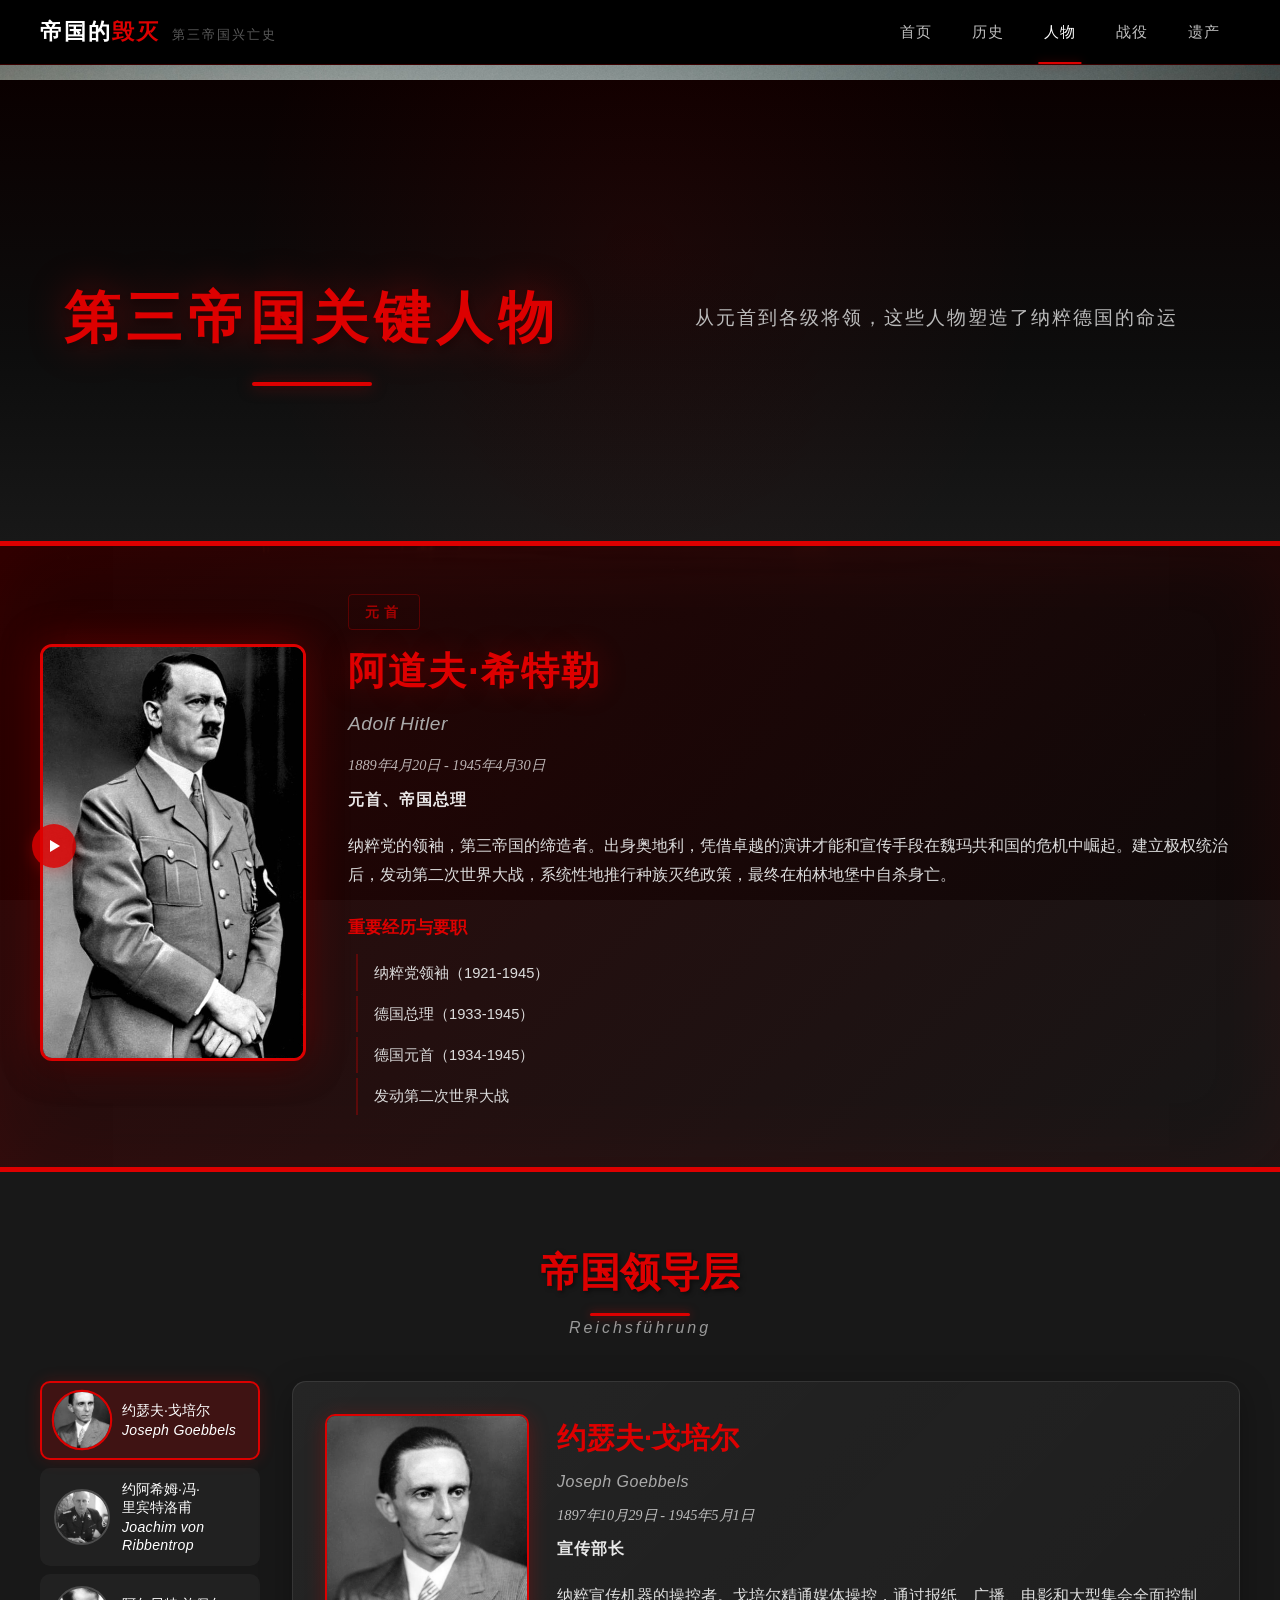
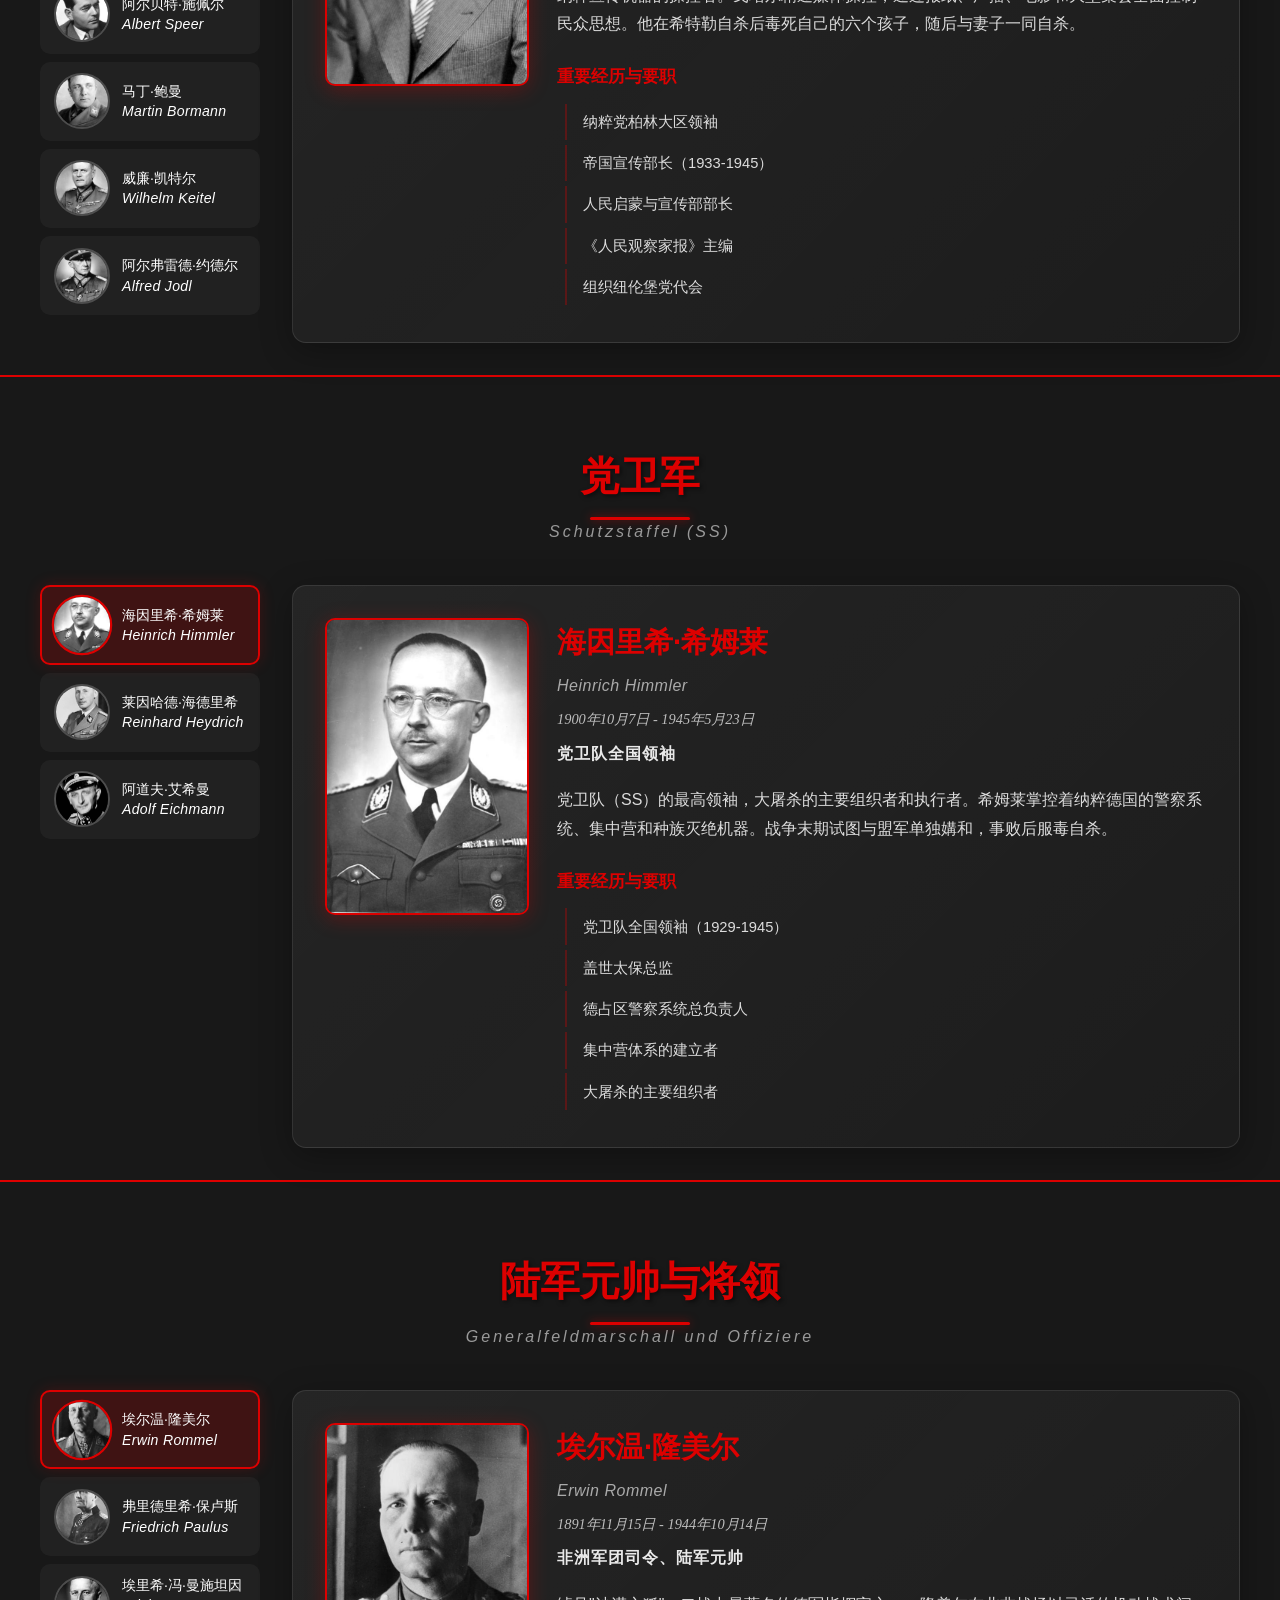
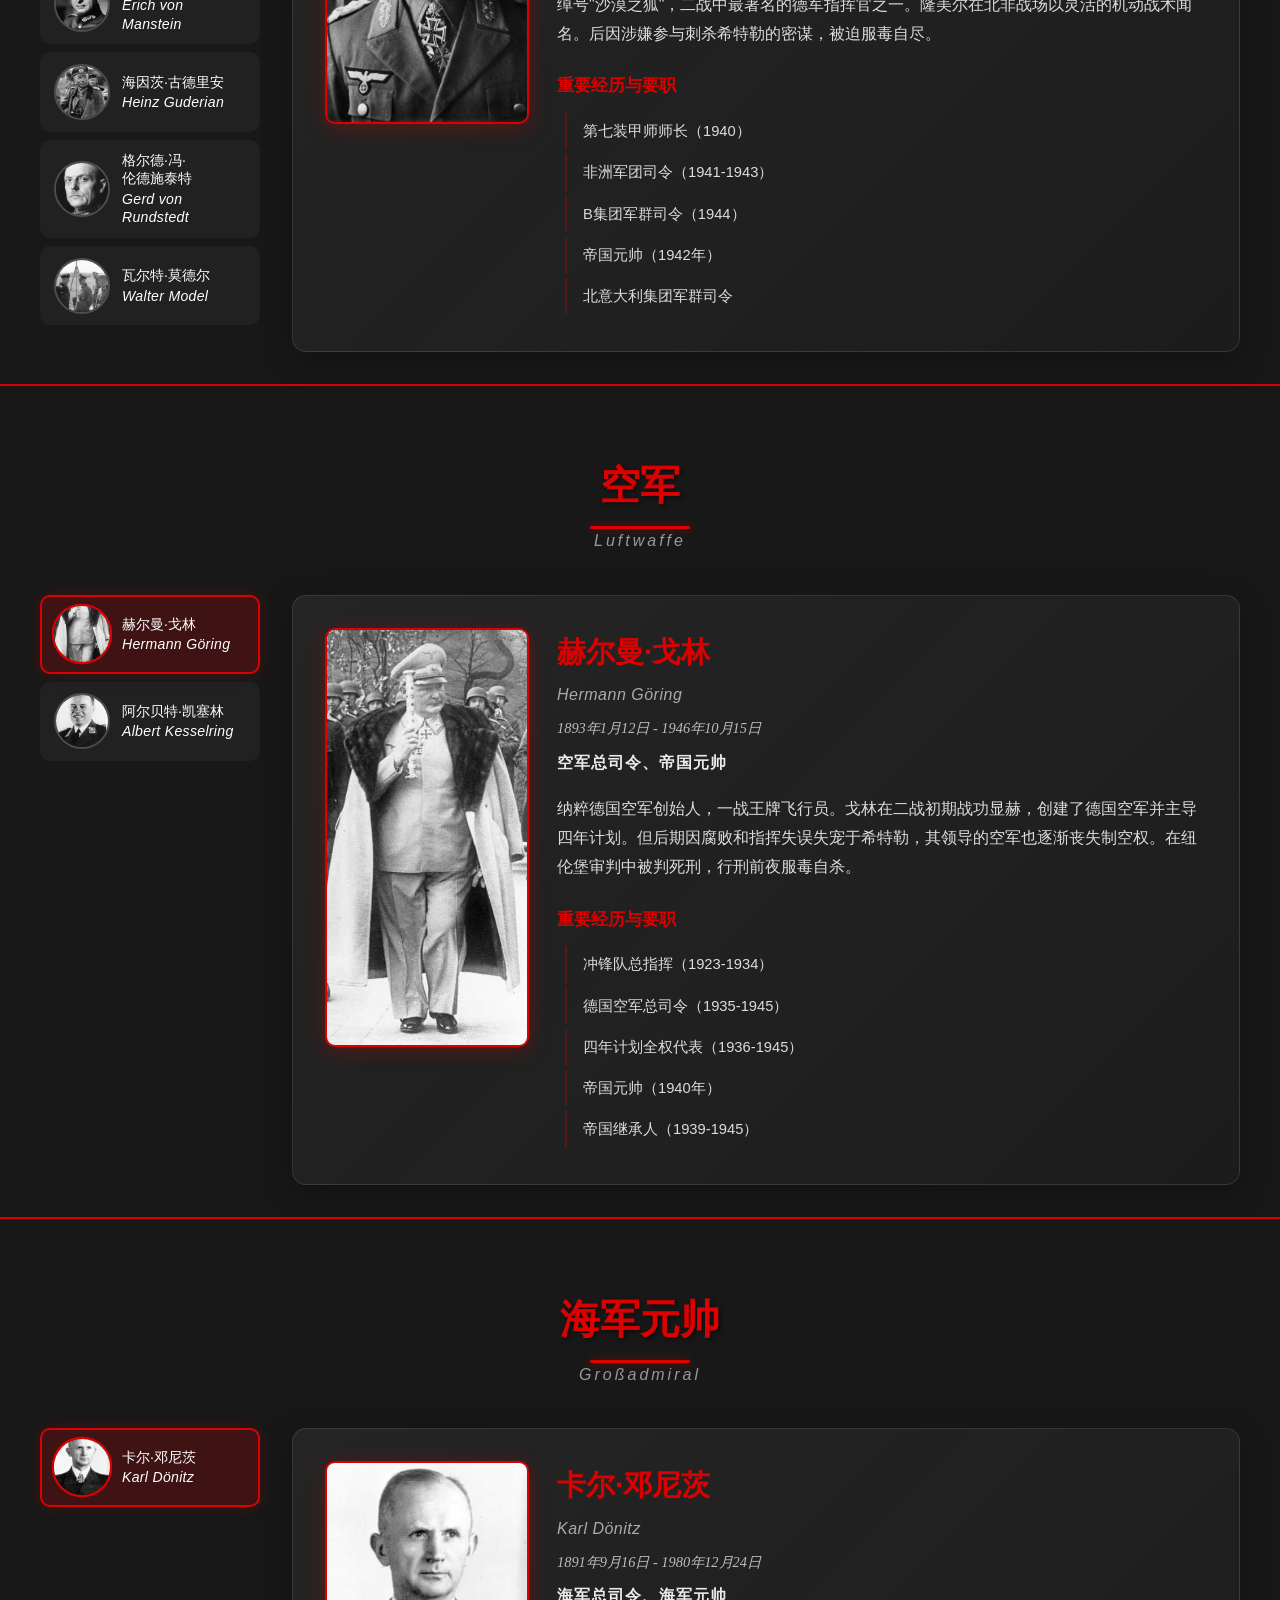
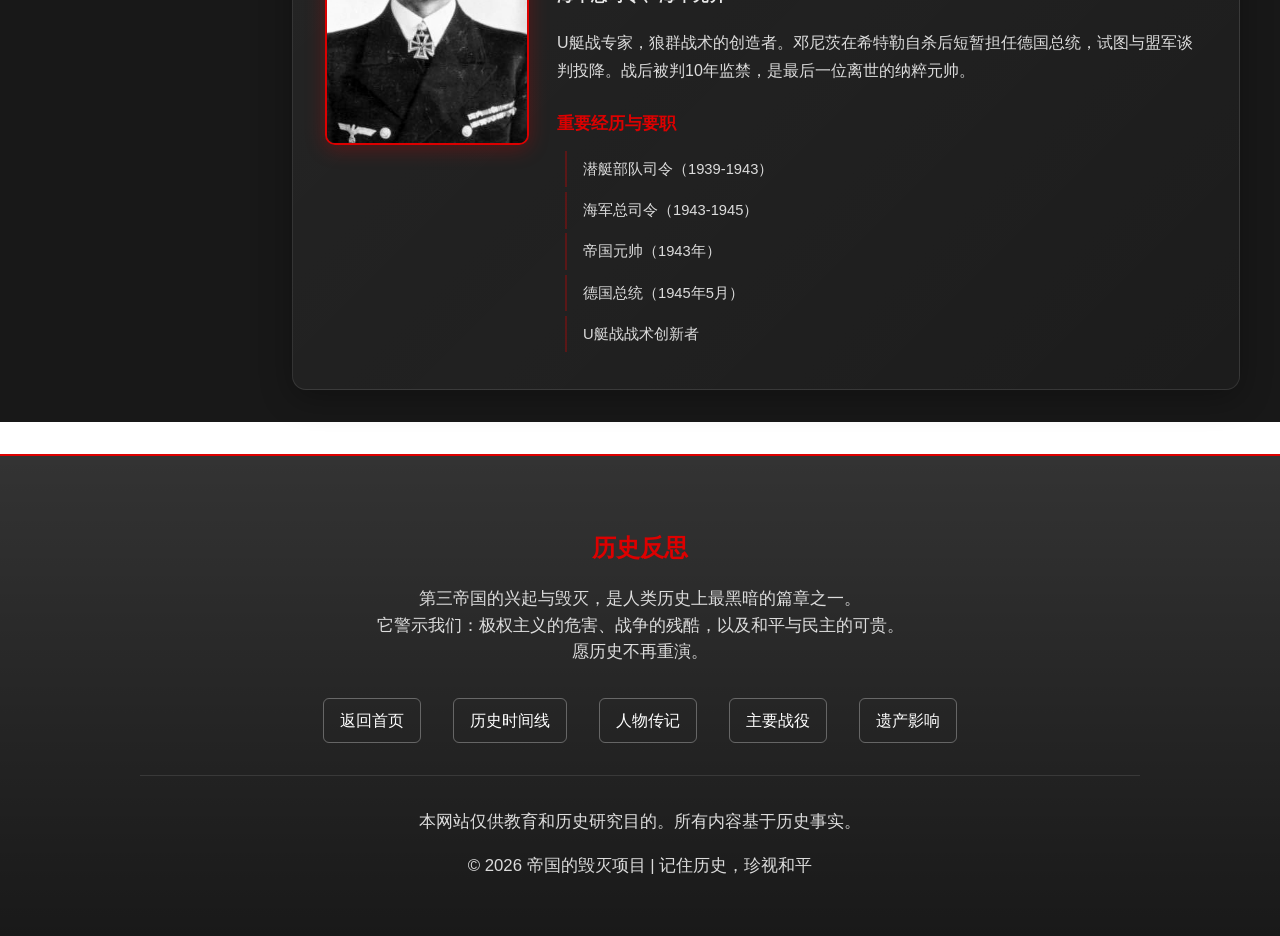
<file: pages/figures.html>
<!DOCTYPE html>
<html lang="zh-CN">
<head>
    <meta charset="UTF-8">
    <meta name="viewport" content="width=device-width, initial-scale=1.0">
    <title>人物 - 帝国的毁灭</title>
    <link rel="stylesheet" href="../css/style.css" />
</head>
<body>
    <nav class="navbar">
        <div class="nav-container">
            <div class="nav-title-group">
                <h1 class="nav-title">帝国的<span class="nav-accent">毁灭</span></h1>
                <span class="nav-subtitle">第三帝国兴亡史</span>
            </div>
            <ul class="nav-links">
                <li><a href="../index.html">首页</a></li>
                <li><a href="history.html">历史</a></li>
                <li><a href="figures.html">人物</a></li>
                <li><a href="battles.html">战役</a></li>
                <li><a href="legacy.html">遗产</a></li>
            </ul>
        </div>
    </nav>

    <!-- 页面标题 -->
    <section class="figures-hero">
        <div class="hero-content">
            <h2>第三帝国关键人物</h2>
            <p>从元首到各级将领，这些人物塑造了纳粹德国的命运</p>
        </div>
    </section>

    <!-- 人物容器 —— 由 JavaScript 动态渲染 -->
    <div id="figures-app"></div>

    <!-- 页脚 -->
    <footer class="main-footer">
        <div class="footer-content">
            <h3>历史反思</h3>
            <p>第三帝国的兴起与毁灭，是人类历史上最黑暗的篇章之一。<br>它警示我们：极权主义的危害、战争的残酷，以及和平与民主的可贵。<br>愿历史不再重演。</p>
            <div class="footer-links">
                <a href="../index.html">返回首页</a>
                <a href="history.html">历史时间线</a>
                <a href="figures.html">人物传记</a>
                <a href="battles.html">主要战役</a>
                <a href="legacy.html">遗产影响</a>
            </div>
            <div class="footer-note">
                <p>本网站仅供教育和历史研究目的。所有内容基于历史事实。</p>
                <p>© 2026 帝国的毁灭项目 | 记住历史，珍视和平</p>
            </div>
        </div>
    </footer>

    <!-- 背景音乐播放器 -->
    <div class="music-player">
        <audio id="bg-music" src="../assets/music/background-music.mp4" loop preload="auto"></audio>
        <button id="music-toggle" class="music-btn" aria-label="播放/暂停背景音乐">
            <svg class="music-icon-play" viewBox="0 0 20 20" fill="none">
                <path d="M6 4l10 6-10 6V4z" fill="currentColor"/>
            </svg>
            <svg class="music-icon-pause" viewBox="0 0 20 20" fill="none">
                <rect x="5" y="4" width="3" height="12" rx="1" fill="currentColor"/>
                <rect x="12" y="4" width="3" height="12" rx="1" fill="currentColor"/>
            </svg>
        </button>
        <span class="music-status">背景音乐</span>
    </div>

    <button id="back-to-top" aria-label="回到顶部">
        <svg width="20" height="20" viewBox="0 0 20 20" fill="none">
            <path d="M4 12l6-6 6 6" stroke="currentColor" stroke-width="2" stroke-linecap="round"/>
        </svg>
    </button>

    <script src="../js/app.js"></script>
</body>
</html>
</file>
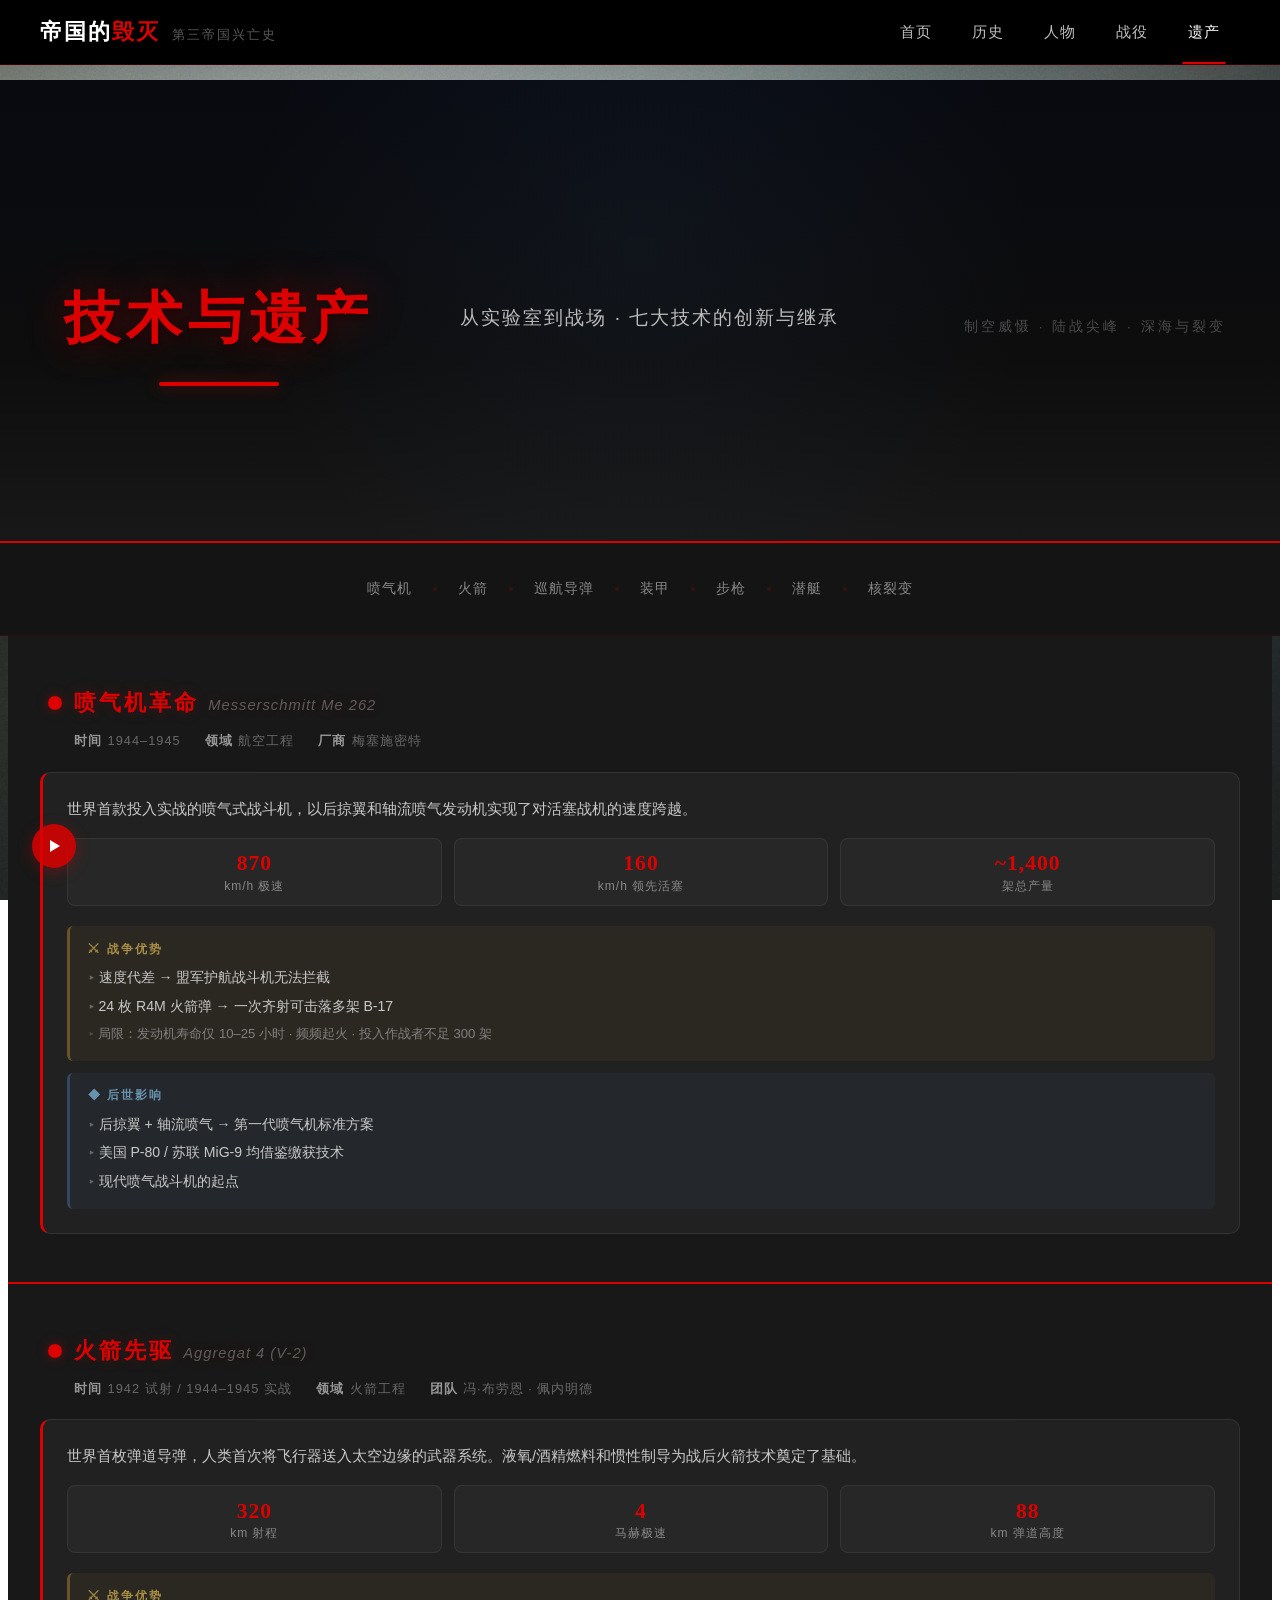
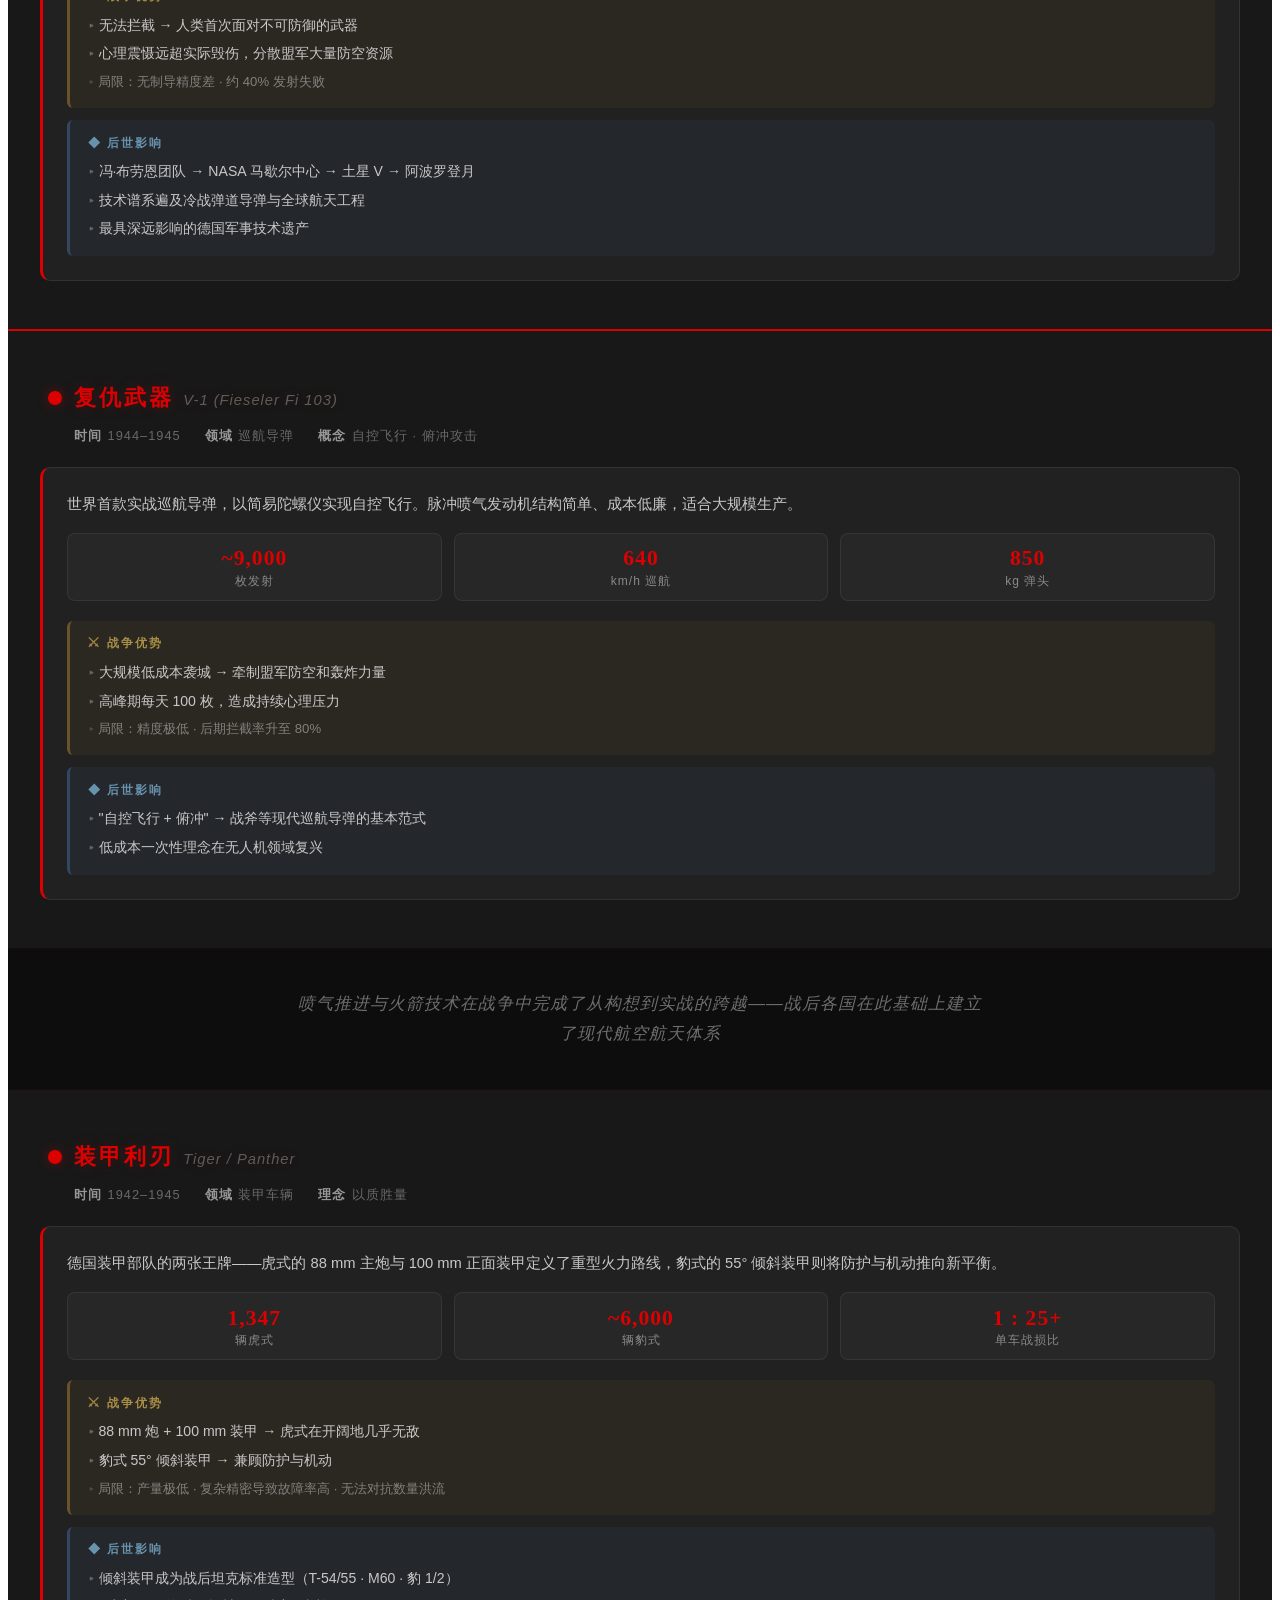
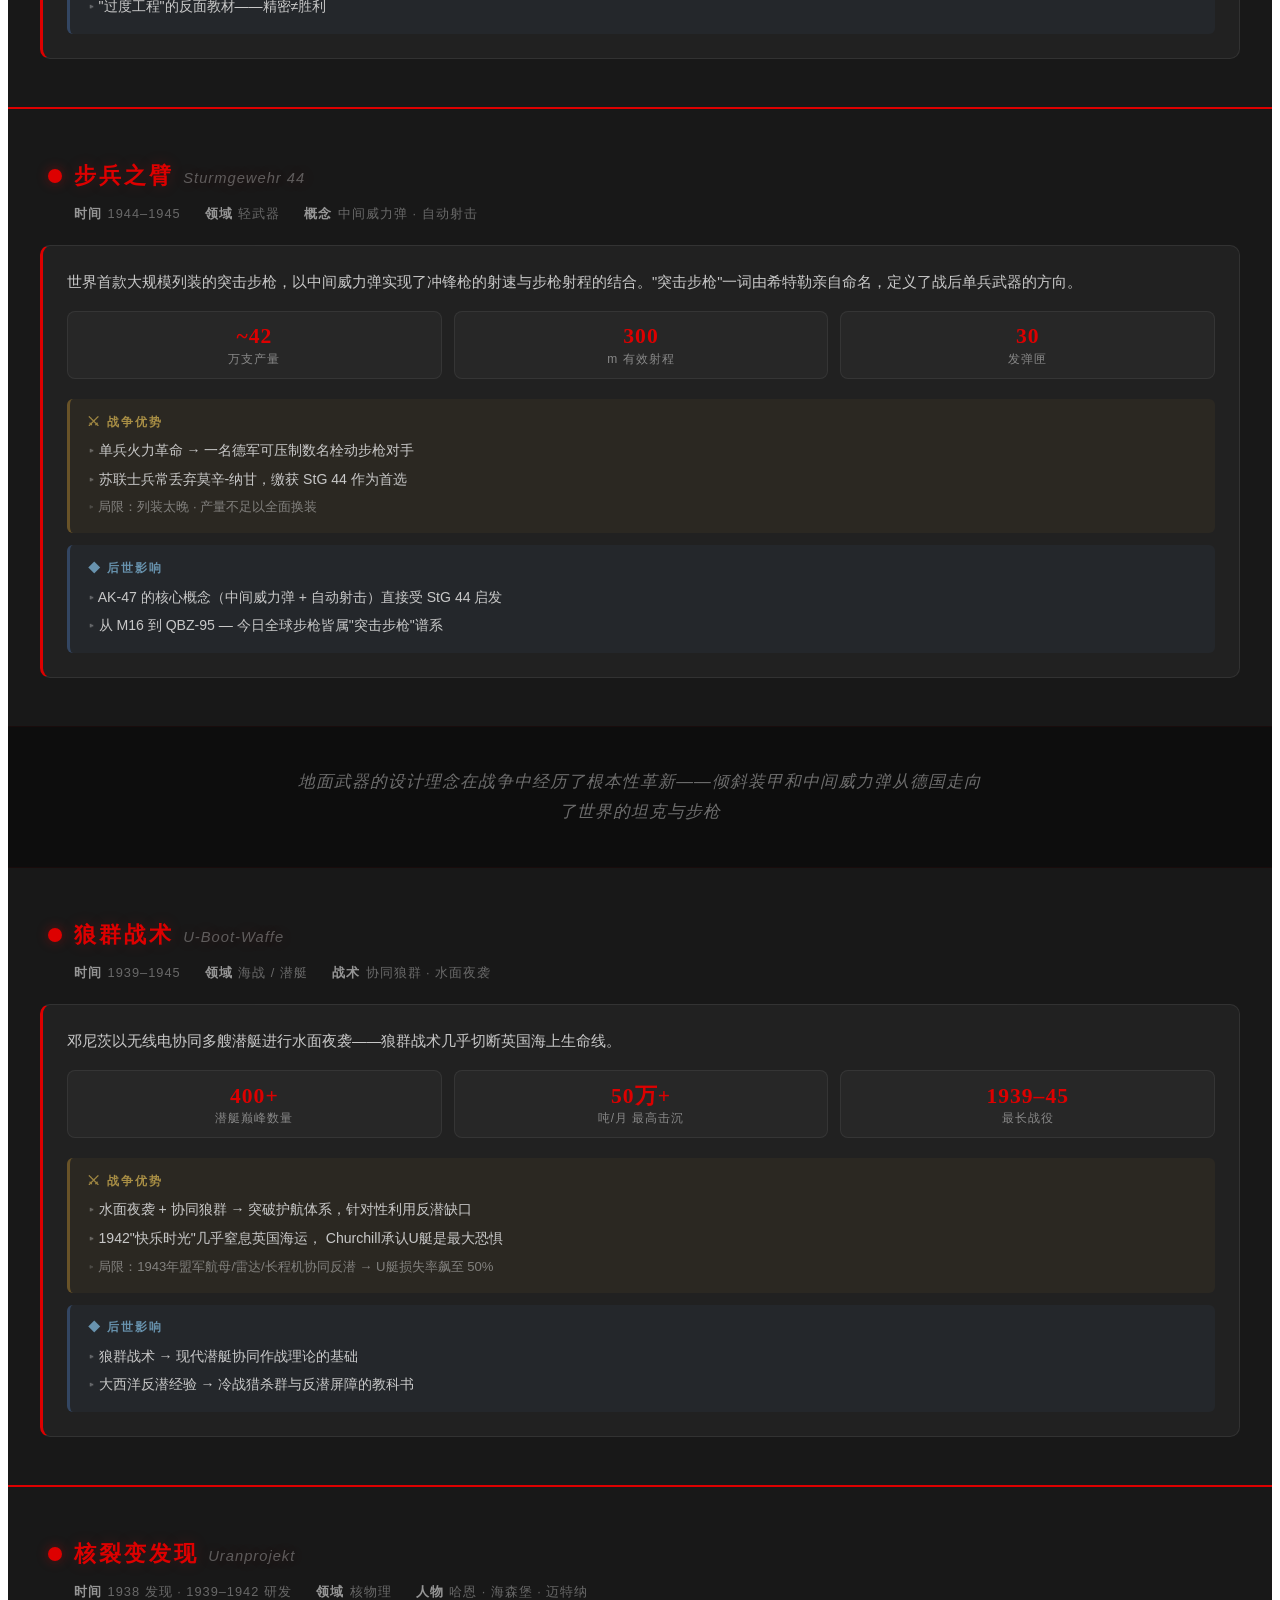
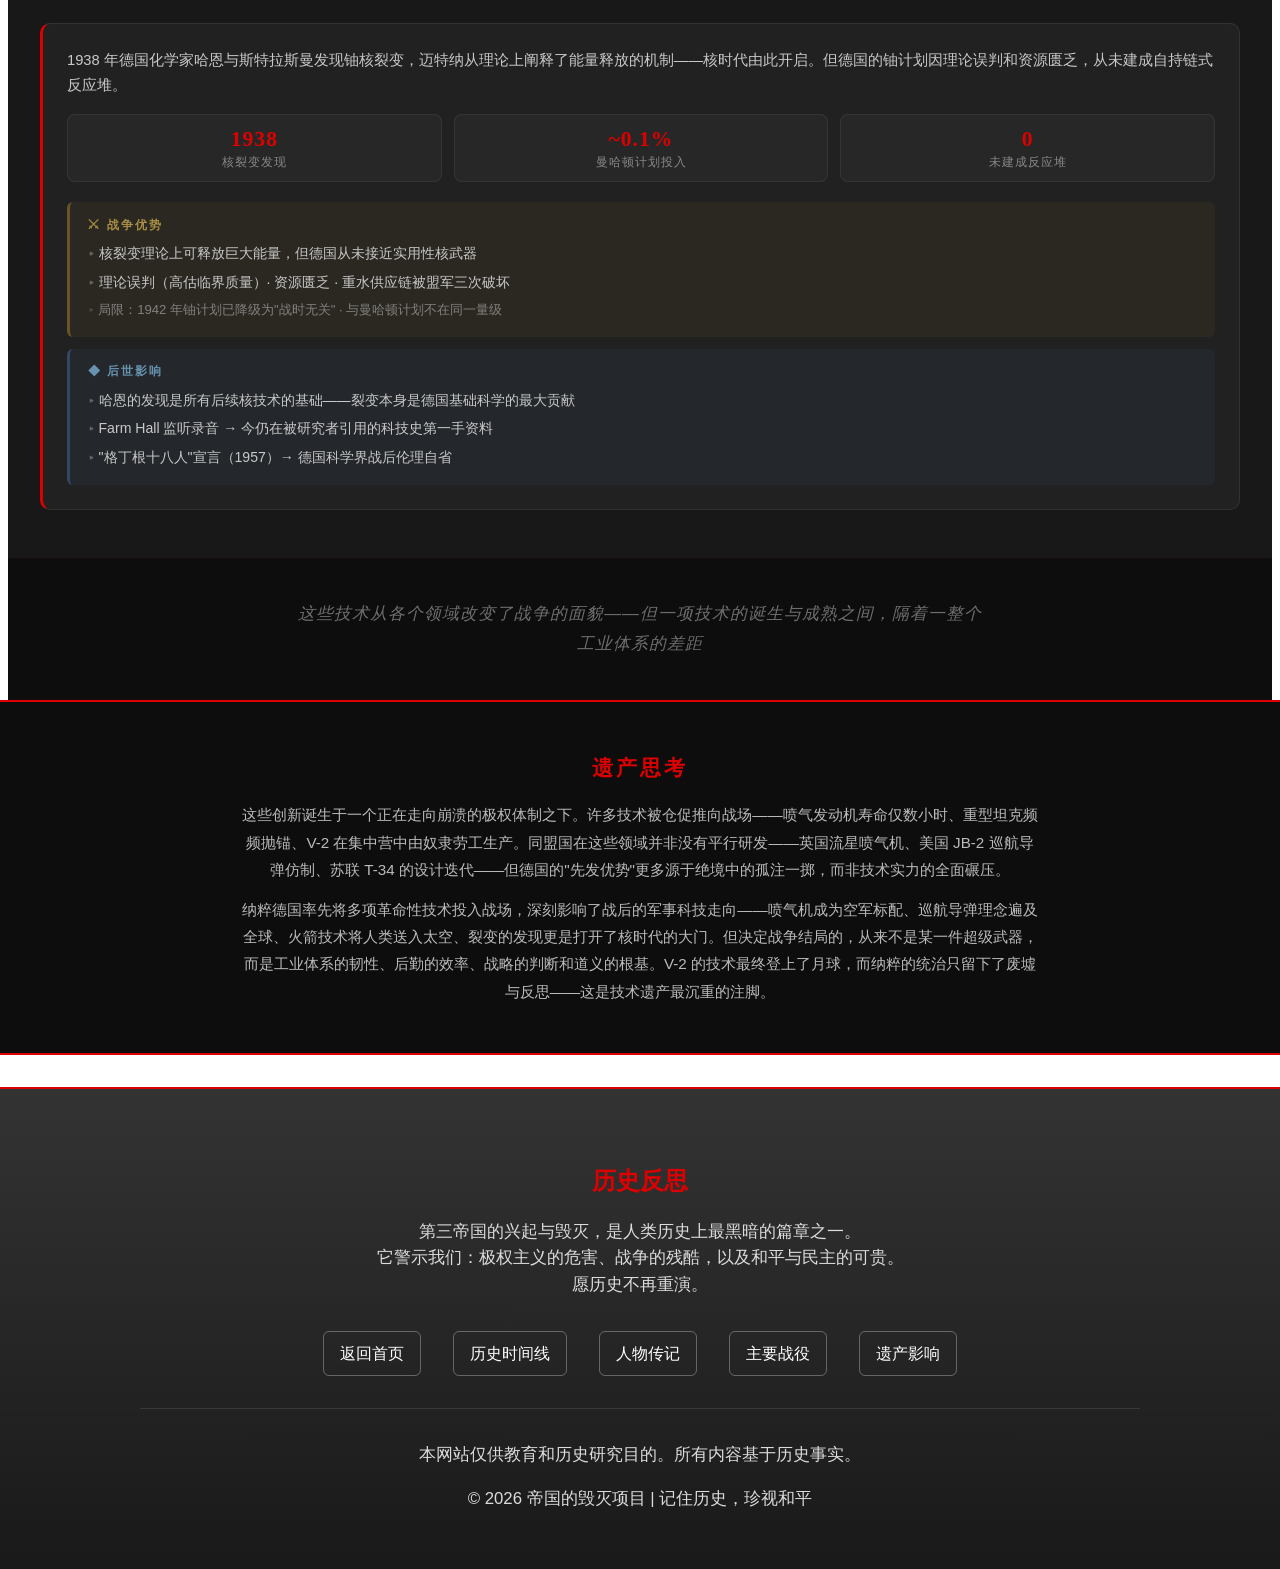
<file: pages/legacy.html>
<!DOCTYPE html>
<html lang="zh-CN">
<head>
    <meta charset="UTF-8">
    <meta name="viewport" content="width=device-width, initial-scale=1.0">
    <title>遗产 - 帝国的毁灭</title>
    <link rel="stylesheet" href="../css/style.css" />
</head>
<body>
    <nav class="navbar">
        <div class="nav-container">
            <div class="nav-title-group">
                <h1 class="nav-title">帝国的<span class="nav-accent">毁灭</span></h1>
                <span class="nav-subtitle">第三帝国兴亡史</span>
            </div>
            <ul class="nav-links">
                <li><a href="../index.html">首页</a></li>
                <li><a href="history.html">历史</a></li>
                <li><a href="figures.html">人物</a></li>
                <li><a href="battles.html">战役</a></li>
                <li><a href="legacy.html">遗产</a></li>
            </ul>
        </div>
    </nav>

    <!-- ===== Hero ===== -->
    <section class="legacy-hero">
        <div class="hero-content">
            <h2>技术与遗产</h2>
            <p>从实验室到战场 · 七大技术的创新与继承</p>
            <p class="hero-sub">制空威慑 · 陆战尖峰 · 深海与裂变</p>
        </div>
    </section>

    <!-- ===== 锚点导航 ===== -->
    <nav class="phase-nav">
        <a href="#t1" class="pn-item">
            <span class="pn-label">喷气机</span>
        </a>
        <span class="pn-dot"></span>
        <a href="#t2" class="pn-item">
            <span class="pn-label">火箭</span>
        </a>
        <span class="pn-dot"></span>
        <a href="#t3" class="pn-item">
            <span class="pn-label">巡航导弹</span>
        </a>
        <span class="pn-dot"></span>
        <a href="#t4" class="pn-item">
            <span class="pn-label">装甲</span>
        </a>
        <span class="pn-dot"></span>
        <a href="#t5" class="pn-item">
            <span class="pn-label">步枪</span>
        </a>
        <span class="pn-dot"></span>
        <a href="#t6" class="pn-item">
            <span class="pn-label">潜艇</span>
        </a>
        <span class="pn-dot"></span>
        <a href="#t7" class="pn-item">
            <span class="pn-label">核裂变</span>
        </a>
    </nav>

    <!-- ===== 第一组：制空与威慑 ===== -->
    <section id="t1" class="tech-section">
        <div class="t-header">
            <span class="t-dot"></span>
            <h3>喷气机革命 <span class="t-name-de">Messerschmitt Me 262</span></h3>
        </div>
        <div class="t-meta">
            <span><strong>时间</strong> 1944–1945</span>
            <span><strong>领域</strong> 航空工程</span>
            <span><strong>厂商</strong> 梅塞施密特</span>
        </div>
        <div class="t-card">
            <p>世界首款投入实战的喷气式战斗机，以后掠翼和轴流喷气发动机实现了对活塞战机的速度跨越。</p>
            <div class="t-stats">
                <div class="t-stat"><span class="t-stat-num">870</span> km/h 极速</div>
                <div class="t-stat"><span class="t-stat-num">160</span> km/h 领先活塞</div>
                <div class="t-stat"><span class="t-stat-num">~1,400</span> 架总产量</div>
            </div>
            <div class="t-advantage">
                <span class="t-label">⚔ 战争优势</span>
                <div class="t-entry">速度代差 → 盟军护航战斗机无法拦截</div>
                <div class="t-entry">24 枚 R4M 火箭弹 → 一次齐射可击落多架 B-17</div>
                <div class="t-entry t-limit">局限：发动机寿命仅 10–25 小时 · 频频起火 · 投入作战者不足 300 架</div>
            </div>
            <div class="t-legacy">
                <span class="t-label">◆ 后世影响</span>
                <div class="t-entry">后掠翼 + 轴流喷气 → 第一代喷气机标准方案</div>
                <div class="t-entry">美国 P-80 / 苏联 MiG-9 均借鉴缴获技术</div>
                <div class="t-entry">现代喷气战斗机的起点</div>
            </div>
        </div>
    </section>

    <section id="t2" class="tech-section">
        <div class="t-header">
            <span class="t-dot"></span>
            <h3>火箭先驱 <span class="t-name-de">Aggregat 4 (V-2)</span></h3>
        </div>
        <div class="t-meta">
            <span><strong>时间</strong> 1942 试射 / 1944–1945 实战</span>
            <span><strong>领域</strong> 火箭工程</span>
            <span><strong>团队</strong> 冯·布劳恩 · 佩内明德</span>
        </div>
        <div class="t-card">
            <p>世界首枚弹道导弹，人类首次将飞行器送入太空边缘的武器系统。液氧/酒精燃料和惯性制导为战后火箭技术奠定了基础。</p>
            <div class="t-stats">
                <div class="t-stat"><span class="t-stat-num">320</span> km 射程</div>
                <div class="t-stat"><span class="t-stat-num">4</span> 马赫极速</div>
                <div class="t-stat"><span class="t-stat-num">88</span> km 弹道高度</div>
            </div>
            <div class="t-advantage">
                <span class="t-label">⚔ 战争优势</span>
                <div class="t-entry">无法拦截 → 人类首次面对不可防御的武器</div>
                <div class="t-entry">心理震慑远超实际毁伤，分散盟军大量防空资源</div>
                <div class="t-entry t-limit">局限：无制导精度差 · 约 40% 发射失败</div>
            </div>
            <div class="t-legacy">
                <span class="t-label">◆ 后世影响</span>
                <div class="t-entry">冯·布劳恩团队 → NASA 马歇尔中心 → 土星 V → 阿波罗登月</div>
                <div class="t-entry">技术谱系遍及冷战弹道导弹与全球航天工程</div>
                <div class="t-entry">最具深远影响的德国军事技术遗产</div>
            </div>
        </div>
    </section>

    <section id="t3" class="tech-section">
        <div class="t-header">
            <span class="t-dot"></span>
            <h3>复仇武器 <span class="t-name-de">V-1 (Fieseler Fi 103)</span></h3>
        </div>
        <div class="t-meta">
            <span><strong>时间</strong> 1944–1945</span>
            <span><strong>领域</strong> 巡航导弹</span>
            <span><strong>概念</strong> 自控飞行 · 俯冲攻击</span>
        </div>
        <div class="t-card">
            <p>世界首款实战巡航导弹，以简易陀螺仪实现自控飞行。脉冲喷气发动机结构简单、成本低廉，适合大规模生产。</p>
            <div class="t-stats">
                <div class="t-stat"><span class="t-stat-num">~9,000</span> 枚发射</div>
                <div class="t-stat"><span class="t-stat-num">640</span> km/h 巡航</div>
                <div class="t-stat"><span class="t-stat-num">850</span> kg 弹头</div>
            </div>
            <div class="t-advantage">
                <span class="t-label">⚔ 战争优势</span>
                <div class="t-entry">大规模低成本袭城 → 牵制盟军防空和轰炸力量</div>
                <div class="t-entry">高峰期每天 100 枚，造成持续心理压力</div>
                <div class="t-entry t-limit">局限：精度极低 · 后期拦截率升至 80%</div>
            </div>
            <div class="t-legacy">
                <span class="t-label">◆ 后世影响</span>
                <div class="t-entry">"自控飞行 + 俯冲" → 战斧等现代巡航导弹的基本范式</div>
                <div class="t-entry">低成本一次性理念在无人机领域复兴</div>
            </div>
        </div>
    </section>

    <div class="phase-divider">
        <p>喷气推进与火箭技术在战争中完成了从构想到实战的跨越——战后各国在此基础上建立了现代航空航天体系</p>
    </div>

    <!-- ===== 第二组：陆战尖峰 ===== -->
    <section id="t4" class="tech-section">
        <div class="t-header">
            <span class="t-dot"></span>
            <h3>装甲利刃 <span class="t-name-de">Tiger / Panther</span></h3>
        </div>
        <div class="t-meta">
            <span><strong>时间</strong> 1942–1945</span>
            <span><strong>领域</strong> 装甲车辆</span>
            <span><strong>理念</strong> 以质胜量</span>
        </div>
        <div class="t-card">
            <p>德国装甲部队的两张王牌——虎式的 88 mm 主炮与 100 mm 正面装甲定义了重型火力路线，豹式的 55° 倾斜装甲则将防护与机动推向新平衡。</p>
            <div class="t-stats">
                <div class="t-stat"><span class="t-stat-num">1,347</span> 辆虎式</div>
                <div class="t-stat"><span class="t-stat-num">~6,000</span> 辆豹式</div>
                <div class="t-stat"><span class="t-stat-num">1 : 25+</span> 单车战损比</div>
            </div>
            <div class="t-advantage">
                <span class="t-label">⚔ 战争优势</span>
                <div class="t-entry">88 mm 炮 + 100 mm 装甲 → 虎式在开阔地几乎无敌</div>
                <div class="t-entry">豹式 55° 倾斜装甲 → 兼顾防护与机动</div>
                <div class="t-entry t-limit">局限：产量极低 · 复杂精密导致故障率高 · 无法对抗数量洪流</div>
            </div>
            <div class="t-legacy">
                <span class="t-label">◆ 后世影响</span>
                <div class="t-entry">倾斜装甲成为战后坦克标准造型（T-54/55 · M60 · 豹 1/2）</div>
                <div class="t-entry">"过度工程"的反面教材——精密≠胜利</div>
            </div>
        </div>
    </section>

    <section id="t5" class="tech-section">
        <div class="t-header">
            <span class="t-dot"></span>
            <h3>步兵之臂 <span class="t-name-de">Sturmgewehr 44</span></h3>
        </div>
        <div class="t-meta">
            <span><strong>时间</strong> 1944–1945</span>
            <span><strong>领域</strong> 轻武器</span>
            <span><strong>概念</strong> 中间威力弹 · 自动射击</span>
        </div>
        <div class="t-card">
            <p>世界首款大规模列装的突击步枪，以中间威力弹实现了冲锋枪的射速与步枪射程的结合。"突击步枪"一词由希特勒亲自命名，定义了战后单兵武器的方向。</p>
            <div class="t-stats">
                <div class="t-stat"><span class="t-stat-num">~42</span> 万支产量</div>
                <div class="t-stat"><span class="t-stat-num">300</span> m 有效射程</div>
                <div class="t-stat"><span class="t-stat-num">30</span> 发弹匣</div>
            </div>
            <div class="t-advantage">
                <span class="t-label">⚔ 战争优势</span>
                <div class="t-entry">单兵火力革命 → 一名德军可压制数名栓动步枪对手</div>
                <div class="t-entry">苏联士兵常丢弃莫辛-纳甘，缴获 StG 44 作为首选</div>
                <div class="t-entry t-limit">局限：列装太晚 · 产量不足以全面换装</div>
            </div>
            <div class="t-legacy">
                <span class="t-label">◆ 后世影响</span>
                <div class="t-entry">AK-47 的核心概念（中间威力弹 + 自动射击）直接受 StG 44 启发</div>
                <div class="t-entry">从 M16 到 QBZ-95 — 今日全球步枪皆属"突击步枪"谱系</div>
            </div>
        </div>
    </section>

    <div class="phase-divider">
        <p>地面武器的设计理念在战争中经历了根本性革新——倾斜装甲和中间威力弹从德国走向了世界的坦克与步枪</p>
    </div>

    <!-- ===== 第三组：海上绞杀 ===== -->
    <section id="t6" class="tech-section">
        <div class="t-header">
            <span class="t-dot"></span>
            <h3>狼群战术 <span class="t-name-de">U-Boot-Waffe</span></h3>
        </div>
        <div class="t-meta">
            <span><strong>时间</strong> 1939–1945</span>
            <span><strong>领域</strong> 海战 / 潜艇</span>
            <span><strong>战术</strong> 协同狼群 · 水面夜袭</span>
        </div>
        <div class="t-card">
            <p>邓尼茨以无线电协同多艘潜艇进行水面夜袭——狼群战术几乎切断英国海上生命线。</p>
            <div class="t-stats">
                <div class="t-stat"><span class="t-stat-num">400+</span> 潜艇巅峰数量</div>
                <div class="t-stat"><span class="t-stat-num">50万+</span> 吨/月 最高击沉</div>
                <div class="t-stat"><span class="t-stat-num">1939–45</span> 最长战役</div>
            </div>
            <div class="t-advantage">
                <span class="t-label">⚔ 战争优势</span>
                <div class="t-entry">水面夜袭 + 协同狼群 → 突破护航体系，针对性利用反潜缺口</div>
                <div class="t-entry">1942"快乐时光"几乎窒息英国海运， Churchill承认U艇是最大恐惧</div>
                <div class="t-entry t-limit">局限：1943年盟军航母/雷达/长程机协同反潜 → U艇损失率飙至 50%</div>
            </div>
            <div class="t-legacy">
                <span class="t-label">◆ 后世影响</span>
                <div class="t-entry">狼群战术 → 现代潜艇协同作战理论的基础</div>
                <div class="t-entry">大西洋反潜经验 → 冷战猎杀群与反潜屏障的教科书</div>
            </div>
        </div>
    </section>

    <!-- ===== 核裂变发现 ===== -->
    <section id="t7" class="tech-section">
        <div class="t-header">
            <span class="t-dot"></span>
            <h3>核裂变发现 <span class="t-name-de">Uranprojekt</span></h3>
        </div>
        <div class="t-meta">
            <span><strong>时间</strong> 1938 发现 · 1939–1942 研发</span>
            <span><strong>领域</strong> 核物理</span>
            <span><strong>人物</strong> 哈恩 · 海森堡 · 迈特纳</span>
        </div>
        <div class="t-card">
            <p>1938 年德国化学家哈恩与斯特拉斯曼发现铀核裂变，迈特纳从理论上阐释了能量释放的机制——核时代由此开启。但德国的铀计划因理论误判和资源匮乏，从未建成自持链式反应堆。</p>
            <div class="t-stats">
                <div class="t-stat"><span class="t-stat-num">1938</span> 核裂变发现</div>
                <div class="t-stat"><span class="t-stat-num">~0.1%</span> 曼哈顿计划投入</div>
                <div class="t-stat"><span class="t-stat-num">0</span> 未建成反应堆</div>
            </div>
            <div class="t-advantage">
                <span class="t-label">⚔ 战争优势</span>
                <div class="t-entry">核裂变理论上可释放巨大能量，但德国从未接近实用性核武器</div>
                <div class="t-entry">理论误判（高估临界质量）· 资源匮乏 · 重水供应链被盟军三次破坏</div>
                <div class="t-entry t-limit">局限：1942 年铀计划已降级为"战时无关" · 与曼哈顿计划不在同一量级</div>
            </div>
            <div class="t-legacy">
                <span class="t-label">◆ 后世影响</span>
                <div class="t-entry">哈恩的发现是所有后续核技术的基础——裂变本身是德国基础科学的最大贡献</div>
                <div class="t-entry">Farm Hall 监听录音 → 今仍在被研究者引用的科技史第一手资料</div>
                <div class="t-entry">"格丁根十八人"宣言（1957）→ 德国科学界战后伦理自省</div>
            </div>
        </div>
    </section>

    <div class="phase-divider">
        <p>这些技术从各个领域改变了战争的面貌——但一项技术的诞生与成熟之间，隔着一整个工业体系的差距</p>
    </div>

    <!-- ===== 结语 ===== -->
    <section class="legacy-conclusion">
        <div class="lc-inner">
            <h3>遗产思考</h3>
            <p>这些创新诞生于一个正在走向崩溃的极权体制之下。许多技术被仓促推向战场——喷气发动机寿命仅数小时、重型坦克频频抛锚、V-2 在集中营中由奴隶劳工生产。同盟国在这些领域并非没有平行研发——英国流星喷气机、美国 JB-2 巡航导弹仿制、苏联 T-34 的设计迭代——但德国的"先发优势"更多源于绝境中的孤注一掷，而非技术实力的全面碾压。</p>
            <p>纳粹德国率先将多项革命性技术投入战场，深刻影响了战后的军事科技走向——喷气机成为空军标配、巡航导弹理念遍及全球、火箭技术将人类送入太空、裂变的发现更是打开了核时代的大门。但决定战争结局的，从来不是某一件超级武器，而是工业体系的韧性、后勤的效率、战略的判断和道义的根基。V-2 的技术最终登上了月球，而纳粹的统治只留下了废墟与反思——这是技术遗产最沉重的注脚。</p>
        </div>
    </section>

    <footer class="main-footer">
        <div class="footer-content">
            <h3>历史反思</h3>
            <p>第三帝国的兴起与毁灭，是人类历史上最黑暗的篇章之一。<br>它警示我们：极权主义的危害、战争的残酷，以及和平与民主的可贵。<br>愿历史不再重演。</p>
            <div class="footer-links">
                <a href="../index.html">返回首页</a>
                <a href="history.html">历史时间线</a>
                <a href="figures.html">人物传记</a>
                <a href="battles.html">主要战役</a>
                <a href="legacy.html">遗产影响</a>
            </div>
            <div class="footer-note">
                <p>本网站仅供教育和历史研究目的。所有内容基于历史事实。</p>
                <p>© 2026 帝国的毁灭项目 | 记住历史，珍视和平</p>
            </div>
        </div>
    </footer>

    <!-- 背景音乐播放器 -->
    <div class="music-player">
        <audio id="bg-music" src="../assets/music/background-music.mp4" loop preload="auto"></audio>
        <button id="music-toggle" class="music-btn" aria-label="播放/暂停背景音乐">
            <svg class="music-icon-play" viewBox="0 0 20 20" fill="none">
                <path d="M6 4l10 6-10 6V4z" fill="currentColor"/>
            </svg>
            <svg class="music-icon-pause" viewBox="0 0 20 20" fill="none">
                <rect x="5" y="4" width="3" height="12" rx="1" fill="currentColor"/>
                <rect x="12" y="4" width="3" height="12" rx="1" fill="currentColor"/>
            </svg>
        </button>
        <span class="music-status">背景音乐</span>
    </div>

    <button id="back-to-top" aria-label="回到顶部">
        <svg width="20" height="20" viewBox="0 0 20 20" fill="none">
            <path d="M4 12l6-6 6 6" stroke="currentColor" stroke-width="2" stroke-linecap="round"/>
        </svg>
    </button>

    <script src="../js/app.js"></script>

</body>
</html>
</file>
<file: css/style.css>
:root {
    --primary-black: #000000;
    --primary-white: #FFFFFF;
    --primary-red: #DD0000;
}

html {
    scroll-behavior: smooth;
}

/* ===== 基础 ===== */
body {
    font-family: 'Segoe UI', 'Helvetica Neue', Arial, 'Microsoft YaHei', sans-serif;
    margin: 0;
    padding: 0;
    background-image: url('../assets/images/background.jpg');
    background-size: cover;
    background-attachment: fixed;
    background-position: center;
    background-repeat: no-repeat;
    color: #333;
    line-height: 1.7;
    font-size: 16px;
}

.quote-text, .hero-years, .detail-dates {
    font-family: 'Georgia', 'Times New Roman', serif;
}

h2, h3, h4, .stat-number {
    font-weight: 700;
}

/* ===== 导航 ===== */
.navbar {
    background: var(--primary-black);
    color: var(--primary-white);
    padding: 0;
    position: fixed;
    width: 100%;
    top: 0;
    z-index: 1000;
    border-bottom: 1px solid rgba(221,0,0,.25);
}

.nav-container {
    max-width: 1200px;
    margin: 0 auto;
    display: flex;
    justify-content: space-between;
    align-items: center;
    padding: 0 2rem;
    height: 64px;
}

.nav-title {
    margin: 0;
    font-size: 1.4rem;
    font-weight: 700;
    letter-spacing: 2px;
    color: var(--primary-white);
}

.nav-title .nav-accent {
    color: var(--primary-red);
}

.nav-title-group {
    display: flex;
    align-items: baseline;
    gap: .75rem;
}

.nav-subtitle {
    font-size: .8rem;
    color: rgba(255,255,255,.35);
    letter-spacing: 2px;
    font-weight: 300;
    display: none;
}

@media (min-width: 768px) {
    .nav-subtitle {
        display: inline;
    }
}

.nav-links {
    list-style: none;
    display: flex;
    gap: 0;
    margin: 0;
    height: 100%;
}

.nav-links li {
    height: 100%;
}

.nav-links a {
    color: rgba(255,255,255,.75);
    text-decoration: none;
    padding: 0 1.25rem;
    height: 100%;
    display: flex;
    align-items: center;
    position: relative;
    font-size: .95rem;
    letter-spacing: 1px;
    transition: color .3s;
}

.nav-links a::after {
    content: '';
    position: absolute;
    bottom: 0;
    left: 50%;
    transform: translateX(-50%) scaleX(0);
    width: 60%;
    height: 2px;
    background: var(--primary-red);
    transition: transform .25s ease;
    box-shadow: 0 0 8px rgba(221,0,0,.4);
}

.nav-links a:hover,
.nav-links a.active {
    color: var(--primary-white);
}

.nav-links a:hover::after,
.nav-links a.active::after {
    transform: translateX(-50%) scaleX(1);
}

/* ===== 首页 Hero ===== */
.hero-section {
    margin-top: 80px;
    padding: 0;
    background: #0a0a0a;
    position: relative;
    min-height: 520px;
    display: flex;
    align-items: center;
    overflow: hidden;
}

.hero-flag-bg {
    position: absolute;
    inset: 0;
    opacity: 0.07;
    z-index: 0;
}

.hero-flag-bg img {
    width: 100%;
    height: 100%;
    object-fit: cover;
}

.hero-section::before {
    content: '';
    position: absolute;
    inset: 0;
    background: linear-gradient(135deg, rgba(0,0,0,.95) 0%, rgba(40,0,0,.7) 40%, rgba(0,0,0,.85) 100%);
    z-index: 1;
    pointer-events: none;
}

.hero-section::after {
    content: '';
    position: absolute;
    bottom: 0;
    left: 0;
    right: 0;
    height: 4px;
    background: linear-gradient(90deg, transparent, var(--primary-red), transparent);
    z-index: 2;
}

.hero-content {
    position: relative;
    z-index: 2;
    max-width: 1200px;
    margin: 0 auto;
    display: flex;
    align-items: center;
    justify-content: space-between;
    gap: 3rem;
    padding: 4rem 2rem;
    width: 100%;
}

.hero-text-block {
    flex: 1;
    max-width: 480px;
}

.hero-text-block h2 {
    color: var(--primary-white);
    font-size: 3.8rem;
    margin: 0 0 .5rem;
    text-shadow: 0 0 40px rgba(221,0,0,.4);
    letter-spacing: 4px;
    line-height: 1.15;
}

.hero-subtitle {
    font-size: 1.4rem;
    color: rgba(255,255,255,.7);
    margin: 0 0 1.5rem;
    font-weight: 300;
    letter-spacing: 6px;
}

.hero-meta {
    display: flex;
    align-items: center;
    gap: 1rem;
}

.hero-years {
    font-size: 1.1rem;
    color: var(--primary-red);
    font-weight: 600;
    letter-spacing: 3px;
}

.hero-meta-divider {
    width: 2px;
    height: 24px;
    background: rgba(221,0,0,.4);
}

.hero-tagline {
    font-size: .95rem;
    color: rgba(255,255,255,.45);
    letter-spacing: 2px;
}

.hero-portrait-wrap {
    flex: 0 0 440px;
    text-align: center;
}

.hero-portrait-frame {
    position: relative;
    border-radius: 12px;
    overflow: hidden;
    box-shadow: 0 20px 60px rgba(0,0,0,.6), 0 0 40px rgba(221,0,0,.15);
    border: 2px solid rgba(221,0,0,.3);
    transition: box-shadow .4s ease, transform .4s ease;
}

.hero-portrait-frame:hover {
    transform: translateY(-4px);
    box-shadow: 0 28px 70px rgba(0,0,0,.7), 0 0 60px rgba(221,0,0,.25);
}

.hero-portrait-frame img {
    width: 100%;
    height: 340px;
    object-fit: cover;
    display: block;
    object-position: center 20%;
}

.hero-portrait-caption {
    color: rgba(255,255,255,.4);
    font-size: .85rem;
    margin-top: .8rem;
    letter-spacing: 2px;
}

/* ===== 过渡语 ===== */
.transition-strip {
    background: #0f0f0f;
    border-top: 2px solid var(--primary-red);
    border-bottom: 2px solid var(--primary-red);
    padding: 2.2rem 2rem;
    text-align: center;
}

.transition-strip p {
    color: #c0c0c0;
    font-size: 1.15rem;
    letter-spacing: 3px;
    margin: 0;
    line-height: 1.7;
}

.ts-highlight {
    color: var(--primary-red);
    font-weight: 700;
    text-shadow: 0 0 20px rgba(221,0,0,.25);
}

/* 统计数据 */
.stats-section {
    padding: 4rem 2rem;
    background: #181818;
    color: var(--primary-white);
    border-top: 2px solid var(--primary-red);
}

.stats-section h2 {
    text-align: center;
    color: var(--primary-red);
    font-size: 2.2rem;
    text-shadow: 0 0 15px rgba(221,0,0,.15);
    margin-bottom: 1rem;
}

.stats-groups {
    max-width: 1100px;
    margin: 0 auto;
    display: flex;
    flex-direction: column;
    gap: 2.5rem;
}

.stats-group-title {
    display: flex;
    align-items: center;
    gap: 1rem;
    color: #ccc;
    font-size: 1rem;
    letter-spacing: 4px;
    text-transform: uppercase;
    margin: 0 0 2rem;
    justify-content: center;
}

.stats-group-line {
    width: 60px;
    height: 1px;
    background: linear-gradient(90deg, transparent, rgba(221,0,0,.5));
}

.stats-group-line:last-child {
    background: linear-gradient(90deg, rgba(221,0,0,.5), transparent);
}

.stats-divider {
    width: 80px;
    height: 2px;
    background: var(--primary-red);
    margin: 0 auto;
    opacity: .4;
    border-radius: 2px;
}

.stats-grid {
    display: grid;
    grid-template-columns: repeat(3, 1fr);
    gap: 1.5rem;
}

.stat-item {
    background: rgba(255,255,255,.04);
    border: 1px solid rgba(255,255,255,.08);
    border-radius: 10px;
    padding: 1.75rem 1.5rem;
    text-align: center;
    transition: all .35s ease;
    position: relative;
    overflow: hidden;
}

.stat-item::before {
    content: '';
    position: absolute;
    top: 0;
    left: 0;
    right: 0;
    height: 3px;
    background: linear-gradient(90deg, transparent, var(--primary-red), transparent);
    opacity: .4;
    transition: opacity .35s ease;
}

.stat-item:hover {
    transform: translateY(-4px);
    border-color: rgba(221,0,0,.3);
    box-shadow: 0 8px 30px rgba(0,0,0,.3);
    background: rgba(255,255,255,.06);
}

.stat-item:hover::before {
    opacity: 1;
}

.stat-number {
    font-size: 2.6rem;
    color: var(--primary-red);
    margin-bottom: .4rem;
    text-shadow: 0 0 30px rgba(221,0,0,.2);
    font-family: Georgia, 'Times New Roman', serif;
}

.stat-label {
    font-size: 1.1rem;
    color: var(--primary-white);
    margin-bottom: .8rem;
    font-weight: 600;
}

/* 政治 */
.politics-section {
    padding: 3rem 2rem;
    background: #181818;
    color: var(--primary-white);
    border-top: 2px solid var(--primary-red);
    position: relative;
    overflow: hidden;
}

.politics-flag-bg {
    position: absolute;
    inset: 0;
    opacity: .035;
    z-index: 0;
}

.politics-flag-bg img {
    width: 100%;
    height: 100%;
    object-fit: cover;
}

.politics-section h2 {
    text-align: center;
    color: var(--primary-red);
    font-size: 2rem;
    margin-bottom: 3rem;
    text-shadow: 0 0 15px rgba(221,0,0,.15);
}

.politics-section h2,
.politics-container {
    position: relative;
    z-index: 1;
}

.politics-container {
    display: flex;
    max-width: 1200px;
    margin: 0 auto;
    gap: 3rem;
}

.politics-column {
    flex: 1;
    background: rgba(255,255,255,.05);
    border-radius: 12px;
    padding: 2rem;
    border: 1px solid rgba(255,255,255,.1);
}

.politics-column h3 {
    color: var(--primary-red);
    font-size: 1.5rem;
    margin-bottom: 2rem;
    text-align: center;
    border-bottom: 2px solid var(--primary-red);
    padding-bottom: .5rem;
}

.reason-item {
    margin-bottom: 2rem;
    padding: 1rem;
    background: rgba(0,0,0,.2);
    border-radius: 8px;
    border-left: 4px solid var(--primary-red);
}

.reason-item h4 {
    color: var(--primary-white);
    font-size: 1.1rem;
    margin-bottom: .5rem;
}

/* 从巅峰到毁灭 */
.downfall-section {
    padding: 4rem 2rem;
    background: linear-gradient(90deg, #2a1010 0%, #140e0e 35%, #0d0a0a 70%, #080808 100%);
    color: var(--primary-white);
    border-top: 2px solid var(--primary-red);
}

.downfall-section h2 {
    text-align: center;
    color: var(--primary-red);
    font-size: 2.4rem;
    margin-bottom: 3rem;
    text-shadow: 0 0 25px rgba(221,0,0,.2);
    letter-spacing: 4px;
}

.downfall-container {
    display: flex;
    gap: 2rem;
    max-width: 1200px;
    margin: 0 auto;
}

.downfall-phase {
    flex: 1;
    background: rgba(255,255,255,.05);
    border: 1px solid rgba(255,255,255,.1);
    border-radius: 12px;
    padding: 2rem;
    transition: all .3s ease;
}

.downfall-phase:nth-child(1) {
    background: linear-gradient(135deg, rgba(120,20,0,.25), rgba(60,0,0,.15));
    border-top: 3px solid #cc0000;
}

.downfall-phase:nth-child(2) {
    background: linear-gradient(135deg, rgba(100,50,0,.2), rgba(40,20,0,.15));
    border-top: 3px solid #cc6600;
}

.downfall-phase:nth-child(3) {
    background: linear-gradient(135deg, rgba(40,40,40,.2), rgba(10,10,10,.3));
    border-top: 3px solid #555;
}

.downfall-phase:hover {
    transform: translateY(-5px);
}

.downfall-phase h3 {
    color: var(--primary-red);
    font-size: 1.4rem;
    margin-bottom: 1.5rem;
    text-align: center;
    border-bottom: 2px solid var(--primary-red);
    padding-bottom: .5rem;
}

.phase-content {
    display: flex;
    flex-direction: column;
    gap: 1rem;
}

.phase-item {
    background: rgba(0,0,0,.3);
    border-radius: 8px;
    padding: 1rem;
    border-left: 4px solid var(--primary-red);
}

.phase-item h4 {
    color: var(--primary-white);
    font-size: 1rem;
    margin-bottom: .5rem;
}

/* 引语 */
.quote-section {
    padding: 5rem 2rem 4rem;
    background: #140e0e;
    text-align: center;
    border-top: 2px solid var(--primary-red);
}

.quote-block {
    max-width: 700px;
    margin: 0 auto;
    padding: 0 1rem;
}

.quote-block::before {
    content: '';
    display: block;
    width: 60px;
    height: 2px;
    background: rgba(221,0,0,.3);
    margin: 0 auto 2.5rem;
}

.quote-text {
    font-size: 1.6rem;
    font-style: italic;
    color: rgba(255,255,255,.8);
    line-height: 1.7;
    font-weight: 300;
    letter-spacing: 1px;
    margin: 0 0 .8rem;
}

.quote-source {
    font-size: .9rem;
    color: rgba(255,255,255,.35);
    letter-spacing: 3px;
}

.quote-source::before {
    content: '— ';
    color: rgba(221,0,0,.4);
}

.history-video-section .history-video-holder {
    max-width: 900px;
    margin: 0 auto;
    padding-top: 3rem;
    position: relative;
    z-index: 1;
}

.history-video {
    width: 100%;
    aspect-ratio: 16 / 9;
    border-radius: 10px;
    border: 1px solid rgba(255,255,255,.2);
    display: block;
    object-fit: contain;
    background: #000;
}

.history-video-caption {
    text-align: center;
    color: #999;
    font-size: .85rem;
    margin-top: .8rem;
    letter-spacing: 1px;
}

/* 纵向时间线 */
.ht-line {
    position: relative;
    max-width: 900px;
    margin: 0 auto;
    padding-left: 40px;
}

.ht-line::before {
    content: '';
    position: absolute;
    left: 16px;
    top: 0;
    bottom: 0;
    width: 3px;
    background: linear-gradient(to bottom, var(--primary-red), rgba(221,0,0,.3));
    box-shadow: 0 0 12px rgba(221,0,0,.2);
}

.ht-item {
    position: relative;
    padding: 0 0 2rem 16px;
}

.ht-item:last-child {
    padding-bottom: 0;
}

.ht-dot {
    position: absolute;
    left: -8px;
    top: 18px;
    width: 14px;
    height: 14px;
    border-radius: 50%;
    background: #181818;
    border: 3px solid var(--primary-red);
    box-shadow: 0 0 10px rgba(221,0,0,.3);
    z-index: 1;
}

.ht-card {
    background: rgba(255,255,255,.04);
    border: 1px solid rgba(255,255,255,.08);
    border-radius: 10px;
    padding: 1.25rem 1.5rem;
    transition: all .3s ease;
    border-left: 3px solid var(--primary-red);
}

.ht-card:hover {
    transform: translateY(-2px);
    border-color: var(--primary-red);
    background: rgba(255,255,255,.06);
    box-shadow: 0 6px 24px rgba(0,0,0,.35);
}

.ht-card-major {
    border-left-color: #ff4444;
    background: rgba(221,0,0,.06);
    border-width: 2px;
}

.ht-card-major:hover {
    background: rgba(221,0,0,.1);
    border-left-color: #ff4444;
}

.ht-date {
    color: #ff3333;
    font-size: .82rem;
    font-weight: 600;
    letter-spacing: 1px;
    font-family: Georgia, 'Times New Roman', serif;
    display: block;
    margin-bottom: .25rem;
}

.ht-card h4 {
    color: var(--primary-white);
    font-size: 1.05rem;
    margin: 0 0 .5rem;
}

.ht-card-major h4 {
    color: #ff4444;
    font-size: 1.1rem;
    text-shadow: 0 0 10px rgba(221,0,0,.2);
}

.ht-card p {
    color: #c8c8c8;
    line-height: 1.7;
    font-size: .92rem;
    margin: 0;
}

/* 历史页面 Hero */
.history-hero {
    margin-top: 80px;
    padding: 5rem 2rem 4rem;
    background: linear-gradient(180deg, #0a0000 0%, #0d0d0d 60%, #181818 100%);
    color: var(--primary-white);
    text-align: center;
    position: relative;
    overflow: hidden;
    border-bottom: 2px solid var(--primary-red);
}

.history-hero::before {
    content: '';
    position: absolute;
    top: -50%;
    left: 50%;
    transform: translateX(-50%);
    width: 800px;
    height: 800px;
    background: radial-gradient(ellipse, rgba(221,0,0,.08) 0%, transparent 70%);
    pointer-events: none;
}

.history-hero .hero-content {
    position: relative;
    z-index: 1;
}

.history-hero .hero-content h2 {
    font-size: 3.5rem;
    color: var(--primary-red);
    margin-bottom: .5rem;
    text-shadow: 0 0 40px rgba(221,0,0,.4), 0 4px 8px rgba(0,0,0,.5);
    font-weight: 800;
    letter-spacing: 6px;
}

.history-hero .hero-content h2::after {
    content: '';
    display: block;
    width: 120px;
    height: 4px;
    background: var(--primary-red);
    margin: 1rem auto 1.2rem;
    border-radius: 2px;
    box-shadow: 0 0 15px rgba(221,0,0,.5);
}

.history-hero .hero-content p {
    font-size: 1.2rem;
    color: #bbb;
    max-width: 600px;
    margin: 0 auto;
    letter-spacing: 2px;
    font-weight: 300;
}

.history-hero .hero-content .hero-sub {
    font-size: .85rem;
    color: rgba(255,255,255,.25);
    letter-spacing: 3px;
    margin-top: 1rem;
    font-weight: 300;
}

/* 历史阶段 */
.history-phase {
    padding: 3rem 2rem;
    background: #181818;
    color: var(--primary-white);
    max-width: 1200px;
    margin: 0 auto;
}

.history-phase + .history-phase {
    border-top: 2px solid var(--primary-red);
}

.hp-header {
    display: flex;
    align-items: center;
    gap: .75rem;
    margin-bottom: 2rem;
    padding-left: .5rem;
}

.hp-header h3 {
    color: var(--primary-red);
    font-size: 1.5rem;
    letter-spacing: 3px;
    margin: 0;
    text-shadow: 0 0 15px rgba(221,0,0,.2);
}

.hp-dot {
    width: 16px;
    height: 16px;
    border-radius: 50%;
    background: var(--primary-red);
    box-shadow: 0 0 15px rgba(221,0,0,.5);
    flex-shrink: 0;
}

.hp-range {
    font-weight: 400;
    font-size: 1rem;
    opacity: .5;
    letter-spacing: 1px;
    margin-left: .5rem;
}

/* 历史阶段色调微差 */
#h-phase2 .ht-card { background: rgba(200,150,50,.04); }
#h-phase2 .ht-card:hover { background: rgba(200,150,50,.07); }
#h-phase2 .ht-card-major { background: rgba(200,150,50,.08); border-left-color: #c8a84e; }
#h-phase2 .ht-card-major:hover { background: rgba(200,150,50,.12); }
#h-phase3 .ht-card { background: rgba(150,100,70,.04); }
#h-phase3 .ht-card:hover { background: rgba(150,100,70,.07); }
#h-phase3 .ht-card-major { background: rgba(150,100,70,.08); }
#h-phase3 .ht-card-major:hover { background: rgba(150,100,70,.12); }
#h-phase4 .ht-card { background: rgba(140,60,60,.04); }
#h-phase4 .ht-card:hover { background: rgba(140,60,60,.07); }
#h-phase4 .ht-card-major { background: rgba(140,60,60,.08); }
#h-phase4 .ht-card-major:hover { background: rgba(140,60,60,.12); }

/* 历史视频区 */
.history-video-section {
    padding: 3rem 2rem;
    background: #0d0d0d;
    border-top: 2px solid var(--primary-red);
    border-bottom: 2px solid var(--primary-red);
}

.hvs-header {
    text-align: center;
    margin-bottom: 1.25rem;
}

.hvs-label {
    font-size: .82rem;
    color: rgba(255,255,255,.25);
    letter-spacing: 5px;
    font-weight: 300;
}

/* 卡片配图 */
.ht-card-img-right {
    display: flex;
    gap: 1rem;
    align-items: flex-start;
}

.ht-card-body {
    flex: 1;
    min-width: 0;
}

.ht-card-thumb {
    flex-shrink: 0;
    width: 180px;
    height: 130px;
    object-fit: cover;
    border-radius: 6px;
    border: 1px solid rgba(221,0,0,.2);
    margin-top: .2rem;
    background: #0a0a0a;
}

/* 历史页面 Hero 响应式 */
@media (max-width: 768px) {
    .history-hero .hero-content h2 {
        font-size: 2.4rem;
    }
    .history-hero .hero-content p {
        font-size: 1rem;
    }
    .hp-header h3 {
        font-size: 1.2rem;
    }
    .hp-range {
        font-size: .85rem;
    }
    .history-phase {
        padding: 2rem 1rem;
    }
    .history-video-section {
        padding: 1.5rem 1rem;
    }
    .ht-card-thumb {
        display: none;
    }
}

/* ===== 遗产页面 ===== */

/* Hero */
.legacy-hero {
    margin-top: 80px;
    padding: 5rem 2rem 4rem;
    background: linear-gradient(180deg, #080a10 0%, #0d0d0d 60%, #181818 100%);
    color: var(--primary-white);
    text-align: center;
    position: relative;
    overflow: hidden;
    border-bottom: 2px solid var(--primary-red);
}

.legacy-hero::before {
    content: '';
    position: absolute;
    top: -50%;
    left: 50%;
    transform: translateX(-50%);
    width: 800px;
    height: 800px;
    background: radial-gradient(ellipse, rgba(80,130,200,.07) 0%, transparent 70%);
    pointer-events: none;
}

.legacy-hero .hero-content {
    position: relative;
    z-index: 1;
}

.legacy-hero .hero-content h2 {
    font-size: 3.5rem;
    color: var(--primary-red);
    margin-bottom: .5rem;
    text-shadow: 0 0 40px rgba(221,0,0,.4), 0 4px 8px rgba(0,0,0,.5);
    font-weight: 800;
    letter-spacing: 6px;
}

.legacy-hero .hero-content h2::after {
    content: '';
    display: block;
    width: 120px;
    height: 4px;
    background: var(--primary-red);
    margin: 1rem auto 1.2rem;
    border-radius: 2px;
    box-shadow: 0 0 15px rgba(221,0,0,.5);
}

.legacy-hero .hero-content p {
    font-size: 1.2rem;
    color: #bbb;
    max-width: 600px;
    margin: 0 auto;
    letter-spacing: 2px;
    font-weight: 300;
}

.legacy-hero .hero-content .hero-sub {
    font-size: .85rem;
    color: rgba(255,255,255,.25);
    letter-spacing: 3px;
    margin-top: 1rem;
    font-weight: 300;
}

/* 技术分类 */
.tech-section {
    padding: 3rem 2rem;
    background: #181818;
    color: var(--primary-white);
    max-width: 1200px;
    margin: 0 auto;
}

.tech-section + .tech-section {
    border-top: 2px solid var(--primary-red);
}

.t-header {
    display: flex;
    align-items: baseline;
    gap: .75rem;
    margin-bottom: .5rem;
    padding-left: .5rem;
}

.t-dot {
    width: 14px;
    height: 14px;
    border-radius: 50%;
    background: var(--primary-red);
    box-shadow: 0 0 12px rgba(221,0,0,.4);
    flex-shrink: 0;
    align-self: center;
}

.t-header h3 {
    color: var(--primary-red);
    font-size: 1.4rem;
    letter-spacing: 3px;
    margin: 0;
    text-shadow: 0 0 15px rgba(221,0,0,.2);
}

.t-name-de {
    font-size: .92rem;
    color: rgba(255,255,255,.3);
    font-weight: 400;
    letter-spacing: 1px;
    font-style: italic;
}

.t-meta {
    display: flex;
    gap: 1.5rem;
    margin-bottom: 1.25rem;
    margin-top: .5rem;
    padding-left: calc(.5rem + 14px + .75rem);
    font-size: .8rem;
    color: rgba(255,255,255,.35);
    letter-spacing: 1px;
    flex-wrap: wrap;
}

.t-meta span {
    display: inline-flex;
    align-items: center;
    gap: .35rem;
}

.t-meta strong {
    color: rgba(255,255,255,.55);
    font-weight: 600;
}

/* 技术卡片 */
.t-card {
    background: rgba(255,255,255,.04);
    border: 1px solid rgba(255,255,255,.08);
    border-radius: 10px;
    padding: 1.5rem;
    border-left: 3px solid var(--primary-red);
    transition: all .3s ease;
}

.t-card:hover {
    transform: translateY(-2px);
    border-color: var(--primary-red);
    background: rgba(255,255,255,.06);
    box-shadow: 0 6px 24px rgba(0,0,0,.35);
}

.t-card p {
    color: #c8c8c8;
    line-height: 1.7;
    font-size: .92rem;
    margin: 0 0 .75rem;
}

.t-card p:last-child {
    margin-bottom: 0;
}

/* 关键数据 */
.t-stats {
    display: flex;
    gap: .75rem;
    margin: 1rem 0 1.25rem;
    flex-wrap: wrap;
}

.t-stat {
    flex: 1;
    min-width: 110px;
    background: rgba(255,255,255,.03);
    border: 1px solid rgba(255,255,255,.06);
    border-radius: 8px;
    padding: .65rem .75rem;
    text-align: center;
    font-size: .75rem;
    color: rgba(255,255,255,.45);
    letter-spacing: 1px;
    line-height: 1.3;
}

.t-stat-num {
    display: block;
    font-size: 1.35rem;
    font-weight: 700;
    color: var(--primary-red);
    line-height: 1.3;
    font-family: Georgia, serif;
    margin-bottom: .1rem;
}

/* 战争优势 & 后世影响 */
.t-advantage, .t-legacy {
    margin-top: .75rem;
    padding: .85rem 1.1rem;
    border-radius: 6px;
    font-size: .88rem;
    line-height: 1.65;
}

.t-advantage {
    background: rgba(200,150,50,.06);
    border-left: 3px solid rgba(200,150,50,.4);
}

.t-advantage .t-label {
    color: #c8a84e;
}

.t-legacy {
    background: rgba(80,130,200,.06);
    border-left: 3px solid rgba(80,130,200,.35);
}

.t-legacy .t-label {
    color: #7aafd0;
}

.t-label {
    display: block;
    margin-bottom: .35rem;
    font-size: .72rem;
    font-weight: 600;
    letter-spacing: 2px;
    opacity: .8;
}

.t-entry {
    padding: .12rem 0;
    color: #c8c8c8;
}

.t-entry::before {
    content: '▸ ';
    opacity: .4;
}

.t-limit {
    opacity: .55;
    font-size: .82rem;
}

.t-entry + .t-entry {
    margin-top: .1rem;
}

/* 遗产页总结 */
.legacy-conclusion {
    padding: 3rem 2rem;
    background: #0d0d0d;
    border-top: 2px solid var(--primary-red);
    border-bottom: 2px solid var(--primary-red);
}

.legacy-conclusion .lc-inner {
    max-width: 800px;
    margin: 0 auto;
    text-align: center;
}

.legacy-conclusion h3 {
    color: var(--primary-red);
    font-size: 1.3rem;
    letter-spacing: 3px;
    margin: 0 0 1rem;
}

.legacy-conclusion p {
    color: #bbb;
    line-height: 1.8;
    font-size: .95rem;
    margin: 0 0 .75rem;
}

.legacy-conclusion p:last-child {
    margin-bottom: 0;
}

/* 遗产页响应式 */
@media (max-width: 768px) {
    .legacy-hero .hero-content h2 {
        font-size: 2.4rem;
    }
    .legacy-hero .hero-content p {
        font-size: 1rem;
    }
    .t-header h3 {
        font-size: 1.15rem;
    }
    .t-name-de {
        font-size: .82rem;
    }
    .t-meta {
        font-size: .75rem;
        gap: 1rem;
    }
    .tech-section {
        padding: 2rem 1rem;
    }
    .t-card {
        padding: 1rem;
    }
    .t-advantage, .t-legacy {
        padding: .85rem 1rem;
    }
}

/* ===== 首页统一时间线 ===== */
.unified-timeline {
    padding: 3rem 2rem;
    background: #181818;
    color: var(--primary-white);
    border-top: 2px solid var(--primary-red);
}

.unified-timeline h2 {
    text-align: center;
    color: var(--primary-red);
    font-size: 2rem;
    margin: 0 0 .25rem;
    text-shadow: 0 0 15px rgba(221,0,0,.15);
}

.ut-subtitle {
    text-align: center;
    color: #888;
    font-size: .95rem;
    margin: 0 0 2rem;
    letter-spacing: 2px;
}

.ut-container {
    max-width: 1100px;
    margin: 0 auto;
    display: flex;
    gap: 2rem;
    align-items: stretch;
}

.ut-visual {
    flex: 1;
    position: relative;
    border-radius: 10px;
    overflow: hidden;
    border: 2px solid rgba(221,0,0,.3);
    background: #0a0a0a;
    min-height: 300px;
}

.ut-visual img {
    width: 100%;
    height: 100%;
    object-fit: cover;
    display: block;
    transition: opacity .35s ease;
}

.ut-caption {
    position: absolute;
    bottom: 0;
    left: 0;
    right: 0;
    background: linear-gradient(transparent, rgba(0,0,0,.85));
    color: #e0e0e0;
    font-size: .85rem;
    padding: 2rem .75rem .5rem;
    text-align: center;
    letter-spacing: 1px;
    pointer-events: none;
}

.ut-list {
    flex: 0 0 280px;
    display: flex;
    flex-direction: column;
    gap: 10px;
}

.ut-item {
    display: flex;
    align-items: center;
    gap: .75rem;
    padding: 0 .85rem;
    background: rgba(255,255,255,.04);
    border: 1px solid rgba(255,255,255,.08);
    border-radius: 8px;
    cursor: pointer;
    transition: all .3s ease;
    color: var(--primary-white);
    font-family: inherit;
    font-size: .95rem;
    text-align: left;
    width: 100%;
    flex: 1;
}

.ut-item:hover {
    background: rgba(255,255,255,.08);
    border-color: rgba(221,0,0,.3);
    transform: translateX(4px);
}

.ut-item.active {
    background: rgba(221,0,0,.15);
    border-color: var(--primary-red);
    box-shadow: 0 0 15px rgba(221,0,0,.15);
}

.ut-year {
    flex-shrink: 0;
    min-width: 52px;
    height: 36px;
    display: flex;
    align-items: center;
    justify-content: center;
    background: var(--primary-red);
    color: var(--primary-white);
    border-radius: 6px;
    font-weight: 700;
    font-size: .8rem;
    box-shadow: 0 0 12px rgba(221,0,0,.2);
    padding: 0 .5rem;
    letter-spacing: .5px;
}

.ut-item.active .ut-title {
    color: var(--primary-white);
}

.ut-description {
    max-width: 1100px;
    margin: 1.5rem auto 0;
    padding: 1.25rem 1.5rem;
    background: rgba(255,255,255,.04);
    border: 1px solid rgba(255,255,255,.08);
    border-radius: 10px;
    border-left: 3px solid var(--primary-red);
    display: flex;
    gap: 1.5rem;
    align-items: flex-start;
}

.ut-desc-img {
    flex: 0 0 200px;
    height: 140px;
    border-radius: 8px;
    overflow: hidden;
    border: 2px solid rgba(221,0,0,.3);
    position: relative;
    background: #0a0a0a;
}

.ut-desc-img img {
    width: 100%;
    height: 100%;
    object-fit: cover;
    display: block;
    transition: opacity .35s ease;
}

.ut-desc-caption {
    position: absolute;
    bottom: 0;
    left: 0;
    right: 0;
    background: linear-gradient(transparent, rgba(0,0,0,.85));
    color: #e0e0e0;
    font-size: .72rem;
    padding: 1rem .5rem .35rem;
    text-align: center;
    letter-spacing: 1px;
    pointer-events: none;
}

.ut-desc-text {
    flex: 1;
    min-width: 0;
}

.ut-desc-text h3 {
    color: var(--primary-red);
    font-size: 1.2rem;
    margin: 0 0 .5rem;
    letter-spacing: 1px;
}

.ut-desc-text p {
    color: #c8c8c8;
    font-size: .95rem;
    line-height: 1.7;
    margin: 0;
}

@media (max-width: 768px) {
    .unified-timeline {
        padding: 2rem 1rem;
    }
    .unified-timeline h2 {
        font-size: 1.6rem;
    }
    .ut-container {
        flex-direction: column;
    }
    .ut-visual {
        min-height: 200px;
    }
    .ut-visual img {
        max-height: 260px;
    }
    .ut-list {
        flex: none;
        flex-direction: row;
        flex-wrap: wrap;
        gap: .4rem;
    }
    .ut-item {
        flex: 1;
        min-width: 130px;
        padding: .6rem .8rem;
    }
    .ut-year {
        min-width: 36px;
        height: 36px;
        font-size: .8rem;
        padding: 0 .35rem;
    }
    .ut-title {
        font-size: .82rem;
    }
    .ut-description {
        padding: 1rem;
        flex-direction: column;
    }
    .ut-desc-img {
        flex: none;
        width: 100%;
        max-width: 260px;
    }
}

/* ===== 人物页面 ===== */
.figures-hero {
    margin-top: 80px;
    padding: 5rem 2rem 4rem;
    background: linear-gradient(180deg, #0a0000 0%, #0d0d0d 60%, #181818 100%);
    color: var(--primary-white);
    text-align: center;
    position: relative;
    overflow: hidden;
    border-bottom: 2px solid var(--primary-red);
}

.figures-hero::before {
    content: '';
    position: absolute;
    top: -50%;
    left: 50%;
    transform: translateX(-50%);
    width: 800px;
    height: 800px;
    background: radial-gradient(ellipse, rgba(221,0,0,.08) 0%, transparent 70%);
    pointer-events: none;
}

.figures-hero .hero-content {
    position: relative;
    z-index: 1;
}

.figures-hero .hero-content h2 {
    font-size: 3.5rem;
    color: var(--primary-red);
    margin-bottom: .5rem;
    text-shadow: 0 0 40px rgba(221,0,0,.4), 0 4px 8px rgba(0,0,0,.5);
    font-weight: 800;
    letter-spacing: 6px;
}

.figures-hero .hero-content h2::after {
    content: '';
    display: block;
    width: 120px;
    height: 4px;
    background: var(--primary-red);
    margin: 1rem auto 1.2rem;
    border-radius: 2px;
    box-shadow: 0 0 15px rgba(221,0,0,.5);
}

.figures-hero .hero-content p {
    font-size: 1.2rem;
    color: #bbb;
    max-width: 600px;
    margin: 0 auto;
    letter-spacing: 2px;
    font-weight: 300;
}

.figures-section {
    padding: 2rem;
    background: #181818;
    border-top: 2px solid var(--primary-red);
    color: var(--primary-white);
}

.figures-section h2 {
    text-align: center;
    color: var(--primary-red);
    font-size: 2.5rem;
    margin-bottom: .5rem;
    text-shadow: 2px 2px 4px rgba(0,0,0,.5);
    position: relative;
}

.figures-section h2::after {
    content: '';
    position: absolute;
    left: 50%;
    transform: translateX(-50%);
    bottom: -10px;
    width: 100px;
    height: 3px;
    background: var(--primary-red);
    border-radius: 2px;
    box-shadow: 0 0 10px rgba(221,0,0,.6);
}

.german-category {
    text-align: center;
    color: #999;
    font-size: 1rem;
    font-style: italic;
    font-weight: 300;
    letter-spacing: 3px;
    margin: 0 0 2.5rem;
}

.figures-container {
    display: flex;
    gap: 2rem;
    max-width: 1200px;
    margin: 0 auto;
    align-items: flex-start;
}

.figures-avatars {
    flex: 0 0 220px;
    display: flex;
    flex-direction: column;
    gap: .5rem;
    position: sticky;
    top: 100px;
}

.figure-avatar {
    display: flex;
    align-items: center;
    gap: .75rem;
    padding: .6rem .75rem;
    background: rgba(255,255,255,.04);
    border: 2px solid transparent;
    border-radius: 10px;
    cursor: pointer;
    transition: all .3s ease;
}

.figure-avatar:hover {
    background: rgba(255,255,255,.1);
    border-color: rgba(221,0,0,.3);
}

.figure-avatar.active {
    background: rgba(221,0,0,.2);
    border-color: var(--primary-red);
    box-shadow: 0 0 15px rgba(221,0,0,.2);
}

.figure-avatar img {
    width: 52px;
    height: 52px;
    object-fit: cover;
    border-radius: 50%;
    border: 2px solid rgba(255,255,255,.2);
    flex-shrink: 0;
    transition: transform .3s ease;
}

.figure-avatar.active img {
    border-color: var(--primary-red);
    transform: scale(1.08);
}

.figure-avatar span {
    color: var(--primary-white);
    font-size: .88rem;
    line-height: 1.3;
    word-break: keep-all;
}

.avatar-text {
    display: flex;
    flex-direction: column;
    gap: 2px;
}

.german-sub {
    color: #999;
    font-size: .75rem;
    font-style: italic;
    font-weight: 300;
    letter-spacing: .3px;
}

.figure-detail {
    flex: 1;
    background: linear-gradient(135deg, rgba(255,255,255,.06), rgba(255,255,255,.02));
    border: 1px solid rgba(255,255,255,.1);
    border-radius: 14px;
    padding: 2rem;
    min-height: 320px;
    box-shadow: 0 8px 32px rgba(0,0,0,.3);
}

.figure-detail-content {
    display: none;
    gap: 2rem;
}

.figure-detail-content.active {
    display: flex;
    animation: fadeIn .35s ease;
}

@keyframes fadeIn {
    from { opacity: 0; transform: translateY(8px); }
    to   { opacity: 1; transform: translateY(0); }
}

.detail-portrait {
    flex: 0 0 200px;
}

.detail-portrait img {
    width: 100%;
    border-radius: 10px;
    border: 2px solid var(--primary-red);
    box-shadow: 0 4px 20px rgba(221,0,0,.3);
}

.detail-info {
    flex: 1;
}

.detail-info h3 {
    color: var(--primary-red);
    font-size: 1.8rem;
    margin: 0 0 .3rem;
}

.detail-dates {
    color: var(--primary-white);
    font-size: .9rem;
    opacity: .7;
    margin: 0 0 .5rem;
    font-style: italic;
}

.detail-title {
    color: var(--primary-white);
    font-size: 1rem;
    margin: 0 0 1.2rem;
    font-weight: 600;
    letter-spacing: 1px;
    opacity: .9;
}

.detail-desc {
    color: #dcdcdc;
    line-height: 1.8;
    font-size: 1rem;
    margin-bottom: 1.5rem;
}

.detail-timeline h4 {
    color: var(--primary-red);
    font-size: 1.05rem;
    margin: 0 0 .75rem;
}

.detail-timeline ul {
    list-style: none;
    padding: 0;
    margin: 0;
}

.detail-timeline li {
    color: #dcdcdc;
    padding: .45rem 0 .45rem 1rem;
    border-left: 2px solid rgba(221,0,0,.3);
    margin-bottom: .3rem;
    font-size: .92rem;
    line-height: 1.5;
    margin-left: .5rem;
}

/* 元首独立区 */
.figures-section-leader {
    background: linear-gradient(135deg, rgba(40,0,0,.97), rgba(10,10,10,.95));
    border-top: 3px solid var(--primary-red);
    border-bottom: 3px solid var(--primary-red);
    padding: 3rem 2rem;
    box-shadow: inset 0 0 80px rgba(221,0,0,.08);
}

.leader-container {
    display: flex;
    gap: 3rem;
    max-width: 1200px;
    margin: 0 auto;
    align-items: center;
}

.leader-portrait {
    flex: 0 0 260px;
}

.leader-portrait img {
    width: 100%;
    border-radius: 12px;
    border: 3px solid var(--primary-red);
    box-shadow: 0 0 40px rgba(221,0,0,.35), 0 8px 32px rgba(0,0,0,.5);
    transition: transform .3s ease;
}

.leader-portrait img:hover {
    transform: scale(1.02);
}

.leader-info {
    flex: 1;
}

.leader-badge {
    display: inline-block;
    color: rgba(221,0,0,.7);
    font-size: .9rem;
    text-transform: uppercase;
    letter-spacing: 5px;
    font-weight: 600;
    margin-bottom: .5rem;
    border: 1px solid rgba(221,0,0,.3);
    padding: .3rem 1rem;
    border-radius: 4px;
}

.leader-info h3 {
    color: var(--primary-red);
    font-size: 2.4rem;
    margin: 0 0 .3rem;
    text-shadow: 0 0 30px rgba(221,0,0,.3);
    letter-spacing: 2px;
}

.german-name {
    color: #aaa;
    font-size: 1rem;
    font-style: italic;
    letter-spacing: .5px;
    margin: 0 0 .5rem;
    font-weight: 300;
}

.leader-info .german-name {
    font-size: 1.2rem;
    margin-bottom: .8rem;
}

/* ===== 页脚 ===== */
.main-footer {
    padding: 3rem 2rem;
    background: linear-gradient(180deg, rgba(0,0,0,.8), rgba(0,0,0,.9));
    color: #f1f1f1;
    margin-top: 2rem;
    border-top: 2px solid var(--primary-red);
}

.main-footer .footer-content {
    max-width: 1000px;
    margin: 0 auto;
    text-align: center;
}

.main-footer .footer-content h3 {
    color: var(--primary-red);
    font-size: 1.5rem;
    margin-bottom: 1rem;
}

.main-footer .footer-content p {
    color: #dcdcdc;
    line-height: 1.6;
    margin-bottom: 2rem;
    font-size: 1.05rem;
}

.main-footer .footer-links {
    display: flex;
    justify-content: center;
    gap: 2rem;
    margin-bottom: 2rem;
    flex-wrap: wrap;
}

.main-footer .footer-links a {
    color: var(--primary-white);
    text-decoration: none;
    padding: .5rem 1rem;
    border: 1px solid rgba(255,255,255,.3);
    border-radius: 6px;
    transition: all .3s ease;
}

.main-footer .footer-links a:hover {
    background: var(--primary-red);
    border-color: var(--primary-red);
    color: var(--primary-white);
}

.main-footer .footer-note {
    color: #a0a0a0;
    font-size: .9rem;
    margin-top: 2rem;
    border-top: 1px solid rgba(255,255,255,.1);
    padding-top: 1rem;
}

.main-footer .footer-note p {
    margin-bottom: .5rem;
}

/* ===== 背景音乐播放器 ===== */
.music-player {
    position: fixed;
    bottom: 2rem;
    left: 2rem;
    z-index: 999;
    display: flex;
    align-items: center;
    gap: .5rem;
}

.music-btn {
    width: 44px;
    height: 44px;
    border-radius: 50%;
    background: rgba(221,0,0,.85);
    color: #fff;
    border: none;
    cursor: pointer;
    display: flex;
    align-items: center;
    justify-content: center;
    transition: all .3s ease;
    box-shadow: 0 4px 15px rgba(221,0,0,.3);
    flex-shrink: 0;
}

.music-btn:hover {
    background: #ff1a1a;
    box-shadow: 0 6px 25px rgba(221,0,0,.5);
    transform: scale(1.05);
}

.music-btn svg {
    width: 20px;
    height: 20px;
}

.music-btn .music-icon-pause {
    display: none;
}

.music-btn.playing .music-icon-play {
    display: none;
}

.music-btn.playing .music-icon-pause {
    display: block;
}

.music-status {
    background: rgba(0,0,0,.75);
    color: #ccc;
    font-size: .72rem;
    padding: .3rem .65rem;
    border-radius: 4px;
    white-space: nowrap;
    letter-spacing: .5px;
    border: 1px solid rgba(255,255,255,.1);
    opacity: 0;
    transform: translateX(-8px);
    transition: all .3s ease;
    pointer-events: none;
}

.music-btn.playing + .music-status {
    opacity: 1;
    transform: translateX(0);
}

@media (max-width: 768px) {
    .music-player {
        bottom: 1.5rem;
        left: 1.5rem;
    }
    .music-btn {
        width: 40px;
        height: 40px;
    }
    .music-status {
        display: none;
    }
}

/* ===== 回到顶部 ===== */
#back-to-top {
    position: fixed;
    bottom: 2rem;
    right: 2rem;
    width: 44px;
    height: 44px;
    border-radius: 50%;
    background: rgba(221,0,0,.85);
    color: #fff;
    border: none;
    cursor: pointer;
    display: flex;
    align-items: center;
    justify-content: center;
    opacity: 0;
    transform: translateY(20px);
    transition: opacity .3s, transform .3s, background .2s;
    z-index: 999;
    box-shadow: 0 4px 15px rgba(221,0,0,.3);
}

#back-to-top.visible {
    opacity: 1;
    transform: translateY(0);
}

#back-to-top:hover {
    background: #ff1a1a;
    box-shadow: 0 6px 25px rgba(221,0,0,.5);
    transform: translateY(-2px);
}

/* ===== 战役页面 ===== */

/* Hero */
.battles-hero {
    margin-top: 80px;
    padding: 5rem 2rem 4rem;
    background: linear-gradient(180deg, #0a0000 0%, #0d0d0d 60%, #181818 100%);
    color: var(--primary-white);
    text-align: center;
    position: relative;
    overflow: hidden;
    border-bottom: 2px solid var(--primary-red);
}

.battles-hero::before {
    content: '';
    position: absolute;
    top: -50%;
    left: 50%;
    transform: translateX(-50%);
    width: 800px;
    height: 800px;
    background: radial-gradient(ellipse, rgba(221,0,0,.08) 0%, transparent 70%);
    pointer-events: none;
}

.battles-hero .hero-content {
    position: relative;
    z-index: 1;
}

.battles-hero .hero-content h2 {
    font-size: 3.5rem;
    color: var(--primary-red);
    margin-bottom: .5rem;
    text-shadow: 0 0 40px rgba(221,0,0,.4), 0 4px 8px rgba(0,0,0,.5);
    font-weight: 800;
    letter-spacing: 6px;
}

.battles-hero .hero-content h2::after {
    content: '';
    display: block;
    width: 120px;
    height: 4px;
    background: var(--primary-red);
    margin: 1rem auto 1.2rem;
    border-radius: 2px;
    box-shadow: 0 0 15px rgba(221,0,0,.5);
}

.battles-hero .hero-content p {
    font-size: 1.2rem;
    color: #bbb;
    max-width: 600px;
    margin: 0 auto;
    letter-spacing: 2px;
    font-weight: 300;
}

.battles-hero .hero-content .hero-sub {
    font-size: .85rem;
    color: rgba(255,255,255,.25);
    letter-spacing: 3px;
    margin-top: 1rem;
    font-weight: 300;
}

@media (max-width: 768px) {
    .battles-hero .hero-content h2 {
        font-size: 2.4rem;
    }
}

/* 战役时间轴 */
.battle-timeline {
    padding: 2rem 2rem 1.5rem;
    background: #111;
    border-bottom: 1px solid rgba(221,0,0,.12);
}

.bt-header {
    display: flex;
    align-items: baseline;
    gap: 1rem;
    margin-bottom: 1.5rem;
    justify-content: center;
}

.bt-header h3 {
    color: var(--primary-red);
    font-size: 1.1rem;
    margin: 0;
    letter-spacing: 2px;
    text-shadow: 0 0 10px rgba(221,0,0,.15);
}

.bt-hint {
    font-size: .75rem;
    color: rgba(255,255,255,.25);
    letter-spacing: 1px;
}

.bt-track-wrap {
    overflow-x: auto;
    padding-bottom: .5rem;
}

.bt-track {
    display: flex;
    gap: 0;
    min-width: 600px;
    position: relative;
    padding: 0 20px;
}

.bt-track::before {
    content: '';
    position: absolute;
    left: 20px;
    right: 0;
    top: 18px;
    height: 2px;
    background: linear-gradient(90deg, var(--primary-red), rgba(221,0,0,.2));
    border-radius: 1px;
}

.bt-item {
    display: flex;
    flex-direction: column;
    align-items: center;
    gap: .3rem;
    flex: 1;
    position: relative;
    min-width: 0;
    text-decoration: none;
    color: inherit;
    cursor: pointer;
}

.bt-dot {
    width: 10px;
    height: 10px;
    border-radius: 50%;
    background: var(--primary-red);
    border: 2px solid #111;
    box-shadow: 0 0 8px rgba(221,0,0,.4);
    z-index: 1;
    transition: transform .2s, box-shadow .2s;
}

.bt-item:hover .bt-dot {
    transform: scale(1.3);
    box-shadow: 0 0 14px rgba(221,0,0,.6);
}

.bt-name {
    font-size: .7rem;
    color: #bbb;
    letter-spacing: .5px;
    text-align: center;
    transition: color .2s;
}

.bt-item:hover .bt-name {
    color: var(--primary-white);
}

.bt-year {
    font-size: .65rem;
    color: rgba(255,255,255,.3);
    font-family: Georgia, serif;
    letter-spacing: .5px;
}

/* 阶段导航 */
.phase-nav {
    display: flex;
    align-items: center;
    justify-content: center;
    gap: .25rem;
    padding: 1.5rem 2rem;
    background: #141414;
    border-bottom: 1px solid rgba(221,0,0,.1);
    flex-wrap: wrap;
}

.pn-item {
    display: flex;
    align-items: center;
    gap: .5rem;
    text-decoration: none;
    color: #888;
    padding: .6rem 1rem;
    border-radius: 8px;
    border: 1px solid transparent;
    transition: all .3s ease;
}

.pn-item:hover {
    color: var(--primary-white);
    background: rgba(221,0,0,.08);
    border-color: rgba(221,0,0,.15);
}

.pn-num {
    display: inline-flex;
    align-items: center;
    justify-content: center;
    width: 28px;
    height: 28px;
    border-radius: 50%;
    font-size: .72rem;
    font-weight: 700;
    color: var(--primary-red);
    font-family: Georgia, serif;
    background: rgba(221,0,0,.08);
    border: 1px solid rgba(221,0,0,.15);
    flex-shrink: 0;
    transition: all .3s ease;
}

.pn-item:hover .pn-num {
    background: rgba(221,0,0,.18);
    color: #ff4444;
    border-color: rgba(221,0,0,.3);
}

.pn-label {
    font-size: .85rem;
    font-weight: 500;
    letter-spacing: 1px;
}

.pn-years {
    font-size: .72rem;
    color: rgba(255,255,255,.25);
    letter-spacing: 1px;
    transition: color .3s ease;
}

.pn-item:hover .pn-years {
    color: rgba(255,255,255,.4);
}

.pn-dot {
    width: 4px;
    height: 4px;
    border-radius: 50%;
    background: rgba(221,0,0,.2);
    flex-shrink: 0;
}

/* 战役阶段 */
.battles-phase {
    padding: 3rem 2rem;
    background: #181818;
    color: var(--primary-white);
    border-top: 2px solid var(--primary-red);
    max-width: 1200px;
    margin: 0 auto;
}

.bp-header {
    display: flex;
    align-items: center;
    gap: .75rem;
    margin-bottom: 2rem;
    padding-left: .5rem;
}

.bp-header h3 {
    color: var(--primary-red);
    font-size: 1.5rem;
    letter-spacing: 3px;
    margin: 0;
    text-shadow: 0 0 15px rgba(221,0,0,.2);
}

.bp-dot {
    width: 16px;
    height: 16px;
    border-radius: 50%;
    background: var(--primary-red);
    box-shadow: 0 0 15px rgba(221,0,0,.5);
    flex-shrink: 0;
}

.bp-range {
    font-weight: 400;
    font-size: 1rem;
    opacity: .5;
    letter-spacing: 1px;
    margin-left: .5rem;
}

/* 战役卡片 */
.battle-card {
    background: rgba(255,255,255,.04);
    border: 1px solid rgba(255,255,255,.08);
    border-radius: 12px;
    padding: 1.75rem;
    margin-bottom: 1.5rem;
    border-left: 3px solid var(--primary-red);
    transition: all .3s ease;
}

.battle-card:hover {
    border-color: var(--primary-red);
    background: rgba(255,255,255,.06);
    box-shadow: 0 6px 24px rgba(0,0,0,.35);
    transform: translateY(-2px);
}

.battle-card-major {
    border-left-color: #ff4444;
    background: rgba(221,0,0,.06);
}

.battle-card-major:hover {
    background: rgba(221,0,0,.1);
}

.battle-card-egg {
    border-left-color: #c8a84e;
    background: rgba(200,168,78,.06);
    position: relative;
    border-top: 1px solid rgba(200,168,78,.15);
}

.battle-card-egg:hover {
    background: rgba(200,168,78,.1);
    border-color: #c8a84e;
    box-shadow: 0 6px 24px rgba(200,168,78,.08);
    transform: translateY(-2px);
}

.battle-card-egg .battle-head h4 {
    color: #e6c864;
}

.battle-egg-badge {
    display: inline-block;
    font-size: .65rem;
    padding: .1rem .5rem;
    border: 1px solid #c8a84e;
    background: rgba(200,168,78,.15);
    color: #e6c864;
    border-radius: 3px;
    letter-spacing: 1px;
    font-weight: 600;
    vertical-align: middle;
    margin-left: .25rem;
}

/* 卡片头部 */
.battle-head {
    display: flex;
    align-items: baseline;
    flex-wrap: wrap;
    gap: .75rem;
    margin-bottom: 1rem;
}

.battle-codename {
    font-size: .85rem;
    color: #888;
    font-style: italic;
    letter-spacing: 1px;
    font-weight: 300;
}

.battle-head h4 {
    color: var(--primary-white);
    font-size: 1.3rem;
    margin: 0;
    font-weight: 600;
}

.battle-card-major .battle-head h4 {
    color: #ff4444;
    text-shadow: 0 0 10px rgba(221,0,0,.2);
}

.battle-result {
    font-size: .78rem;
    padding: .2rem .7rem;
    border-radius: 4px;
    font-weight: 600;
    letter-spacing: 1px;
    margin-left: auto;
}

.battle-win {
    background: rgba(0,150,0,.15);
    color: #4caf50;
    border: 1px solid rgba(0,150,0,.3);
}

.battle-lose {
    background: rgba(221,0,0,.15);
    color: #ff4444;
    border: 1px solid rgba(221,0,0,.3);
}

/* 元信息 */
.battle-meta {
    display: flex;
    gap: 2rem;
    padding: .75rem 0;
    border-top: 1px solid rgba(255,255,255,.06);
    border-bottom: 1px solid rgba(255,255,255,.06);
    margin-bottom: 1.25rem;
    flex-wrap: wrap;
}

.battle-meta-item {
    color: #bbb;
    font-size: .9rem;
    letter-spacing: .5px;
}

/* 额外数据 */
.battle-extra {
    background: rgba(0,0,0,.15);
    border-radius: 8px;
    padding: .6rem 1rem;
    margin-bottom: 1.25rem;
    border: 1px solid rgba(255,255,255,.04);
    display: flex;
    flex-wrap: wrap;
    gap: .6rem 2rem;
}

.be-item {
    display: flex;
    align-items: center;
    gap: .5rem;
    min-width: 140px;
}

.be-item-label {
    color: #999;
    font-size: .78rem;
    letter-spacing: 1px;
    flex-shrink: 0;
    position: relative;
    padding-left: 14px;
}

.be-item-label::before {
    content: '';
    position: absolute;
    left: 0;
    top: 50%;
    transform: translateY(-50%);
    width: 6px;
    height: 6px;
    background: var(--primary-red);
    border-radius: 50%;
    opacity: .6;
}

.be-item-value {
    color: var(--primary-red);
    font-weight: 600;
    font-size: .95rem;
    letter-spacing: .5px;
}

.be-tags {
    display: flex;
    flex-wrap: wrap;
    gap: .35rem;
}

.be-tag {
    font-size: .76rem;
    color: #ccc;
    background: rgba(221,0,0,.08);
    border: 1px solid rgba(221,0,0,.15);
    border-radius: 3px;
    padding: .1rem .5rem;
    transition: all .2s;
    cursor: default;
}

.be-tag:hover {
    background: rgba(221,0,0,.2);
    border-color: var(--primary-red);
    color: var(--primary-white);
}

.be-tag-axis {
    background: rgba(221,0,0,.12);
    border-color: rgba(221,0,0,.25);
    color: #e57373;
}

.be-tag-axis:hover {
    background: rgba(221,0,0,.25);
    color: var(--primary-white);
}

.be-tag-allied {
    background: rgba(100,130,200,.12);
    border-color: rgba(100,130,200,.25);
    color: #90caf9;
}

.be-tag-allied:hover {
    background: rgba(100,130,200,.25);
    color: var(--primary-white);
}

.be-route {
    display: flex;
    flex-wrap: wrap;
    align-items: center;
    gap: 0;
}

.be-route-item {
    font-size: .78rem;
    color: #c8c8c8;
    background: rgba(255,255,255,.04);
    border-radius: 3px;
    padding: .1rem .45rem;
    transition: all .2s;
    cursor: default;
}

.be-route-item:hover {
    background: rgba(221,0,0,.15);
    color: var(--primary-white);
}

.be-route-arrow {
    display: inline-flex;
    align-items: center;
    justify-content: center;
    width: 18px;
    flex-shrink: 0;
}

.be-route-arrow::before {
    content: '';
    display: inline-block;
    width: 5px;
    height: 5px;
    border-right: 2px solid rgba(221,0,0,.35);
    border-top: 2px solid rgba(221,0,0,.35);
    transform: rotate(45deg);
}

/* 双方对比 */
.battle-compare {
    display: flex;
    gap: 1rem;
    align-items: stretch;
    margin-bottom: 1.25rem;
}

.bc-side {
    flex: 1;
    background: rgba(0,0,0,.25);
    border-radius: 8px;
    padding: 1rem 1.25rem;
    border: 1px solid rgba(255,255,255,.06);
}

.bc-side h5 {
    color: var(--primary-red);
    font-size: 1rem;
    margin: 0 0 .6rem;
    letter-spacing: 1px;
}

.bc-side p {
    color: #c8c8c8;
    font-size: .88rem;
    line-height: 1.6;
    margin: 0 0 .3rem;
}

.bc-side p:last-child {
    margin-bottom: 0;
}

.bc-side p strong {
    color: #e0e0e0;
}

.army-group {
    display: inline-block;
    padding: 0 6px;
    margin: 0 1px;
    font-size: .78rem;
    font-weight: 500;
    line-height: 1.7;
    border: 1px solid rgba(221,0,0,.35);
    background: rgba(221,0,0,.12);
    border-radius: 3px;
    color: #ef9a9a;
    letter-spacing: .3px;
    box-shadow: 0 0 8px rgba(221,0,0,.08);
}

.bc-vs {
    display: flex;
    align-items: center;
    justify-content: center;
    font-size: .85rem;
    font-weight: 700;
    color: rgba(221,0,0,.5);
    letter-spacing: 2px;
    flex-shrink: 0;
    width: 40px;
}

/* 兵力对比条 */
.bc-bar {
    display: flex;
    align-items: center;
    gap: .75rem;
    padding: .6rem 0 .4rem;
    margin-bottom: .5rem;
}

.bc-bar-track {
    flex: 1;
    display: flex;
    height: 22px;
    border-radius: 4px;
    overflow: hidden;
    background: rgba(255,255,255,.04);
    min-width: 0;
}

.bc-bar-g {
    background: linear-gradient(90deg, rgba(221,0,0,.55), rgba(221,0,0,.7));
    display: flex;
    align-items: center;
    justify-content: flex-start;
    padding-left: 6px;
    transition: width .4s ease;
    min-width: 0;
    overflow: hidden;
}

.bc-bar-g span {
    font-size: .65rem;
    color: rgba(255,255,255,.9);
    font-weight: 600;
    white-space: nowrap;
    letter-spacing: .3px;
}

.bc-bar-p {
    background: linear-gradient(90deg, rgba(100,130,200,.35), rgba(100,130,200,.5));
    display: flex;
    align-items: center;
    justify-content: flex-end;
    padding-right: 6px;
    transition: width .4s ease;
    min-width: 0;
    overflow: hidden;
}

.bc-bar-p span {
    font-size: .65rem;
    color: rgba(255,255,255,.7);
    font-weight: 600;
    white-space: nowrap;
    letter-spacing: .3px;
}

.bc-bar-sep {
    width: 2px;
    background: rgba(255,255,255,.15);
    flex-shrink: 0;
}

.bc-bar-label {
    font-size: .72rem;
    color: #888;
    letter-spacing: 1px;
    flex-shrink: 0;
}

/* 描述 */
.battle-desc p {
    color: #c8c8c8;
    line-height: 1.7;
    font-size: .95rem;
    margin: 0 0 .75rem;
}

.battle-impact {
    color: #e0e0e0;
    font-size: .9rem;
    padding: .6rem 1rem;
    background: rgba(221,0,0,.08);
    border-radius: 6px;
    border-left: 3px solid var(--primary-red);
    margin-top: .5rem;
}

/* 阶段分隔带 */
.phase-divider {
    padding: 2.5rem 2rem;
    background: #0d0d0d;
    text-align: center;
    border-top: 1px solid rgba(221,0,0,.06);
    border-bottom: 1px solid rgba(221,0,0,.06);
    max-width: 1200px;
    margin: 0 auto;
}

.phase-divider p {
    font-size: 1.05rem;
    color: rgba(255,255,255,.4);
    letter-spacing: 1px;
    font-style: italic;
    max-width: 700px;
    margin: 0 auto;
    line-height: 1.8;
    font-weight: 300;
}

/* 阶段色调微差 */
#phase2 .battle-card { background: rgba(200,150,50,.04); }
#phase2 .battle-card:hover { background: rgba(200,150,50,.07); }
#phase-africa .battle-card { background: rgba(200,168,78,.04); }
#phase-africa .battle-card:hover { background: rgba(200,168,78,.08); }
#phase3 .battle-card { background: rgba(150,100,70,.04); }
#phase3 .battle-card.battle-card-major { background: rgba(150,100,70,.08); }
#phase3 .battle-card:hover { background: rgba(150,100,70,.07); }
#phase4 .battle-card { background: rgba(140,60,60,.04); }
#phase4 .battle-card.battle-card-major { background: rgba(140,60,60,.07); }
#phase4 .battle-card:hover { background: rgba(140,60,60,.07); }

/* 数据看板 */
.battle-stats {
    padding: 3rem 2rem;
    background: #0d0d0d;
    border-top: 2px solid var(--primary-red);
    border-bottom: 2px solid var(--primary-red);
    text-align: center;
}

.battle-stats h3 {
    color: var(--primary-red);
    font-size: 1.5rem;
    margin: 0 0 2rem;
    letter-spacing: 3px;
    text-shadow: 0 0 15px rgba(221,0,0,.15);
    position: relative;
    display: inline-block;
}

.battle-stats h3::after {
    content: '';
    display: block;
    width: 60px;
    height: 2px;
    background: var(--primary-red);
    margin: .6rem auto 0;
    border-radius: 1px;
    box-shadow: 0 0 10px rgba(221,0,0,.3);
}

.bs-grid {
    display: flex;
    justify-content: center;
    gap: 1rem;
    flex-wrap: wrap;
    max-width: 900px;
    margin: 0 auto;
}

.bs-card {
    background: rgba(255,255,255,.04);
    border: 1px solid rgba(255,255,255,.08);
    border-radius: 10px;
    padding: 1.5rem 2rem;
    min-width: 130px;
    text-align: center;
    transition: all .3s ease;
    position: relative;
}

.bs-card::before {
    content: '';
    position: absolute;
    top: 0;
    left: 20%;
    right: 20%;
    height: 2px;
    background: linear-gradient(90deg, transparent, var(--primary-red), transparent);
    border-radius: 1px;
    opacity: .4;
}

.bs-card:hover {
    transform: translateY(-4px);
    border-color: rgba(221,0,0,.3);
    background: rgba(255,255,255,.07);
    box-shadow: 0 8px 30px rgba(0,0,0,.4);
}

.bs-number {
    display: block;
    font-size: 2.5rem;
    font-weight: 700;
    color: var(--primary-red);
    font-family: Georgia, serif;
    margin-bottom: .3rem;
    text-shadow: 0 0 20px rgba(221,0,0,.2);
}

.bs-label {
    display: block;
    font-size: .8rem;
    color: #aaa;
    letter-spacing: 1px;
}

.bs-footnote {
    color: rgba(255,255,255,.2);
    font-size: .85rem;
    margin-top: 2rem;
    letter-spacing: 2px;
    font-style: italic;
}

/* ===== 战役响应式 ===== */
@media (max-width: 768px) {
    .battle-timeline {
        padding: 1.5rem 1rem 1rem;
    }
    .bt-header h3 { font-size: 1rem; }
    .bt-hint { display: none; }

    .phase-nav {
        gap: .2rem;
        padding: 1rem;
    }
    .pn-item {
        padding: .4rem .6rem;
        gap: .3rem;
    }
    .pn-num {
        width: 24px;
        height: 24px;
        font-size: .65rem;
    }
    .pn-label { font-size: .72rem; }
    .pn-years { display: none; }
    .pn-dot { display: none; }

    .battle-extra {
        flex-direction: column;
        gap: .4rem;
        padding: .5rem .75rem;
    }
    .be-item { min-width: auto; }
    .be-route-item {
        font-size: .74rem;
        padding: .05rem .35rem;
    }

    .battle-compare { flex-direction: column; }
    .bc-vs {
        width: 100%;
        height: 30px;
    }

    .battle-head {
        flex-direction: column;
        align-items: flex-start;
    }
    .battle-result { margin-left: 0; }

    .battle-meta {
        flex-direction: column;
        gap: .3rem;
    }

    .bc-bar {
        flex-direction: column;
        align-items: stretch;
        gap: .3rem;
    }
    .bc-bar-label {
        text-align: right;
        font-size: .68rem;
    }
    .bc-bar-track { height: 18px; }
    .bc-bar-g span,
    .bc-bar-p span { font-size: .58rem; }

    .phase-divider {
        padding: 1.8rem 1.2rem;
    }
    .phase-divider p { font-size: .88rem; }

    .battle-stats {
        padding: 2rem 1rem;
    }
    .battle-stats h3 { font-size: 1.2rem; }
    .bs-grid { gap: .6rem; }
    .bs-card {
        padding: 1rem;
        min-width: 90px;
    }
    .bs-number { font-size: 1.6rem; }
    .bs-label { font-size: .7rem; }
}

/* ===== 全局响应式 ===== */
@media (max-width: 900px) {
    .figures-container {
        flex-direction: column;
    }

    .figures-avatars {
        flex: none;
        position: static;
        flex-direction: row;
        flex-wrap: wrap;
        gap: .5rem;
    }

    .figure-avatar {
        flex-direction: column;
        text-align: center;
        width: 85px;
        padding: .5rem;
    }

    .figure-avatar span {
        font-size: .72rem;
        word-break: keep-all;
    }

    .german-sub {
        font-size: .62rem;
    }

    .figure-detail-content.active {
        flex-direction: column;
        align-items: center;
    }

    .detail-portrait {
        flex: none;
        max-width: 160px;
    }

    .figures-section-leader {
        padding: 2rem 1.5rem;
    }

    .leader-container {
        flex-direction: column;
        align-items: center;
        text-align: center;
        gap: 2rem;
    }

    .leader-portrait {
        flex: none;
        max-width: 200px;
    }

    .leader-info {
        text-align: center;
    }

    .leader-info h3 {
        font-size: 1.8rem;
    }
}

@media (max-width: 768px) {
    .hero-content {
        flex-direction: column;
        text-align: center;
        padding: 3rem 1.5rem;
    }

    .hero-text-block h2 {
        font-size: 2.4rem;
    }

    .hero-subtitle {
        font-size: 1.1rem;
        letter-spacing: 4px;
    }

    .hero-meta {
        justify-content: center;
    }

    .hero-portrait-wrap {
        flex: 0 0 auto;
        max-width: 220px;
    }

    .hero-portrait-frame img {
        height: 280px;
    }

    .hero-section {
        min-height: auto;
    }

    .nav-links {
        flex-direction: column;
        gap: 0;
        height: auto;
        width: 100%;
        align-items: center;
        padding-bottom: .75rem;
    }

    .nav-links li {
        height: auto;
    }

    .nav-links a {
        height: auto;
        padding: .5rem 1.25rem;
    }

    .nav-container {
        flex-direction: column;
        gap: 1rem;
    }

    .footer-links {
        flex-direction: column;
        align-items: center;
        gap: 1rem;
    }

    .politics-container {
        flex-direction: column;
        gap: 2rem;
    }

    .politics-column {
        padding: 1.5rem;
    }

    .politics-column h3 {
        font-size: 1.3rem;
    }

    .reason-item {
        margin-bottom: 1.5rem;
        padding: .8rem;
    }

    .downfall-container {
        flex-direction: column;
        gap: 1.5rem;
    }

    .downfall-phase {
        padding: 1.5rem;
    }

    .downfall-phase h3 {
        font-size: 1.2rem;
    }

    .phase-item {
        padding: .8rem;
    }

    .quote-text {
        font-size: 1.3rem;
    }

    .stats-grid {
        grid-template-columns: 1fr;
        gap: 1.5rem;
    }

    .stat-item {
        padding: 1.5rem;
    }

    .stat-number {
        font-size: 2rem;
    }

    #back-to-top {
        bottom: 1.5rem;
        right: 1.5rem;
        width: 40px;
        height: 40px;
    }
}
</file>
